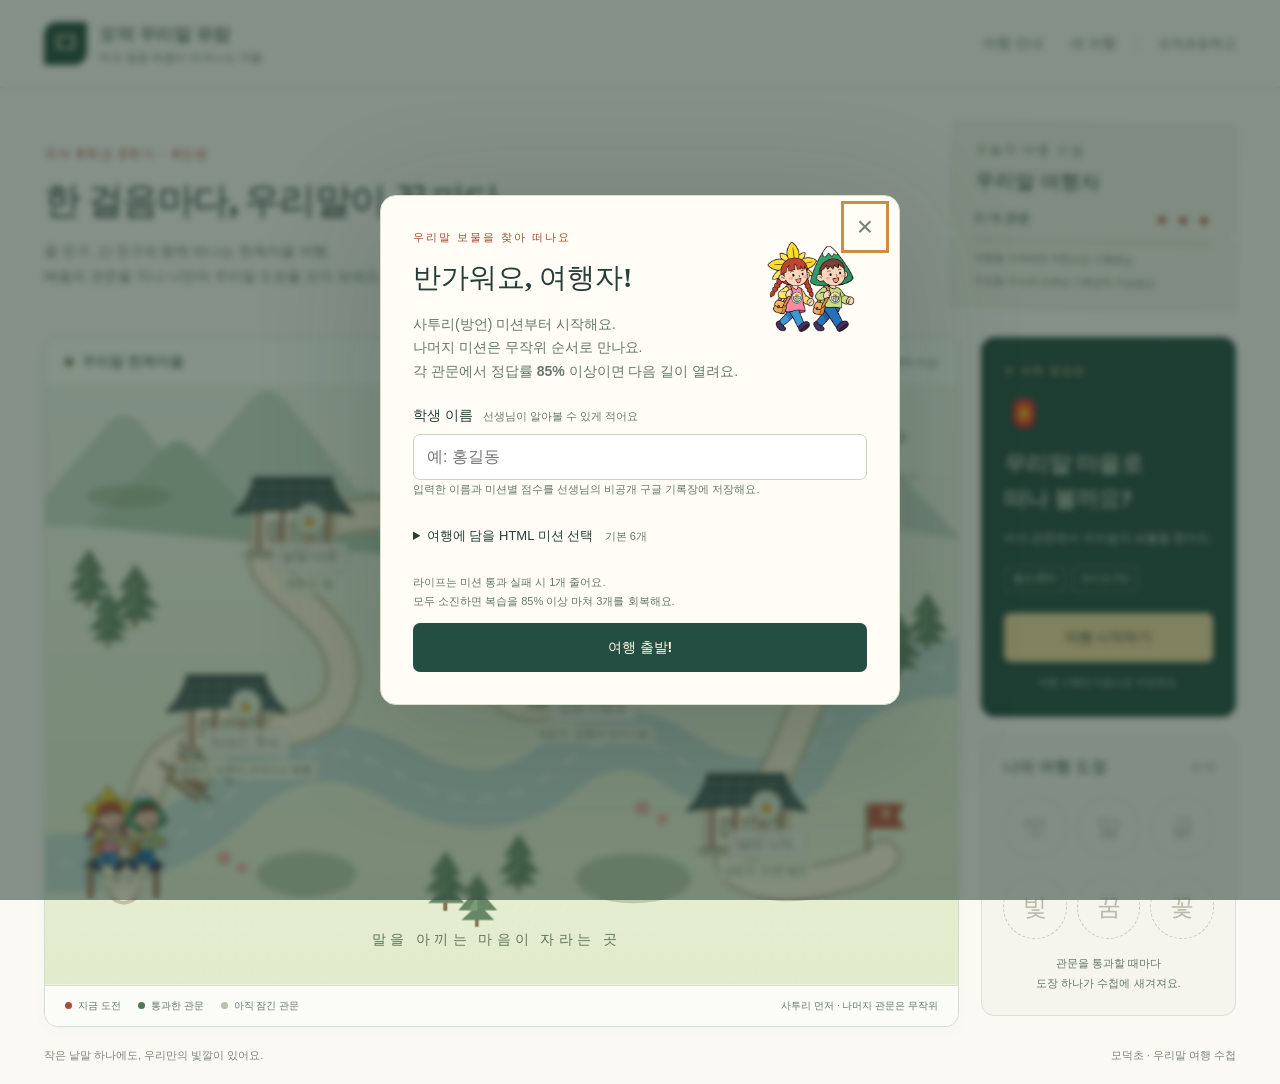
<file: index.html>
<!doctype html>
<html lang="ko">
<head>
  <meta charset="utf-8">
  <meta name="viewport" content="width=device-width,initial-scale=1">
  <meta name="theme-color" content="#244b43">
  <meta name="description" content="모덕초 친구들과 떠나는 우리말 한옥마을 모험. 사투리부터 미션을 풀고 정답률 85% 이상으로 여행 도장을 모아 보세요.">
  <meta property="og:title" content="모덕 우리말 유람 · 한옥마을 모험">
  <meta property="og:description" content="여섯 가지 우리말 미션, 라이프 3개! 관문을 통과하며 우리말 여행 도장을 모아요.">
  <meta property="og:url" content="https://junho1-commits.github.io/modeok-korean-village/">
  <meta property="og:image" content="https://junho1-commits.github.io/modeok-korean-village/%EB%AF%B8%EB%A6%AC%EB%B3%B4%EA%B8%B0.jpg">
  <title>모덕 우리말 유람 · 한옥마을 모험</title>
  <link rel="icon" href="assets/favicon.svg" type="image/svg+xml">
  <link rel="stylesheet" href="style.css">
  <script src="game-core.js?v=20261123-85-dialect-1" defer></script>
  <script src="score-config.js?v=20261123-85-dialect-1" defer></script>
  <script src="score-sync.js?v=20261123-85-dialect-1" defer></script>
  <script src="game.js?v=20261123-85-dialect-1" defer></script>
</head>
<body>
  <header class="topbar">
    <a class="brand" href="./" aria-label="모덕 우리말 유람 처음 화면"><span class="brand-symbol">ㅁ</span><span>모덕 <strong>우리말 유람</strong><small>여섯 빛깔 배움이 피어나는 마을</small></span></a>
    <nav class="top-actions" aria-label="여행 메뉴"><button id="help-btn" class="quiet">여행 안내</button><button id="new-btn" class="quiet">새 여행</button><span class="school-name">모덕초등학교</span></nav>
  </header>
  <main>
    <section class="intro">
      <div><p class="eyebrow">국어 6학년 2학기 · 4단원</p><h1>한 걸음마다,<br class="mobile-break"> 우리말이 꽃피다.</h1><p class="intro-copy">꽃 친구, 산 친구와 함께 떠나는 한옥마을 여행.<br>배움의 관문을 지나 나만의 우리말 도장을 모아 보세요.</p></div>
      <div class="travel-ticket"><span class="ticket-label">오늘의 여행 수첩</span><strong id="traveler-name">우리말 여행자</strong><div class="ticket-stats"><span id="progress-label">0 / 6 관문</span><span id="hearts" aria-label="남은 라이프 3개">♥ ♥ ♥</span></div><div class="meter"><span id="progress-bar"></span></div><small id="save-state" role="status">여행을 시작하면 자동으로 기록해요</small><small data-score-status role="status">미션을 마치면 선생님 기록장에 저장해요</small><button id="score-retry" class="quiet" hidden>기록 다시 저장</button></div>
    </section>
    <section class="journey-layout" aria-label="우리말 여행 지도">
      <div class="map-card">
        <div class="map-heading"><span><i></i> 우리말 한옥마을</span><span class="map-guide">길을 따라 하나씩, 정답률 85% 이상</span></div>
        <div class="map-scroll"><div class="map-world" id="map-world">
          <svg class="landscape" viewBox="0 0 1100 720" role="img" aria-label="산과 시냇물, 한옥 여섯 채가 있는 우리말 마을 지도">
            <defs>
              <linearGradient id="paper" x2="0" y2="1"><stop stop-color="#f0f5e9"/><stop offset="1" stop-color="#e2eccc"/></linearGradient>
              <pattern id="texture" width="19" height="19" patternUnits="userSpaceOnUse"><circle cx="2" cy="3" r=".7" fill="#527253" opacity=".08"/><circle cx="12" cy="15" r=".6" fill="#527253" opacity=".07"/></pattern>
              <symbol id="pine" viewBox="0 0 70 92"><path d="M34 87V35" stroke="#766844" stroke-width="6"/><path d="M35 0 12 35h13L4 60h22L9 76h53L47 60h20L45 35h12Z" fill="#587c5c"/><path d="M35 9 25 36h10L20 61h15V76" fill="#6e946d"/></symbol>
              <symbol id="house" viewBox="0 0 150 125"><ellipse cx="77" cy="115" rx="68" ry="9" fill="#405940" opacity=".12"/><path d="M25 60h101v49H25Z" fill="#fcf4de" stroke="#a68b69" stroke-width="2"/><path d="M34 61v47m28-47v47m32-47v47m24-47v47" stroke="#8b6549" stroke-width="5"/><path d="M18 111h116v6H18Z" fill="#acb4a1"/><path d="M45 75h12v22H45Zm27 0h14v33H72Zm29 0h12v22h-12Z" fill="#c7d6c0" stroke="#987657" stroke-width="2"/><path d="M3 65Q17 58 29 24h91q13 32 28 41Q78 54 3 65Z" fill="#435b5a" stroke="#334744" stroke-width="3"/><path d="M24 48h105M31 33h91M16 58h120" stroke="#71837a" stroke-width="2"/><path d="m42 25-5 34m23-34-3 34m22-34v34m18-34 3 34m16-34 6 34" stroke="#334744" stroke-width="2"/><path d="M28 23h93" stroke="#334744" stroke-width="5" stroke-linecap="round"/></symbol>
              <symbol id="flower" viewBox="0 0 30 30"><g fill="#e9a2a2"><circle cx="15" cy="7" r="6"/><circle cx="23" cy="13" r="6"/><circle cx="20" cy="23" r="6"/><circle cx="9" cy="23" r="6"/><circle cx="6" cy="13" r="6"/></g><circle cx="15" cy="15" r="4" fill="#f7d77c"/></symbol>
            </defs>
            <rect width="1100" height="720" fill="url(#paper)"/>
            <path d="M-30 166 76 44q20-21 41 2l49 63 80-92q22-25 45 1l100 125 69-68q20-24 39 1l81 105Z" fill="#c9dbc8"/><path d="m52 168 90-93q18-20 40 2l116 134 72-75q22-21 45 2l46 69Z" fill="#b5cfb6"/>
            <path d="m691 116 88-101q19-18 37 3l120 131 51-58q18-16 32 3l88 91Z" fill="#c6d9c8"/>
            <path d="M-60 570Q120 592 220 495t220-21q99 50 177-14t151-8q119 73 163-28t232-85" fill="none" stroke="#c1d9d2" stroke-width="70"/><path d="M-60 570Q120 592 220 495t220-21q99 50 177-14t151-8q119 73 163-28t232-85" fill="none" stroke="#e6f4e8" stroke-width="3" stroke-dasharray="19 18"/>
            <path d="M95 602C121 550 102 458 170 431S351 437 359 352S225 229 278 190S493 123 529 214S495 415 643 373S700 210 839 200S1003 231 947 326S905 443 840 533S971 605 1010 566" fill="none" stroke="#c1bda0" stroke-width="43" stroke-linecap="round"/>
            <path id="travel-path" d="M95 602C121 550 102 458 170 431S351 437 359 352S225 229 278 190S493 123 529 214S495 415 643 373S700 210 839 200S1003 231 947 326S905 443 840 533S971 605 1010 566" fill="none" stroke="#faf1d9" stroke-width="34" stroke-linecap="round"/>
            <path d="m153 456 41 31m-49-19 41 31m-32-46 42 31m-35-41 41 31" stroke="#a88962" stroke-width="7"/><path d="m137 451 64 48m-40-70 64 47" stroke="#856d4f" stroke-width="4"/>
            <g opacity=".9"><use href="#pine" x="49" y="244" width="55" height="76"/><use href="#pine" x="78" y="211" width="62" height="86"/><use href="#pine" x="24" y="193" width="58" height="80"/><use href="#pine" x="411" y="75" width="56" height="80"/><use href="#pine" x="442" y="53" width="58" height="80"/><use href="#pine" x="638" y="142" width="56" height="78"/><use href="#pine" x="670" y="123" width="65" height="90"/><use href="#pine" x="997" y="270" width="62" height="86"/><use href="#pine" x="1035" y="245" width="56" height="78"/><use href="#pine" x="454" y="557" width="58" height="80"/><use href="#pine" x="495" y="584" width="52" height="72"/><use href="#pine" x="543" y="535" width="56" height="80"/></g>
            <g id="village-houses"></g>
            <g fill="#8ca780" opacity=".5"><ellipse cx="315" cy="587" rx="60" ry="27"/><ellipse cx="709" cy="592" rx="70" ry="30"/><ellipse cx="102" cy="132" rx="52" ry="14"/></g>
            <g><use href="#flower" x="207" y="558" width="18" height="18"/><use href="#flower" x="230" y="572" width="14" height="14"/><use href="#flower" x="463" y="248" width="20" height="20"/><use href="#flower" x="481" y="273" width="13" height="13"/><use href="#flower" x="711" y="498" width="18" height="18"/><use href="#flower" x="737" y="513" width="14" height="14"/><use href="#flower" x="970" y="110" width="19" height="19"/><use href="#flower" x="945" y="125" width="14" height="14"/></g>
            <g transform="translate(55 567)"><path d="M0 48V9m79 39V9" stroke="#94684b" stroke-width="7"/><path d="M-10 11Q40 3 89 11L77 0H2Z" fill="#405f59"/><rect x="13" y="12" width="52" height="23" rx="3" fill="#fff7de" stroke="#ad9671"/><text x="39" y="28" text-anchor="middle" fill="#526251" font-size="12" font-weight="bold">마을 입구</text></g>
            <g transform="translate(976 500)"><path d="M15 60V2" stroke="#957750" stroke-width="4"/><path d="M17 2h43l-9 15 9 15H17Z" fill="#b95440"/><path d="M32 10h10m-5 0v12m-5-6h10" stroke="#fff1c9" stroke-width="2"/></g>
            <text x="544" y="671" text-anchor="middle" fill="#60765b" font-size="17" font-family="serif" letter-spacing="5">말을 아끼는 마음이 자라는 곳</text>
            <rect width="1100" height="720" fill="url(#texture)" pointer-events="none"/>
          </svg>
          <div id="map-stops"></div><div class="travelers" id="travelers"><img src="assets/travelers.png" alt="꽃 모자와 산 모자를 쓴 모덕초 여행 친구들"><span>함께 가자!</span></div>
          <div class="map-compass" aria-hidden="true">✧<small>우리말 따라</small></div>
        </div></div>
        <div class="map-legend"><span><i class="legend-dot current"></i>지금 도전</span><span><i class="legend-dot cleared"></i>통과한 관문</span><span><i class="legend-dot locked"></i>아직 잠긴 관문</span><span class="legend-note">사투리 먼저 · 나머지 관문은 무작위</span></div>
      </div>
      <aside class="sidebar">
        <div class="next-card"><p class="eyebrow" id="next-kicker">첫 번째 발걸음</p><div class="place-icon" aria-hidden="true">🏮</div><h2 id="next-title">우리말 마을로<br>떠나 볼까요?</h2><p id="next-desc">여섯 관문에서 우리말의 보물을 찾아요.</p><div class="rule-chips"><span>통과 85%</span><span>라이프 3개</span></div><button class="primary" id="continue-btn">여행 시작하기</button><p class="checkpoint-note" id="checkpoint-note">여행 기록은 자동으로 저장돼요.</p></div>
        <div class="stamps-card"><div class="section-heading"><h2>나의 여행 도장</h2><span id="stamp-count">0 / 6</span></div><div class="stamps" id="stamps"></div><p>관문을 통과할 때마다<br>도장 하나가 수첩에 새겨져요.</p></div>
      </aside>
    </section>
    <footer class="page-footer"><span>작은 낱말 하나에도, 우리만의 빛깔이 있어요.</span><span>모덕초 · 우리말 여행 수첩</span></footer>
  </main>
  <dialog id="welcome-dialog" aria-labelledby="welcome-title"><form id="welcome-form"><button class="dialog-close" type="button" data-close="welcome-dialog" aria-label="닫기">×</button><img class="welcome-mascots" src="assets/travelers.png" alt="모덕초 여행 친구들"><p class="eyebrow">우리말 보물을 찾아 떠나요</p><h2 id="welcome-title">반가워요, 여행자!</h2><p>사투리(방언) 미션부터 시작해요.<br>나머지 미션은 무작위 순서로 만나요.<br>각 관문에서 <strong>정답률 85% 이상</strong>이면 다음 길이 열려요.</p><label class="name-label" for="nickname">학생 이름 <small>선생님이 알아볼 수 있게 적어요</small></label><input id="nickname" name="studentName" maxlength="16" placeholder="예: 홍길동" autocomplete="off" required aria-describedby="name-notice"><p id="name-notice" class="small-note">입력한 이름과 미션별 점수를 선생님의 비공개 구글 기록장에 저장해요.</p><details class="mission-choice"><summary>여행에 담을 HTML 미션 선택 <span>기본 6개</span></summary><div id="mission-options"></div></details><p class="small-note">라이프는 미션 통과 실패 시 1개 줄어요.<br>모두 소진하면 복습을 85% 이상 마쳐 3개를 회복해요.</p><button type="submit" class="primary">여행 출발!</button><p id="welcome-error" role="alert"></p></form></dialog>
  <dialog id="identity-dialog" aria-labelledby="identity-title"><form id="identity-form"><p class="eyebrow">이어 하던 여행이 있어요</p><h2 id="identity-title">학생 이름을 알려 주세요.</h2><p>도장과 라이프는 이어 가요.<br>지금부터 마치는 미션의 이름과 점수를 선생님의 비공개 구글 기록장에 저장해요.</p><label class="name-label" for="student-name">학생 이름</label><input id="student-name" maxlength="16" placeholder="예: 홍길동" autocomplete="off" required><p id="identity-error" role="alert"></p><button class="primary" type="submit">이 이름으로 이어 하기</button></form></dialog>
  <dialog id="help-dialog" aria-labelledby="help-title"><button class="dialog-close" data-close="help-dialog" aria-label="닫기">×</button><p class="eyebrow">우리말 여행 길잡이</p><h2 id="help-title">천천히 배워도 괜찮아요.</h2><ol class="help-list"><li>원하는 HTML 자료를 골라 여행을 시작해요. 사투리(방언)를 선택하면 첫 관문이 되고 나머지 미션은 무작위로 정해져요.</li><li>현재 관문을 눌러 자료 안의 퀴즈를 끝까지 풀어요. 최소 10문제이며, 엽전 등 보너스 점수는 통과 판정에 쓰지 않아요.</li><li>정답률이 <strong>85% 이상</strong>이면 도장을 받고 다음 길이 열려요. 25문제는 22개 이상 맞혀야 해요.</li><li>85% 미만이면 라이프가 하나 줄어요. 0개일 때는 현재 관문을 복습하여 85% 이상을 얻으면 라이프 3개가 회복돼요. 이후 정식 도전으로 통과해요.</li><li>지도 버튼으로 돌아와도 기록은 남아요. 같은 기기·크롬 프로필·사이트 주소에서 이어 할 수 있어요. 시크릿 모드나 브라우저 기록 삭제 시에는 기록이 지워질 수 있어요.</li></ol><button class="primary" data-close="help-dialog">알겠어요</button></dialog>
  <dialog id="reset-dialog" aria-labelledby="reset-title"><p class="eyebrow">새로운 여행 준비</p><h2 id="reset-title">처음부터 새로 떠날까요?</h2><p>현재 기기의 도장, 라이프, 풀이 기록이 초기화돼요.<br>선생님 기록장에 저장된 점수와 전송 대기 기록은 남아요.<br>다른 학생이라면 새 여행에서 자신의 이름을 입력해요.</p><div class="button-row"><button class="secondary" data-close="reset-dialog">계속 이어 하기</button><button class="primary" id="confirm-reset">새 여행 준비</button></div></dialog>
  <dialog id="mission-dialog" aria-labelledby="mission-title"><div class="mission-toolbar"><div><span id="mission-mode">우리말 관문</span><h2 id="mission-title"></h2></div><span id="mission-target">통과 기준 85%</span><button id="map-return" class="secondary">지도에 저장하고 돌아가기</button></div><div class="mission-loading" id="mission-loading" role="status">미션을 준비하고 있어요…</div><iframe id="mission-frame" title="우리말 HTML 미션" src="about:blank" allow="autoplay" sandbox="allow-scripts allow-same-origin allow-modals allow-forms allow-pointer-lock"></iframe><div id="result-panel" class="result-panel" hidden><div class="result-inner"><p class="eyebrow" id="result-kicker"></p><div class="result-emblem" id="result-emblem">✿</div><h2 id="result-title"></h2><p id="result-detail"></p><p class="result-number" id="result-number"></p><p id="result-message"></p><p class="small-note" data-score-status role="status"></p><div class="result-actions"><button id="result-next" class="primary"></button><button id="review-answers" class="secondary">풀이 살펴보기</button><button id="result-map" class="quiet">지도로 돌아가기</button></div></div></div><div class="mission-bottom"><span>미션을 끝까지 풀면 결과가 자동으로 지도에 기록돼요.</span><button id="show-result" class="quiet" hidden>기록된 결과 보기</button></div></dialog>
  <div id="toast" class="toast" role="status" hidden></div>
</body>
</html>
</file>
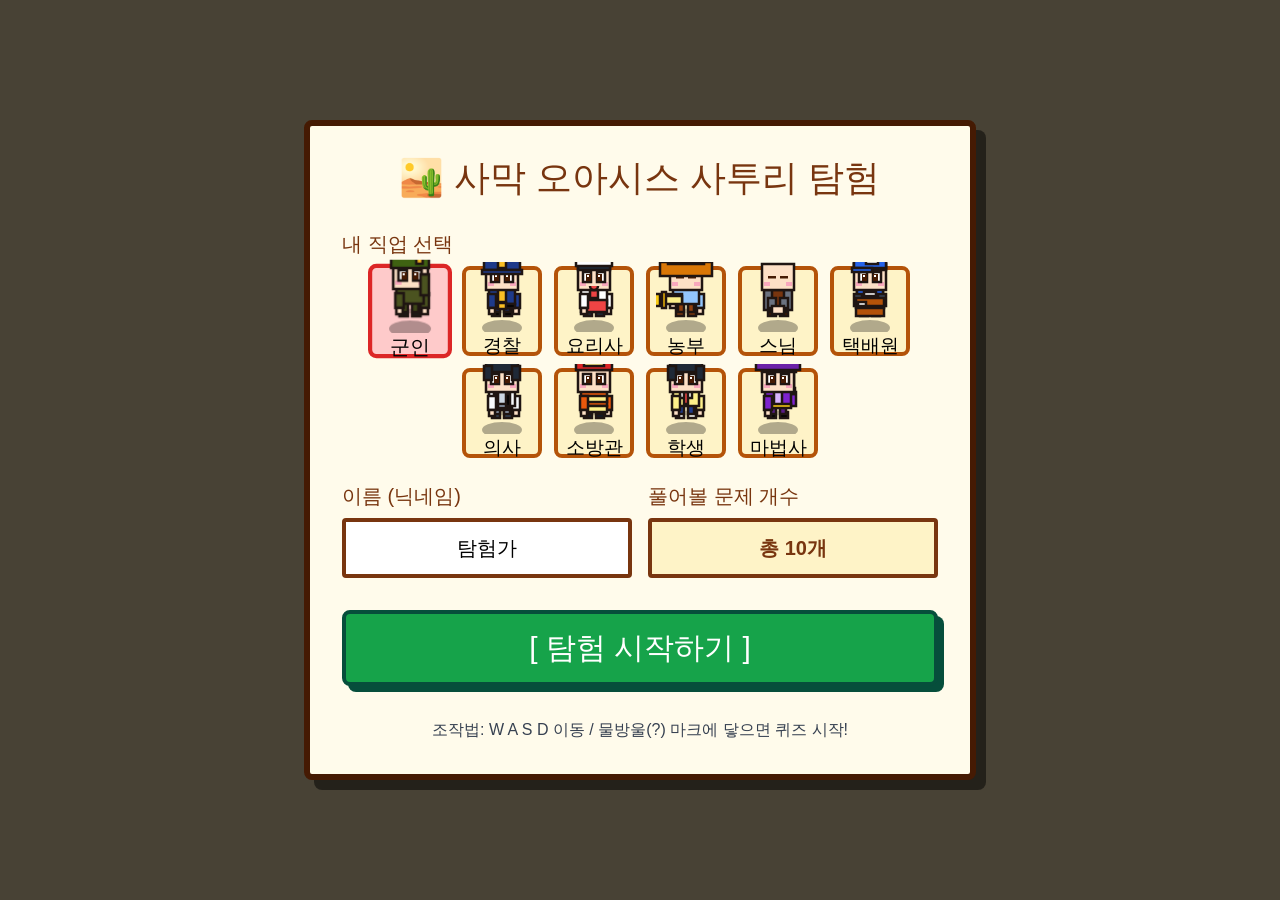
<file: missions/dialect.html>
<!DOCTYPE html>
<html lang="ko">
<head>
    <meta charset="UTF-8">
    <meta name="viewport" content="width=device-width, initial-scale=1.0">
    <title>재밌는 우리나라 사투리퀴즈 - 사막 오아시스 탐험</title>
    <script src="../vendor/tailwind.js"></script>
    <style>
        @font-face {
            font-family: 'DungGeunMo';
            src: local("Malgun Gothic") format('woff');
            font-weight: normal;
            font-style: normal;
        }
        body {
            margin: 0;
            overflow: hidden;
            font-family: 'DungGeunMo', sans-serif;
            background-color: #2c3e50;
            user-select: none;
        }
        .font-pixel { font-family: 'DungGeunMo', sans-serif; }
        
        #game-container {
            position: relative;
            width: 100vw;
            height: 100vh;
            display: flex;
            justify-content: center;
            align-items: center;
            background-color: #1a252c; 
        }
        
        #gameCanvas {
            display: block;
            box-shadow: 0 0 0 4px #000, 0 0 20px rgba(0,0,0,0.8);
            background-color: #f3dfb3; /* 사막 모래 배경 */
            image-rendering: pixelated;
        }

        /* UI Overlays */
        .overlay {
            position: absolute;
            top: 0; left: 0; width: 100%; height: 100%;
            display: flex;
            justify-content: center;
            align-items: center;
            background: rgba(0,0,0,0.7);
            z-index: 100;
        }
        .hidden { display: none !important; }

        .retro-box {
            background-color: #fffbeb;
            border: 6px solid #451a03;
            box-shadow: 10px 10px 0px rgba(0,0,0,0.5);
            padding: 2rem;
            border-radius: 8px;
        }

        /* 캐릭터 선택 라디오 버튼 스타일 */
        .char-radio { display: none; }
        .char-label {
            display: inline-flex;
            flex-direction: column;
            justify-content: center;
            align-items: center;
            width: 80px; height: 90px; 
            font-size: 1.2rem;
            background-color: #fef3c7;
            border: 4px solid #b45309;
            border-radius: 8px;
            cursor: pointer;
            transition: all 0.1s;
        }
        .char-label:hover { background-color: #fde68a; }
        .char-radio:checked + .char-label { 
            border-color: #dc2626; 
            background-color: #fecaca; 
            transform: scale(1.05);
        }
        .char-icon { font-size: 2rem; margin-bottom: 5px; }

        .retro-btn {
            background-color: #16a34a;
            color: white;
            border: 4px solid #064e3b;
            box-shadow: 6px 6px 0px #064e3b;
            cursor: pointer;
            transition: all 0.1s;
            border-radius: 8px;
        }
        .retro-btn:active {
            transform: translate(6px, 6px);
            box-shadow: 0px 0px 0px #064e3b;
        }

        /* 캔버스 꽉 차게 설정 */
        #gameCanvas {
            display: block;
            width: 100vw;
            height: 100vh;
            background-color: #f3dfb3;
            image-rendering: pixelated;
        }

        .quiz-grid {
            display: grid;
            grid-template-columns: 1fr 1fr;
            gap: 15px;
            width: 100%;
            margin: 20px auto 0;
        }

        .quiz-btn {
            background-color: #fff;
            border: 4px solid #451a03;
            box-shadow: 4px 4px 0px #451a03;
            padding: 15px 10px;
            font-size: 1.3rem;
            color: #451a03;
            cursor: pointer;
            transition: all 0.1s;
            display: flex;
            align-items: center;
            justify-content: center;
            border-radius: 8px;
        }
        
        .quiz-btn:hover {
            background-color: #f3f4f6;
            transform: translate(-2px, -2px);
            box-shadow: 6px 6px 0px #451a03;
        }

        .quiz-btn.active {
            background-color: #fef08a;
            transform: translate(4px, 4px);
            box-shadow: 0px 0px 0px #451a03;
        }
        
        .correct-anim { background-color: #4ade80 !important; color: white !important; border-color: #14532d !important; }
        .wrong-anim { background-color: #f87171 !important; color: white !important; border-color: #7f1d1d !important; }

    </style>
<style>.hidden{display:none!important}button:focus-visible{outline:3px solid #b77142;outline-offset:3px}</style>
</head>
<body>

    <div id="game-container">
        <canvas id="gameCanvas"></canvas>
        
        <!-- HUD -->
        <div id="hud" class="absolute top-4 left-4 text-white font-pixel text-2xl drop-shadow-[2px_2px_0_rgba(0,0,0,1)] hidden">
            <div>남은 문제: <span id="hud-remain" class="text-yellow-400">0</span>개</div>
            <div>맞춘 문제: <span id="hud-score" class="text-green-400">0</span>개</div>
        </div>

        <!-- 1. 시작 화면 -->
        <div id="start-screen" class="overlay">
            <div class="retro-box max-w-2xl w-full text-center flex flex-col gap-6">
                <h1 class="font-pixel text-4xl text-amber-900 mb-2">🏜️ 사막 오아시스 사투리 탐험</h1>
                
                <div class="text-left">
                    <label class="block text-amber-900 font-pixel text-xl mb-2">내 직업 선택</label>
                    <div class="flex flex-wrap justify-center gap-3">
                        <input type="radio" name="character" id="c-soldier" value="soldier" class="char-radio" checked>
                        <label for="c-soldier" class="char-label"><canvas id="preview-soldier" width="60" height="70"></canvas>군인</label>
                        
                        <input type="radio" name="character" id="c-police" value="police" class="char-radio">
                        <label for="c-police" class="char-label"><canvas id="preview-police" width="60" height="70"></canvas>경찰</label>
                        
                        <input type="radio" name="character" id="c-chef" value="chef" class="char-radio">
                        <label for="c-chef" class="char-label"><canvas id="preview-chef" width="60" height="70"></canvas>요리사</label>
                        
                        <input type="radio" name="character" id="c-farmer" value="farmer" class="char-radio">
                        <label for="c-farmer" class="char-label"><canvas id="preview-farmer" width="60" height="70"></canvas>농부</label>
                        
                        <input type="radio" name="character" id="c-monk" value="monk" class="char-radio">
                        <label for="c-monk" class="char-label"><canvas id="preview-monk" width="60" height="70"></canvas>스님</label>
                        
                        <input type="radio" name="character" id="c-delivery" value="delivery" class="char-radio">
                        <label for="c-delivery" class="char-label"><canvas id="preview-delivery" width="60" height="70"></canvas>택배원</label>

                        <input type="radio" name="character" id="c-doctor" value="doctor" class="char-radio">
                        <label for="c-doctor" class="char-label"><canvas id="preview-doctor" width="60" height="70"></canvas>의사</label>

                        <input type="radio" name="character" id="c-firefighter" value="firefighter" class="char-radio">
                        <label for="c-firefighter" class="char-label"><canvas id="preview-firefighter" width="60" height="70"></canvas>소방관</label>

                        <input type="radio" name="character" id="c-student" value="student" class="char-radio">
                        <label for="c-student" class="char-label"><canvas id="preview-student" width="60" height="70"></canvas>학생</label>

                        <input type="radio" name="character" id="c-wizard" value="wizard" class="char-radio">
                        <label for="c-wizard" class="char-label"><canvas id="preview-wizard" width="60" height="70"></canvas>마법사</label>
                    </div>
                </div>

                <div class="flex gap-4">
                    <div class="text-left flex-1">
                        <label class="block text-amber-900 font-pixel text-xl mb-2">이름 (닉네임)</label>
                        <input type="text" id="nickname" class="w-full border-4 border-amber-900 p-3 outline-none font-pixel text-xl text-center rounded" placeholder="이름 입력" value="탐험가">
                    </div>
                    <div class="text-left flex-1">
                        <label class="block text-amber-900 font-pixel text-xl mb-2">풀어볼 문제 개수</label>
                        <div class="w-full bg-amber-100 border-4 border-amber-900 p-3 outline-none font-pixel text-xl text-center font-bold rounded text-amber-900">
                            총 10개
                        </div>
                    </div>
                </div>

                <button id="btn-start" class="w-full retro-btn font-pixel text-3xl py-4 mt-2">
                    [ 탐험 시작하기 ]
                </button>
                <p class="text-base text-gray-700 font-pixel mt-2 text-center">조작법: W A S D 이동 / 물방울(?) 마크에 닿으면 퀴즈 시작!</p>
            </div>
        </div>

        <!-- 2. 퀴즈 화면 -->
        <div id="quiz-screen" class="overlay hidden">
            <div class="retro-box w-full max-w-2xl text-center bg-amber-50">
                <div class="bg-amber-900 text-white font-pixel text-3xl py-6 px-6 mb-6 border-4 border-amber-700 rounded-lg shadow-[4px_4px_0_0_rgba(0,0,0,0.3)]">
                    "<span id="quiz-word" class="text-yellow-400 text-4xl mx-2"></span>" 은(는) 뭘까요?
                </div>
                
                <div class="quiz-grid font-pixel">
                    <div class="quiz-btn" id="ans-0" onclick="handleAnswer(0)"><span class="ans-text"></span></div>
                    <div class="quiz-btn" id="ans-1" onclick="handleAnswer(1)"><span class="ans-text"></span></div>
                    <div class="quiz-btn" id="ans-2" onclick="handleAnswer(2)"><span class="ans-text"></span></div>
                    <div class="quiz-btn" id="ans-3" onclick="handleAnswer(3)"><span class="ans-text"></span></div>
                </div>
                <p class="mt-6 text-amber-900 font-pixel text-lg font-bold">▶ 마우스로 정답을 선택하세요!</p>
            </div>
        </div>

        <!-- 3. 결과 화면 -->
        <div id="end-screen" class="overlay hidden">
            <div class="retro-box max-w-2xl w-full text-center flex flex-col items-center">
                <h1 class="font-pixel text-4xl text-amber-900 mb-6 animate-bounce">🎉 다 깼어요!! 🎉</h1>
                
                <div class="flex flex-wrap md:flex-nowrap w-full gap-4 mb-6">
                    <!-- 좌측: 캐릭터와 성적 -->
                    <div class="flex-1 bg-amber-50 p-4 border-4 border-amber-200 rounded flex flex-col items-center justify-center shadow-[2px_2px_0_0_#d97706]">
                        <canvas id="result-char-canvas" width="100" height="120" class="mb-2"></canvas>
                        <p class="text-xl font-pixel mb-2 text-gray-800"><strong id="res-name" class="text-blue-600"></strong> 님의 기록</p>
                        <div class="text-2xl font-pixel text-black mb-2">
                            맞힌 문제: <span id="res-score" class="text-green-600 text-4xl"></span> / <span id="res-total"></span>
                        </div>
                        <div class="text-xl font-pixel text-gray-700">
                            걸린 시간: <span id="res-time" class="text-red-500 text-3xl font-bold"></span> 초
                        </div>
                    </div>

                    <!-- 우측: 오답 노트 -->
                    <div class="flex-1 bg-amber-50 p-4 border-4 border-amber-200 rounded flex flex-col shadow-[2px_2px_0_0_#d97706]">
                        <h2 class="font-pixel text-xl text-amber-900 mb-3 border-b-2 border-amber-200 pb-2">📝 오답 노트</h2>
                        <div id="wrong-answers-list" class="overflow-y-auto max-h-56 font-pixel text-sm flex flex-col gap-2 w-full">
                            <!-- JS로 오답 목록이 들어갑니다 -->
                        </div>
                    </div>
                </div>

                <button id="btn-restart" class="w-full retro-btn bg-red-500 border-red-900 font-pixel text-3xl py-4 hover:bg-red-400">
                    [ 다시 하기 ]
                </button>
            </div>
        </div>

    </div>

    <script>
        // --- 1. 사투리 데이터 ---
        const allDialects = [
            { word: "잠온다", meaning: "졸리다" }, { word: "땡초", meaning: "매운고추" },
            { word: "쎄하다", meaning: "싸하다" }, { word: "기럭지", meaning: "길이" },
            { word: "밀대", meaning: "대걸레" }, { word: "폭싹", meaning: "매우/완전히" },
            { word: "문때다", meaning: "문지르다" }, { word: "아지매", meaning: "아주머니" },
            { word: "모지라다", meaning: "모자라다" }, { word: "꼬부랑하다", meaning: "꼬불꼬불하다" },
            { word: "천지빼까리", meaning: "엄청많다" }, { word: "정지", meaning: "부엌" },
            { word: "정구지", meaning: "부추" }, { word: "찌짐", meaning: "부침개" },
            { word: "봉다리", meaning: "봉지 / 비닐봉지" }, { word: "방구", meaning: "방귀" },
            { word: "소꿉장난", meaning: "소꿉놀이" }, { word: "다라이", meaning: "대야" },
            { word: "호치키스", meaning: "스테이플러" }, { word: "꼬시다", meaning: "꾀어내다" },
            { word: "낑기다", meaning: "끼다" }, { word: "단디", meaning: "정확하게,꼼꼼하게" },
            { word: "디다", meaning: "힘들다" }, { word: "새그럽다", meaning: "음식이 시다" },
            { word: "데피다", meaning: "데우다" }, { word: "쪼매만", meaning: "조금만" },
            { word: "단술", meaning: "식혜" }, { word: "추접다", meaning: "더럽다" },
            { word: "강냉이", meaning: "옥수수" }, { word: "삐누", meaning: "비누" },
            { word: "꼬추장", meaning: "고추장" }
        ];

        // --- 2. 게임 변수 설정 ---
        const canvas = document.getElementById('gameCanvas');
        let ctx = canvas.getContext('2d');
        
        let gameState = 'start'; 
        let score = 0;
        let totalQuestions = 10;
        let selectedQuestions = [];
        
        // 맵 설정 (탁 트인 사막)
        const tileSize = 60; 
        let mazeCols = 40; 
        let mazeRows = 30;
        let maze = []; // 0: 모래, 1: 붉은바위, 2: 선인장, 3: 오아시스 풀, 4: 야자수, 6: 물(오아시스)
        
        // 카메라 (화면 스크롤용)
        let camera = { x: 0, y: 0 };

        // 맵 장식 (전갈, 뱀)
        let animals = [];

        // 플레이어 상태
        let player = {
            x: tileSize * 20, y: tileSize * 15,
            w: 32, h: 48,
            speed: 6.0, 
            job: 'soldier',
            name: '탐험가',
            isMoving: false,
            dir: 'down' // 바라보는 방향
        };

        let keys = { w: false, a: false, s: false, d: false };
        let items = []; // 보물상자(퀴즈)
        let currentQuiz = null;
        let isAnswering = false;

        let startTime = 0;
        let wrongAnswers = [];

        // 화면 크기에 맞게 캔버스 사이즈 조정
        function resizeCanvas() {
            canvas.width = window.innerWidth;
            canvas.height = window.innerHeight;
        }
        window.addEventListener('resize', resizeCanvas);
        resizeCanvas();

        // --- 3. UI 바인딩 ---
        const uiStart = document.getElementById('start-screen');
        const uiQuiz = document.getElementById('quiz-screen');
        const uiEnd = document.getElementById('end-screen');
        const uiHud = document.getElementById('hud');

        // 캐릭터 썸네일(미리보기) 캔버스에 그리기
        window.addEventListener('load', () => {
            const jobs = ['soldier', 'police', 'chef', 'farmer', 'monk', 'delivery', 'doctor', 'firefighter', 'student', 'wizard'];
            jobs.forEach(job => {
                const pCanvas = document.getElementById('preview-' + job);
                if(pCanvas) {
                    const pCtx = pCanvas.getContext('2d');
                    let tempCtx = ctx; 
                    ctx = pCtx; // 임시로 ctx 변경
                    drawCharacter(30, 50, job, false, "");
                    ctx = tempCtx; // 원상 복구
                }
            });
        });

        document.getElementById('btn-start').addEventListener('click', startGame);
        document.getElementById('btn-restart').addEventListener('click', () => location.reload());

        function shuffle(array) {
            let currentIndex = array.length, randomIndex;
            while (currentIndex !== 0) {
                randomIndex = Math.floor(Math.random() * currentIndex);
                currentIndex--;
                [array[currentIndex], array[randomIndex]] = [array[randomIndex], array[currentIndex]];
            }
            return array;
        }

        // --- 4. 오픈월드 사막 맵 생성 ---
        function generateDesertMap() {
            animals = [];
            // 모두 모래(0)로 초기화
            maze = Array(mazeRows).fill(null).map(() => Array(mazeCols).fill(0));
            
            // 중앙 상단 오아시스 만들기
            let oasisX = Math.floor(mazeCols / 2);
            let oasisY = 6;
            
            for(let r=0; r<mazeRows; r++) {
                for(let c=0; c<mazeCols; c++) {
                    let dist = Math.hypot(r - oasisY, c - oasisX);
                    
                    if (dist < 2.5) {
                        maze[r][c] = 6; // 6: 일렁이는 물 (오아시스 중앙)
                    } else if (dist < 4.5) {
                        maze[r][c] = 3; // 3: 오아시스 주변 풀밭
                    } else if (dist < 6) {
                        maze[r][c] = 4; // 4: 풀밭 외곽의 야자수
                    } else {
                        // 맵 전체에 바위와 선인장 랜덤 흩뿌리기 (군락 형태)
                        let noise = Math.sin(r * 0.5) + Math.cos(c * 0.5) + Math.random();
                        if (noise > 1.8) {
                            maze[r][c] = 1; // 층층이 붉은 바위
                        } else if (Math.random() < 0.08) {
                            maze[r][c] = 2; // 선인장
                        } else if (Math.random() < 0.02) {
                            maze[r][c] = 5; // 동물 뼈다귀 장식
                        }

                        // 전갈이나 뱀 랜덤 생성
                        if (Math.random() < 0.03 && maze[r][c] !== 1) {
                            animals.push({
                                x: c * tileSize + Math.random() * tileSize,
                                y: r * tileSize + Math.random() * tileSize,
                                type: Math.random() > 0.5 ? 'scorpion' : 'snake',
                                offset: Math.random() * 100
                            });
                        }
                    }
                }
            }
            
            // 맵 테두리는 바위로 막기
            for(let i=0; i<mazeCols; i++) { maze[0][i] = 1; maze[mazeRows-1][i] = 1; }
            for(let i=0; i<mazeRows; i++) { maze[i][0] = 1; maze[i][mazeCols-1] = 1; }
        }

        function placeItems() {
            items = [];
            let floorTiles = [];
            for(let r=2; r<mazeRows-2; r++) {
                for(let c=2; c<mazeCols-2; c++) {
                    // 나무나 바위 안에 생성되지 않도록 반경 1칸 이내에 장애물이 없는 '안전한 타일'만 탐색
                    let isSafe = true;
                    for(let dr=-1; dr<=1; dr++) {
                        for(let dc=-1; dc<=1; dc++) {
                            let tr = r + dr;
                            let tc = c + dc;
                            if (maze[tr] && maze[tr][tc] !== 0 && maze[tr][tc] !== 3) {
                                isSafe = false;
                            }
                        }
                    }
                    
                    if(isSafe && (maze[r][c] === 0 || maze[r][c] === 3)) { 
                        floorTiles.push({r, c});
                    }
                }
            }
            floorTiles = shuffle(floorTiles);

            for(let i=0; i<totalQuestions; i++) {
                let tile = floorTiles[i];
                items.push({
                    x: tile.c * tileSize + tileSize/2,
                    y: tile.r * tileSize + tileSize/2,
                    w: 40, h: 40,
                    active: true,
                    data: selectedQuestions[i]
                });
            }
        }

        function startGame() {
            player.name = document.getElementById('nickname').value || '탐험가';
            player.job = document.querySelector('input[name="character"]:checked').value;
            totalQuestions = 10; // 무조건 10개로 고정
            
            // 문제 설정
            selectedQuestions = shuffle([...allDialects]).slice(0, totalQuestions);

            generateDesertMap();
            placeItems();

            score = 0;
            startTime = Date.now();
            wrongAnswers = [];
            updateHud();
            
            uiStart.classList.add('hidden');
            uiHud.classList.remove('hidden');
            gameState = 'playing';
            
            // 플레이어 시작 위치 (오아시스 바로 아래 모래밭)
            player.x = Math.floor(mazeCols/2) * tileSize + tileSize/2;
            player.y = 12 * tileSize + tileSize/2;

            requestAnimationFrame(gameLoop);
        }

        // --- 5. 키 입력 및 충돌 처리 ---
        window.addEventListener('keydown', (e) => {
            const key = e.key.toLowerCase();
            if(['w', 'a', 's', 'd'].includes(key)) keys[key] = true;
        });

        window.addEventListener('keyup', (e) => {
            const key = e.key.toLowerCase();
            if(['w', 'a', 's', 'd'].includes(key)) keys[key] = false;
        });

        function isWall(x, y) {
            let col = Math.floor(x / tileSize);
            let row = Math.floor(y / tileSize);
            if(row < 0 || row >= mazeRows || col < 0 || col >= mazeCols) return true;
            // 1: 붉은바위, 4: 야자수, 6: 물 은 통과 불가 (선인장(2)은 통과 가능하게 유지)
            return [1, 4, 6].includes(maze[row][col]);
        }

        function updatePlayer() {
            let px = player.x;
            let py = player.y;
            player.isMoving = false;

            let dx = 0;
            let dy = 0;
            
            if (keys.w) { dy -= player.speed; player.dir = 'up'; }
            if (keys.s) { dy += player.speed; player.dir = 'down'; }
            if (keys.a) { dx -= player.speed; player.dir = 'left'; }
            if (keys.d) { dx += player.speed; player.dir = 'right'; }

            if (dx !== 0 || dy !== 0) player.isMoving = true;

            // 충돌 박스를 발끝(하단)으로 좁게 설정하여 모서리에 걸리는 현상 제거
            const hw = 12; // 충돌 너비 절반 (실제 폭 24px)
            const hh = 8;  // 충돌 높이 절반 (발부분)
            const yOff = 16; // 발쪽으로 충돌박스 내림

            // X축 미끄러짐(Wall Sliding) 처리
            if (dx !== 0) {
                let nextX = px + dx;
                if (!isWall(nextX - hw, py + yOff - hh) && !isWall(nextX + hw, py + yOff - hh) &&
                    !isWall(nextX - hw, py + yOff + hh) && !isWall(nextX + hw, py + yOff + hh)) {
                    px = nextX;
                }
            }

            // Y축 미끄러짐(Wall Sliding) 처리
            if (dy !== 0) {
                let nextY = py + dy;
                if (!isWall(px - hw, nextY + yOff - hh) && !isWall(px + hw, nextY + yOff - hh) &&
                    !isWall(px - hw, nextY + yOff + hh) && !isWall(px + hw, nextY + yOff + hh)) {
                    py = nextY;
                }
            }

            player.x = px;
            player.y = py;

            // 카메라 업데이트 (플레이어를 화면 중앙에)
            camera.x = player.x - canvas.width / 2;
            camera.y = player.y - canvas.height / 2;
            
            // 맵 밖으로 카메라가 안 나가게 제한
            camera.x = Math.max(0, Math.min(camera.x, mazeCols * tileSize - canvas.width));
            camera.y = Math.max(0, Math.min(camera.y, mazeRows * tileSize - canvas.height));

            // 아이템 충돌 체크
            for (let i = 0; i < items.length; i++) {
                let item = items[i];
                if (item.active && Math.abs(player.x - item.x) < 30 && Math.abs(player.y - item.y) < 30) {
                    openQuiz(item);
                    break; 
                }
            }
        }

        // --- 6. 렌더링 로직 (픽셀 캐릭터 그리기 포함) ---
        function drawDesert() {
            for(let r = 0; r < mazeRows; r++) {
                for(let c = 0; c < mazeCols; c++) {
                    let tileX = c * tileSize;
                    let tileY = r * tileSize;
                    
                    if(tileX + tileSize < camera.x || tileX > camera.x + canvas.width ||
                       tileY + tileSize < camera.y || tileY > camera.y + canvas.height) continue;

                    let tileType = maze[r][c];
                    let seed = (r * 31 + c * 17) % 100;

                    // 0: 모래 바닥
                    ctx.fillStyle = '#f3dfb3'; 
                    ctx.fillRect(tileX, tileY, tileSize, tileSize);
                    
                    if (tileType === 0) {
                        // 모래 결 디테일
                        if (seed % 3 === 0) {
                            ctx.fillStyle = 'rgba(180, 130, 60, 0.15)';
                            ctx.beginPath(); ctx.roundRect(tileX + 10, tileY + 20, 25, 4, 2); ctx.fill();
                            ctx.beginPath(); ctx.roundRect(tileX + 35, tileY + 40, 15, 4, 2); ctx.fill();
                        }
                    } 
                    else if (tileType === 6) {
                        // 6: 오아시스 물결 (애니메이션)
                        ctx.fillStyle = '#0ea5e9'; // 시원한 파란색
                        ctx.fillRect(tileX, tileY, tileSize, tileSize);
                        
                        ctx.fillStyle = 'rgba(255, 255, 255, 0.3)';
                        let waveOffset = Math.sin(Date.now() / 300 + tileX * 0.1) * 5;
                        ctx.beginPath(); ctx.roundRect(tileX + 10, tileY + 20 + waveOffset, tileSize - 20, 3, 2); ctx.fill();
                        ctx.beginPath(); ctx.roundRect(tileX + 20, tileY + 40 - waveOffset, tileSize - 30, 3, 2); ctx.fill();
                    }
                    else if (tileType === 3 || tileType === 4) {
                        // 3: 풀밭 (오아시스)
                        ctx.fillStyle = '#a3e635'; 
                        ctx.fillRect(tileX, tileY, tileSize, tileSize);
                        
                        ctx.fillStyle = '#84cc16'; // 풀 디테일
                        if(seed % 2 === 0) ctx.fillRect(tileX + 10, tileY + 10, 5, 10);
                        if(seed % 3 === 0) ctx.fillRect(tileX + 40, tileY + 30, 6, 8);
                        
                        if (tileType === 4) {
                            // 4: 야자수
                            // 기둥
                            ctx.fillStyle = '#78350f';
                            ctx.fillRect(tileX + 25, tileY + 20, 10, 40);
                            ctx.fillStyle = '#92400e';
                            ctx.fillRect(tileX + 25, tileY + 25, 10, 5);
                            ctx.fillRect(tileX + 25, tileY + 40, 10, 5);
                            
                            // 코코넛 추가 (디테일 업그레이드)
                            ctx.fillStyle = '#451a03';
                            ctx.beginPath(); ctx.arc(tileX + 25, tileY + 20, 5, 0, Math.PI*2); ctx.fill();
                            ctx.beginPath(); ctx.arc(tileX + 35, tileY + 20, 5, 0, Math.PI*2); ctx.fill();
                            ctx.beginPath(); ctx.arc(tileX + 30, tileY + 25, 4, 0, Math.PI*2); ctx.fill();

                            // 잎사귀 (겹겹이 그라데이션 표현)
                            ctx.fillStyle = '#14532d'; // 어두운 잎
                            ctx.beginPath(); ctx.arc(tileX + 30, tileY + 15, 22, 0, Math.PI, true); ctx.fill();
                            
                            ctx.fillStyle = '#15803d'; // 밝은 잎
                            ctx.beginPath(); ctx.arc(tileX + 30, tileY + 20, 20, 0, Math.PI, true); ctx.fill();
                            
                            // 나뭇잎 갈라짐 표현
                            ctx.fillStyle = '#166534';
                            ctx.fillRect(tileX + 10, tileY + 20, 15, 8);
                            ctx.fillRect(tileX + 35, tileY + 20, 15, 8);
                            ctx.fillRect(tileX + 25, tileY + 5, 10, 15);
                        }
                    }
                    else if (tileType === 1) {
                        // 1: 붉은 협곡 바위 (층층이 쌓인 모양)
                        let rx = tileX + 5;
                        let ry = tileY + 10;
                        let rw = tileSize - 10;
                        
                        // 그림자
                        ctx.fillStyle = 'rgba(0,0,0,0.2)';
                        ctx.beginPath(); ctx.ellipse(tileX+tileSize/2, tileY+tileSize-5, rw/2+2, 10, 0, 0, Math.PI*2); ctx.fill();

                        // 3단 바위
                        ctx.fillStyle = '#7c2d12'; // 가장 어두운 밑단
                        ctx.beginPath(); ctx.roundRect(rx, ry + 25, rw, 20, 8); ctx.fill();
                        ctx.fillStyle = '#9a3412'; // 중간
                        ctx.beginPath(); ctx.roundRect(rx + 5, ry + 15, rw - 10, 20, 8); ctx.fill();
                        ctx.fillStyle = '#c2410c'; // 윗단
                        ctx.beginPath(); ctx.roundRect(rx + 10, ry + 5, rw - 20, 20, 8); ctx.fill();
                        ctx.fillStyle = '#ea580c'; // 가장 위 하이라이트 (빛)
                        ctx.beginPath(); ctx.roundRect(rx + 15, ry, rw - 30, 15, 8); ctx.fill();
                        
                        // 바위 결 (가로줄)
                        ctx.fillStyle = 'rgba(0,0,0,0.15)';
                        ctx.fillRect(rx, ry + 35, rw, 3);
                        ctx.fillRect(rx + 5, ry + 25, rw - 10, 3);
                    }
                    else if (tileType === 2) {
                        // 2: 선인장
                        let cx = tileX + tileSize/2;
                        let cy = tileY + tileSize - 10;
                        
                        // 그림자
                        ctx.fillStyle = 'rgba(0,0,0,0.2)';
                        ctx.beginPath(); ctx.ellipse(cx, cy+5, 15, 6, 0, 0, Math.PI*2); ctx.fill();
                        
                        // 몸통
                        ctx.fillStyle = '#22c55e';
                        ctx.beginPath(); ctx.roundRect(cx - 8, cy - 40, 16, 40, 8); ctx.fill();
                        
                        // 가지
                        ctx.beginPath(); ctx.roundRect(cx - 20, cy - 25, 12, 10, 5); ctx.fill();
                        ctx.beginPath(); ctx.roundRect(cx - 20, cy - 35, 10, 15, 5); ctx.fill();
                        
                        ctx.beginPath(); ctx.roundRect(cx + 8, cy - 15, 12, 10, 5); ctx.fill();
                        ctx.beginPath(); ctx.roundRect(cx + 10, cy - 25, 10, 15, 5); ctx.fill();
                        
                        // 가시
                        ctx.fillStyle = '#14532d';
                        ctx.fillRect(cx - 4, cy - 30, 2, 2);
                        ctx.fillRect(cx + 2, cy - 20, 2, 2);
                        ctx.fillRect(cx - 18, cy - 30, 2, 2);
                        ctx.fillRect(cx + 14, cy - 20, 2, 2);
                        
                        // 꽃 (확률)
                        if(seed % 4 === 0) {
                            ctx.fillStyle = '#ec4899'; // 핑크 꽃
                            ctx.fillRect(cx - 4, cy - 44, 8, 6);
                            ctx.fillStyle = '#fde047';
                            ctx.fillRect(cx - 2, cy - 44, 4, 2);
                        }
                    }
                    else if (tileType === 5) {
                        // 5: 동물 뼈다귀 장식 (통과 가능)
                        let cx = tileX + tileSize/2;
                        let cy = tileY + tileSize/2;
                        ctx.fillStyle = '#e5e7eb';
                        ctx.beginPath(); ctx.ellipse(cx, cy, 8, 4, 0, 0, Math.PI*2); ctx.fill(); // 해골
                        ctx.fillRect(cx - 12, cy + 2, 6, 2); // 뼈
                        ctx.fillRect(cx + 6, cy + 2, 6, 2);
                        ctx.fillStyle = '#9ca3af';
                        ctx.fillRect(cx - 2, cy - 1, 2, 2); // 눈구멍
                        ctx.fillRect(cx + 2, cy - 1, 2, 2);
                    }
                }
            }
        }

        function drawAnimals() {
            let time = Date.now() / 200;
            animals.forEach(ani => {
                if(ani.x + 20 < camera.x || ani.x - 20 > camera.x + canvas.width ||
                   ani.y + 20 < camera.y || ani.y - 20 > camera.y + canvas.height) return;

                let moveX = Math.sin(time * 0.5 + ani.offset) * 10;
                let moveY = Math.cos(time * 0.5 + ani.offset) * 10;
                let ax = ani.x + moveX;
                let ay = ani.y + moveY;
                let isFlipped = Math.cos(time * 0.5 + ani.offset) > 0;

                ctx.save();
                ctx.translate(ax, ay);
                if (isFlipped) ctx.scale(-1, 1); // 방향 전환

                // 그림자
                ctx.fillStyle = 'rgba(0,0,0,0.2)';
                ctx.beginPath(); ctx.ellipse(0, 5, 10, 4, 0, 0, Math.PI*2); ctx.fill();

                if (ani.type === 'scorpion') {
                    // 전갈 (보라빛 띄는 짙은 색)
                    ctx.fillStyle = '#312e81'; 
                    ctx.fillRect(-6, -4, 12, 6); // 몸통
                    ctx.fillRect(-8, -2, 4, 6); // 왼쪽 집게
                    ctx.fillRect(6, -2, 4, 6); // 오른쪽 집게
                    ctx.fillRect(4, -8, 2, 6); // 꼬리 연결
                    ctx.fillStyle = '#1e1b4b'; 
                    ctx.fillRect(6, -10, 4, 4); // 독침 부분
                    
                    // 다리
                    ctx.fillStyle = '#1e1b4b';
                    let legAnim = Math.sin(time * 3 + ani.offset) * 2;
                    ctx.fillRect(-4, 2 + legAnim, 2, 4);
                    ctx.fillRect(0, 2 - legAnim, 2, 4);
                    ctx.fillRect(4, 2 + legAnim, 2, 4);

                } else if (ani.type === 'snake') {
                    // 뱀 (똬리를 틀고 머리를 드는 모습)
                    ctx.fillStyle = '#064e3b'; // 어두운 초록/검정
                    ctx.beginPath(); ctx.ellipse(0, 2, 8, 4, 0, 0, Math.PI*2); ctx.fill(); // 똬리
                    
                    let headBob = Math.sin(time * 2 + ani.offset) * 2;
                    ctx.fillRect(-4, -10 + headBob, 4, 12); // 목
                    ctx.fillRect(-6, -12 + headBob, 8, 6); // 머리
                    
                    ctx.fillStyle = '#ef4444'; // 혀
                    if (Math.sin(time * 5 + ani.offset) > 0.5) {
                        ctx.fillRect(-8, -10 + headBob, 4, 2);
                    }
                    ctx.fillStyle = '#fde047'; // 눈
                    ctx.fillRect(-4, -10 + headBob, 2, 2);
                }
                ctx.restore();
            });
        }

        function drawItems() {
            items.forEach(item => {
                if (!item.active) return;
                
                let ix = item.x;
                let iy = item.y + Math.sin(Date.now() / 200) * 5; // 둥둥 뜨는 효과

                if(ix + 20 < camera.x || ix - 20 > camera.x + canvas.width ||
                   iy + 40 < camera.y || iy - 40 > camera.y + canvas.height) return;

                // 그림자
                ctx.fillStyle = 'rgba(0,0,0,0.3)';
                ctx.beginPath(); ctx.ellipse(item.x, item.y + 15, 12, 6, 0, 0, Math.PI*2); ctx.fill();

                // 1. 위쪽 주황색 역삼각형
                ctx.fillStyle = '#f97316';
                ctx.beginPath();
                ctx.moveTo(ix - 8, iy - 35);
                ctx.lineTo(ix + 8, iy - 35);
                ctx.lineTo(ix, iy - 25);
                ctx.closePath();
                ctx.fill();

                // 2. 물방울 모양 몸체 (하늘색)
                ctx.fillStyle = '#fff'; // 테두리 느낌
                ctx.beginPath();
                ctx.arc(ix, iy, 18, 0, Math.PI * 2);
                ctx.moveTo(ix - 17, iy - 5);
                ctx.lineTo(ix, iy - 22);
                ctx.lineTo(ix + 17, iy - 5);
                ctx.fill();
                
                ctx.fillStyle = '#60a5fa'; // 내부 하늘색
                ctx.beginPath();
                ctx.arc(ix, iy, 14, 0, Math.PI * 2);
                ctx.moveTo(ix - 13, iy - 4);
                ctx.lineTo(ix, iy - 18);
                ctx.lineTo(ix + 13, iy - 4);
                ctx.fill();

                // 3. 물음표 마크 (노란색)
                ctx.fillStyle = '#fef08a';
                ctx.shadowColor = 'rgba(0,0,0,0.5)';
                ctx.shadowBlur = 2;
                ctx.font = 'bold 22px DungGeunMo';
                ctx.textAlign = 'center';
                ctx.fillText('?', ix, iy + 7);
                ctx.shadowBlur = 0; // 초기화
            });
        }

        function drawCharacter(x, y, job, isMoving, name) {
            let walk = isMoving ? Math.sin(Date.now() / 150) * 4 : 0;
            let skin = '#fde0c6'; // 피치톤 피부
            let outline = '#1f1512'; // 부드러운 검은색

            // 그림자
            ctx.fillStyle = 'rgba(0,0,0,0.3)';
            ctx.beginPath(); ctx.ellipse(x, y + 16, 20, 8, 0, 0, Math.PI*2); ctx.fill();

            // 픽셀 아트 스타일 헬퍼 함수 (검은 테두리 포함)
            const dr = (dx, dy, w, h, color) => {
                if(!color) return;
                ctx.fillStyle = color;
                ctx.fillRect(x + dx, y + dy, w, h);
                ctx.strokeStyle = outline;
                ctx.lineWidth = 2.5; // 픽셀 아트 느낌 강조
                ctx.strokeRect(x + dx, y + dy, w, h);
            };

            // 직업별 컬러 설정
            let shirt, pants, shoes, hat;
            if(job === 'soldier') { shirt = '#4b5320'; pants = '#3f4718'; shoes = '#1c1917'; hat = '#3f6212'; }
            else if(job === 'police') { shirt = '#1e3a8a'; pants = '#172554'; shoes = '#000000'; hat = '#1e3a8a'; }
            else if(job === 'chef') { shirt = '#ffffff'; pants = '#e5e7eb'; shoes = '#1f2937'; hat = '#ffffff'; }
            else if(job === 'farmer') { shirt = '#93c5fd'; pants = '#92400e'; shoes = '#78350f'; hat = '#d97706'; }
            else if(job === 'monk') { shirt = '#6b7280'; pants = '#4b5563'; shoes = '#451a03'; hat = 'none'; }
            else if(job === 'delivery') { shirt = '#374151'; pants = '#111827'; shoes = '#000000'; hat = '#2563eb'; }
            else if(job === 'doctor') { shirt = '#f8fafc'; pants = '#94a3b8'; shoes = '#334155'; hat = 'none'; }
            else if(job === 'firefighter') { shirt = '#ea580c'; pants = '#9a3412'; shoes = '#111827'; hat = '#dc2626'; }
            else if(job === 'student') { shirt = '#fef08a'; pants = '#1e3a8a'; shoes = '#ffffff'; hat = 'none'; }
            else if(job === 'wizard') { shirt = '#7e22ce'; pants = '#581c87'; shoes = '#000000'; hat = '#6b21a8'; }

            // --- 뒤쪽 팔 (오른팔 - 걷기 애니메이션) ---
            if(job !== 'monk' && job !== 'delivery' && job !== 'wizard') {
                // 일반 오른팔
                dr(10, -18 + walk, 8, 14, shirt); 
                dr(11, -4 + walk, 6, 6, skin);
            }
            if (job === 'wizard') {
                // 마법봉 든 오른팔
                dr(10, -22, 8, 14, shirt); 
                dr(11, -26, 6, 6, skin);
                dr(12, -45, 4, 25, '#78350f'); // 지팡이
                dr(10, -50, 8, 8, '#fef08a'); // 지팡이 보석
            }

            // --- 다리 & 신발 ---
            dr(-10, -2 - walk, 8, 6, shoes);  // Left shoe
            dr(2, -2 + walk, 8, 6, shoes);    // Right shoe
            dr(-8, -12 - walk, 6, 12, pants); // Left leg
            dr(2, -12 + walk, 6, 12, pants);  // Right leg

            // --- 몸통 ---
            if (job === 'monk') {
                dr(-14, -22, 28, 20, shirt); // 승복 (좀 더 넓게)
                dr(-6, -22, 12, 20, '#78350f'); // 가사 (갈색 띠)
            } else {
                dr(-13, -24, 26, 16, shirt);
            }

            // 직업별 몸통 디테일
            if(job === 'police') {
                dr(-4, -24, 8, 14, '#fbbf24'); // 금색 넥타이/단추라인
                dr(-13, -8, 26, 4, '#000'); // 벨트
                dr(-4, -9, 8, 6, '#fbbf24'); // 벨트 버클
            }
            else if(job === 'chef') {
                dr(-13, -12, 26, 12, '#ef4444'); // 빨간 앞치마
                dr(-4, -22, 8, 8, '#ef4444'); // 빨간 스카프
            }
            else if(job === 'delivery') {
                dr(-13, -24, 26, 16, '#2563eb'); // 파란 조끼
                dr(-6, -20, 12, 4, '#fff'); // 조끼 무늬
            }
            else if(job === 'doctor') {
                dr(-6, -22, 12, 18, '#cbd5e1'); // 열린 가운 사이 옷
                dr(-8, -20, 4, 12, '#000'); // 청진기 줄
                dr(4, -20, 4, 12, '#000');
                dr(-4, -10, 8, 4, '#94a3b8'); // 청진기 끝
            }
            else if(job === 'firefighter') {
                dr(-13, -18, 26, 6, '#fef08a'); // 노란 반사띠
                dr(-13, -8, 26, 6, '#fef08a');
            }
            else if(job === 'student') {
                dr(-6, -24, 12, 8, '#ffffff'); // 셔츠 카라
                dr(-2, -22, 4, 12, '#ef4444'); // 빨간 넥타이
            }
            else if(job === 'wizard') {
                dr(-4, -24, 8, 16, '#d8b4fe'); // 망토 안쪽 무늬
                dr(-13, -10, 26, 4, '#facc15'); // 금빛 벨트
            }

            // --- 얼굴 (머리) ---
            dr(-16, -48, 32, 26, skin);
            
            // --- 눈 / 입 / 볼터치 ---
            // 볼터치
            ctx.fillStyle = 'rgba(244, 114, 182, 0.5)';
            ctx.fillRect(x - 14, y - 30, 6, 4);
            ctx.fillRect(x + 8, y - 30, 6, 4);

            if(job === 'farmer' || job === 'monk') {
                // 감은 눈 (평온한 표정)
                ctx.fillStyle = '#451a03';
                ctx.fillRect(x - 10, y - 36, 8, 2.5);
                ctx.fillRect(x + 2, y - 36, 8, 2.5);
            } else {
                // 큰 눈 (흰자)
                dr(-11, -40, 8, 10, '#fff');
                dr(3, -40, 8, 10, '#fff');
                // 눈동자
                ctx.fillStyle = '#451a03';
                ctx.fillRect(x - 8, y - 38, 5, 7);
                ctx.fillRect(x + 3, y - 38, 5, 7);
                // 초롱초롱 빛
                ctx.fillStyle = '#fff';
                ctx.fillRect(x - 7, y - 37, 2, 2);
                ctx.fillRect(x + 4, y - 37, 2, 2);
            }

            if(job === 'chef') {
                // 웃는 입
                ctx.fillStyle = '#ef4444';
                ctx.beginPath();
                ctx.arc(x, y - 26, 4, 0, Math.PI);
                ctx.fill();
                ctx.stroke();
            }

            // --- 머리카락 / 모자 ---
            if(job === 'soldier') {
                dr(-16, -50, 32, 6, '#451a03'); // 짧은 머리 베이스
                dr(-18, -54, 36, 12, hat); // 베레모
                dr(6, -52, 6, 6, '#fbbf24'); // 배지
            }
            else if(job === 'police') {
                dr(-16, -50, 32, 6, '#1f2937'); // 머리
                dr(-18, -56, 36, 14, hat); // 경찰모
                dr(-20, -42, 40, 4, '#1e3a8a'); // 챙
                dr(-4, -52, 8, 8, '#fbbf24'); // 배지
            }
            else if(job === 'chef') {
                dr(-16, -50, 32, 8, '#1f2937'); // 머리
                dr(-18, -70, 36, 24, hat); // 요리사 모자 (높음)
                dr(-14, -76, 28, 6, hat);
            }
            else if(job === 'farmer') {
                dr(-16, -50, 32, 8, '#451a03'); // 머리
                dr(-26, -50, 52, 14, hat); // 밀짚모자 (크게)
                dr(-18, -60, 36, 10, hat);
                dr(-18, -50, 36, 2, '#451a03'); // 모자 끈
            }
            else if(job === 'delivery') {
                dr(-16, -50, 32, 8, '#1f2937'); // 머리
                dr(-16, -56, 32, 12, hat); // 캡모자
                dr(-18, -44, 20, 4, hat); // 챙 (앞으로)
                dr(-4, -52, 12, 4, '#fff'); // 모자 무늬
            }
            else if(job === 'doctor' || job === 'student') {
                dr(-16, -54, 32, 12, '#1f2937'); // 검은 덮은 머리
                dr(-18, -48, 8, 14, '#1f2937'); // 옆머리
                dr(10, -48, 8, 14, '#1f2937');
            }
            else if(job === 'firefighter') {
                dr(-16, -50, 32, 6, '#451a03'); 
                dr(-18, -60, 36, 16, hat); // 소방 헬멧
                dr(-10, -56, 20, 8, '#fef08a'); // 헬멧 마크
            }
            else if(job === 'wizard') {
                dr(-16, -50, 32, 8, '#93c5fd'); // 은발
                dr(-22, -54, 44, 10, hat); // 마법사 모자 챙
                dr(-14, -74, 28, 20, hat); // 모자 기둥
                dr(-8, -86, 16, 12, hat); // 모자 끝
            }

            // --- 앞쪽 팔 & 특수 자세 (아이템 들기 등) ---
            if(job === 'farmer') {
                // 벼 들고 있는 왼팔
                dr(-18, -18, 14, 8, shirt);
                dr(-16, -10, 6, 6, skin);
                // 벼
                dr(-28, -16, 24, 8, '#fef08a');
                dr(-32, -18, 6, 12, '#facc15');
                dr(-24, -20, 4, 16, '#eab308');
            } 
            else if(job === 'monk') {
                // 합장 (가운데로 모은 손)
                dr(-10, -14, 8, 10, shirt);
                dr(2, -14, 8, 10, shirt);
                dr(-6, -6, 12, 8, skin); 
            }
            else if(job === 'delivery') {
                // 박스 들고 있는 양팔
                dr(-16, -18, 8, 12, shirt);
                dr(8, -18, 8, 12, shirt);
                // 박스
                dr(-14, -14, 28, 18, '#b45309');
                dr(-14, -6, 28, 2, '#fcd34d'); // 박스 테이프
                dr(-12, -10, 8, 4, '#fff'); // 송장
            }
            else if (job === 'soldier') {
                // 거수경례 (오른팔을 머리 위로)
                dr(-14, -18 - walk, 8, 14, shirt); dr(-13, -4 - walk, 6, 6, skin); // 일반 왼팔
                dr(10, -36, 8, 20, shirt); // 꺾은 오른팔
                dr(11, -42, 6, 6, skin);   // 손
            }
            else {
                // 일반 왼팔
                dr(-14, -18 - walk, 8, 14, shirt); 
                dr(-13, -4 - walk, 6, 6, skin);
            }

            // 네임택
            ctx.font = 'bold 16px DungGeunMo';
            let textW = ctx.measureText(name).width;
            ctx.fillStyle = 'rgba(0,0,0,0.7)'; 
            let nameY = y - 75;
            if(job==='chef' || job==='wizard') nameY = y - 95;
            ctx.fillRect(x - textW/2 - 6, nameY, textW + 12, 22);
            ctx.fillStyle = '#fff';
            ctx.textAlign = 'center';
            ctx.fillText(name, x, nameY + 16);
        }

        // 분위기가 밝은 사막이므로 어두운 비네팅 제거
        function drawVignette() {
            // 밝은 사막이므로 비네팅 효과를 그리지 않습니다.
        }

        function drawDirectionIndicator() {
            // 가장 가까운 퀴즈 상자 찾기
            let nearest = null;
            let minDist = Infinity;
            
            items.forEach(item => {
                if (!item.active) return;
                let dist = Math.hypot(item.x - player.x, item.y - player.y);
                if (dist < minDist) {
                    minDist = dist;
                    nearest = item;
                }
            });

            // 가장 가까운 상자가 80 이상 떨어져 있으면 무조건 화살표 표시 (거리 제한 해제)
            if (nearest && minDist > 80) {
                let angle = Math.atan2(nearest.y - player.y, nearest.x - player.x);
                let bounce = Math.sin(Date.now() / 150) * 8; // 꿀렁거리는 애니메이션
                let arrowDist = 70 + bounce; // 플레이어로부터의 거리

                let screenX = (player.x - camera.x) + Math.cos(angle) * arrowDist;
                let screenY = (player.y - camera.y) + Math.sin(angle) * arrowDist;

                ctx.save();
                ctx.translate(screenX, screenY);
                ctx.rotate(angle); // 해당 방향으로 회전

                // 화살표 그리기 (네온 느낌)
                ctx.shadowColor = '#ef4444';
                ctx.shadowBlur = 10;
                ctx.fillStyle = '#f87171'; // 밝은 빨강
                ctx.strokeStyle = '#7f1d1d';
                ctx.lineWidth = 3;

                ctx.beginPath();
                ctx.moveTo(15, 0); // 꼭짓점
                ctx.lineTo(-10, 12);
                ctx.lineTo(-5, 0); // 살짝 파인 뒤쪽
                ctx.lineTo(-10, -12);
                ctx.closePath();
                ctx.fill();
                ctx.stroke();

                // 남은 개수 표시 텍스트 추가 (화살표 근처)
                let remainCount = items.filter(e => e.active).length;
                ctx.rotate(-angle); // 글자는 똑바로 보이게 다시 회전
                ctx.fillStyle = '#ffffff';
                ctx.shadowColor = '#000';
                ctx.shadowBlur = 4;
                ctx.font = 'bold 16px DungGeunMo';
                ctx.textAlign = 'center';
                ctx.fillText(`${remainCount}개 남음!`, 0, -25);
                ctx.shadowBlur = 0;

                ctx.restore();
            }
        }

        // 전체 화면 시각 효과 (모래바람 입자)
        function drawDesertWind() {
            let time = Date.now() / 1000;
            ctx.fillStyle = 'rgba(255, 230, 150, 0.4)'; // 모래 색깔 입자
            
            for(let i = 0; i < 40; i++) {
                // 화면 전체를 부드럽게 흐르는 파티클 연산
                let wx = ((i * 137 + time * 120) % (canvas.width + 200)) - 100;
                let wy = ((i * 251 + Math.sin(time * 2 + i) * 30) % (canvas.height + 200)) - 100;
                
                let pWidth = 30 + (i % 40);
                let pHeight = 2 + (i % 2);
                
                ctx.beginPath();
                ctx.roundRect(wx, wy, pWidth, pHeight, 2);
                ctx.fill();
            }
        }

        // 태양 눈부심 (오버레이 빛 효과)
        function drawSunGlare() {
            let gradient = ctx.createRadialGradient(canvas.width / 2, -50, 0, canvas.width / 2, -50, canvas.height);
            gradient.addColorStop(0, 'rgba(255, 230, 150, 0.25)'); // 화면 위쪽이 밝게
            gradient.addColorStop(1, 'rgba(255, 100, 0, 0.0)');   // 아래로 갈수록 투명

            ctx.globalCompositeOperation = 'screen';
            ctx.fillStyle = gradient;
            ctx.fillRect(0, 0, canvas.width, canvas.height);
            ctx.globalCompositeOperation = 'source-over';
        }

        function gameLoop() {
            if (gameState === 'playing') {
                updatePlayer();
                
                ctx.clearRect(0, 0, canvas.width, canvas.height);
                ctx.save();
                ctx.translate(-camera.x, -camera.y);
                
                drawDesert(); 
                drawAnimals(); // 전갈, 뱀 그리기 추가
                drawItems();
                drawCharacter(player.x, player.y, player.job, player.isMoving, player.name);
                
                ctx.restore();

                // 화면 고정 UI & 이펙트
                drawDirectionIndicator();
                drawDesertWind(); // 모래바람 이펙트 추가
                drawSunGlare();   // 빛 눈부심 효과 추가

                requestAnimationFrame(gameLoop);
            }
        }

        function updateHud() {
            const activeCount = items.filter(e => e.active).length;
            document.getElementById('hud-remain').innerText = activeCount;
            document.getElementById('hud-score').innerText = score;
        }

        // --- 7. 퀴즈 기능 ---
        let currentOptions = [];
        
        function openQuiz(itemTarget) {
            gameState = 'quiz';
            keys = {w:false, a:false, s:false, d:false};
            currentQuiz = itemTarget;
            isAnswering = false;
            
            const wordData = currentQuiz.data;
            document.getElementById('quiz-word').innerText = wordData.word;

            let wrongOptions = allDialects.filter(d => d.meaning !== wordData.meaning).map(d => d.meaning);
            wrongOptions = shuffle(wrongOptions).slice(0, 3);
            currentOptions = shuffle([wordData.meaning, ...wrongOptions]);
            
            for(let i=0; i<4; i++) {
                document.querySelector(`#ans-${i} .ans-text`).innerText = currentOptions[i];
            }

            document.querySelectorAll('.quiz-btn').forEach(btn => {
                btn.classList.remove('correct-anim', 'wrong-anim', 'active');
            });
            uiQuiz.classList.remove('hidden');
        }

        function handleAnswer(index) {
            if (isAnswering) return;
            isAnswering = true;
            
            const selectedMeaning = currentOptions[index];
            const correctMeaning = currentQuiz.data.meaning;
            const btnEl = document.getElementById(`ans-${index}`);
            
            btnEl.classList.add('active');

            setTimeout(() => {
                if (selectedMeaning === correctMeaning) {
                    btnEl.classList.add('correct-anim');
                    score++;
                } else {
                    btnEl.classList.add('wrong-anim');
                    
                    // 오답 목록에 추가
                    wrongAnswers.push({
                        word: currentQuiz.data.word,
                        correct: correctMeaning,
                        wrong: selectedMeaning
                    });

                    for(let i=0; i<4; i++) {
                        if(currentOptions[i] === correctMeaning) {
                            document.getElementById(`ans-${i}`).classList.add('correct-anim');
                        }
                    }
                }
                
                setTimeout(() => { closeQuiz(); }, 1200);
            }, 200);
        }

        function closeQuiz() {
            currentQuiz.active = false;
            uiQuiz.classList.add('hidden');
            
            const activeCount = items.filter(e => e.active).length;
            
            if (activeCount === 0) {
                updateHud(); 
                endGame();
            } else {
                gameState = 'playing';
                updateHud();
                requestAnimationFrame(gameLoop);
            }
        }

        function endGame() {
            window.VillageBridge?.report(score, totalQuestions, items.filter(item => !item.active).length);
            gameState = 'end';
            uiQuiz.classList.add('hidden');
            uiEnd.classList.remove('hidden');
            
            let timeTaken = Math.floor((Date.now() - startTime) / 1000); // 걸린 시간(초) 계산
            
            document.getElementById('res-name').innerText = player.name;
            document.getElementById('res-score').innerText = score;
            document.getElementById('res-total').innerText = totalQuestions;
            document.getElementById('res-time').innerText = timeTaken;

            // 오답 노트 렌더링
            let wrongListHtml = '';
            if (wrongAnswers.length === 0) {
                wrongListHtml = '<p class="text-green-600 text-center mt-8 text-lg">완벽합니다!<br>틀린 문제가 하나도 없어요! 🌟</p>';
            } else {
                wrongAnswers.forEach(ans => {
                    wrongListHtml += `
                    <div class="bg-white p-3 border-2 border-red-200 rounded text-left shadow-[2px_2px_0_0_#fecaca]">
                        <span class="font-bold text-red-600 text-base">"${ans.word}"</span><br>
                        정답: <span class="text-green-600 font-bold">${ans.correct}</span><br>
                        <span class="text-gray-400 text-xs">내 선택: ${ans.wrong}</span>
                    </div>`;
                });
            }
            document.getElementById('wrong-answers-list').innerHTML = wrongListHtml;

            // 결과 화면에 플레이어 캐릭터 그리기
            const resCanvas = document.getElementById('result-char-canvas');
            const resCtx = resCanvas.getContext('2d');
            resCtx.clearRect(0, 0, resCanvas.width, resCanvas.height);
            let tempCtx = ctx; 
            ctx = resCtx;
            drawCharacter(50, 95, player.job, false, player.name);
            ctx = tempCtx;
        }

    </script>
<script src="../mission-bridge.js"></script>
</body>
</html>
</file>
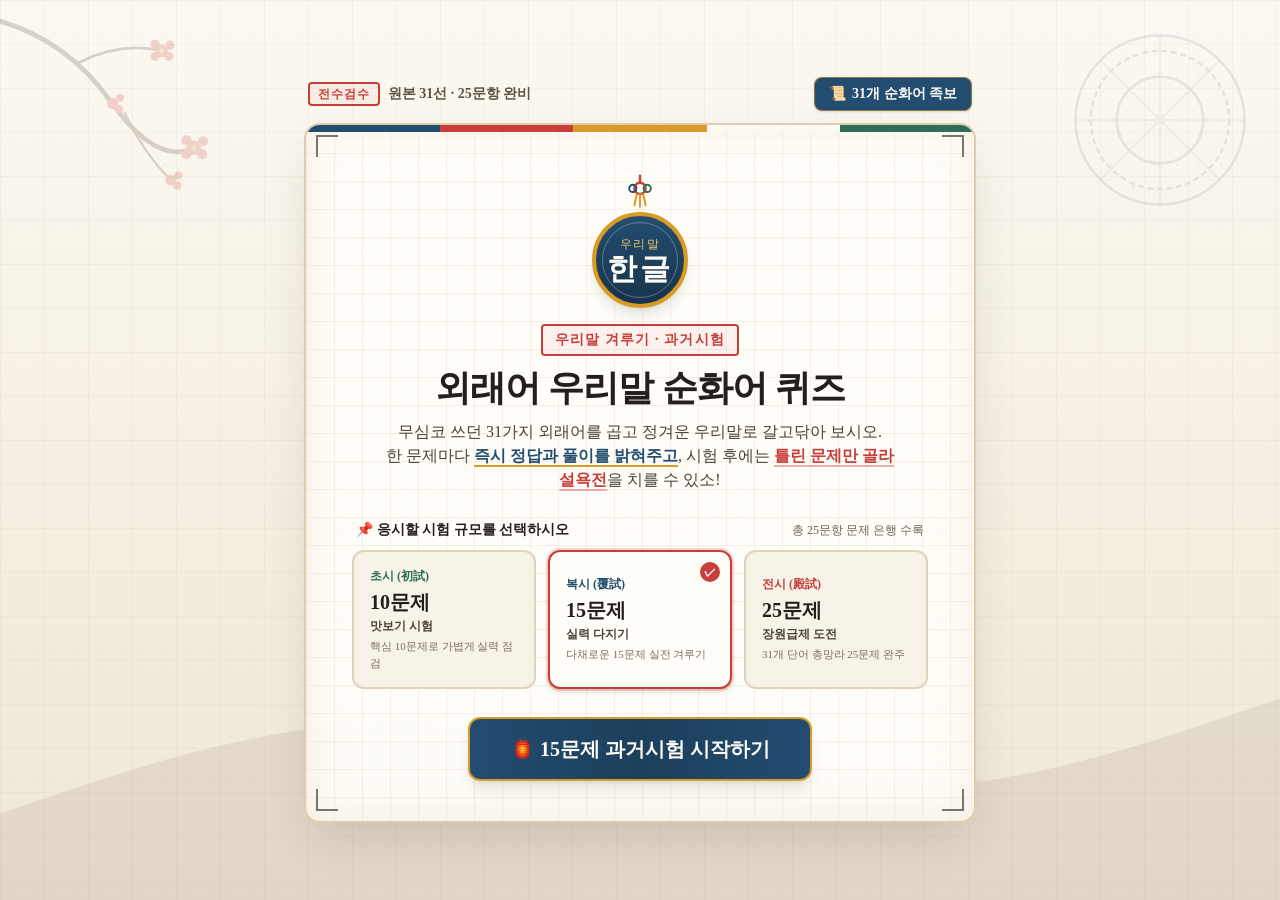
<file: missions/exam.html>
<!DOCTYPE html>
<html lang="ko">
<head>
  <meta charset="UTF-8" />
  <meta name="viewport" content="width=device-width, initial-scale=1.0" />
  <title>외래어 우리말 순화어 과거시험</title>
  <!-- Tailwind CSS CDN -->
  <script src="../vendor/tailwind.js"></script>
  <!-- Google Fonts: 한국 전통 감성 명조 및 손글씨 폰트 -->
  <style>
    :root {
      --hanji-bg: #f8f4ea;
      --ink-black: #221f1c;
      --dancheong-red: #c83e3b;
      --dancheong-blue: #234d70;
      --dancheong-green: #2c6e58;
      --dancheong-yellow: #d99b26;
    }

    body {
      font-family: 'Noto Serif KR', 'Gowun Batang', serif;
      background-color: var(--hanji-bg);
      color: var(--ink-black);
      min-height: 100vh;
      overflow-x: hidden;
      /* 한지 질감 + 은은한 창호지 격자 패턴 */
      background-image: 
        linear-gradient(rgba(176, 154, 120, 0.08) 1px, transparent 1px),
        linear-gradient(90deg, rgba(176, 154, 120, 0.08) 1px, transparent 1px),
        radial-gradient(rgba(200, 62, 59, 0.045) 1px, transparent 0),
        linear-gradient(180deg, #fcf9f2 0%, #efe6d5 100%);
      background-size: 44px 44px, 44px 44px, 22px 22px, 100% 100%;
    }

    .font-batang {
      font-family: 'Gowun Batang', 'Noto Serif KR', serif;
    }

    .font-pen {
      font-family: 'Nanum Pen Script', cursive;
    }

    /* 한지 두루마리 및 창호 카드 */
    .hanji-card {
      background: rgba(255, 253, 248, 0.96);
      border: 2px solid #dcccb0;
      box-shadow: 
        0 20px 50px -12px rgba(42, 32, 18, 0.16),
        inset 0 0 36px rgba(235, 223, 200, 0.5);
      position: relative;
    }

    /* 한옥 세살문 창살 패턴 */
    .changsal-grid {
      background-image: 
        linear-gradient(to right, rgba(168, 145, 112, 0.12) 1px, transparent 1px),
        linear-gradient(to bottom, rgba(168, 145, 112, 0.12) 1px, transparent 1px);
      background-size: 28px 28px;
    }

    /* 단청 오방색 띠 */
    .dancheong-ribbon {
      height: 7px;
      background: linear-gradient(90deg, 
        #234d70 0%, #234d70 20%, 
        #c83e3b 20%, #c83e3b 40%, 
        #d99b26 40%, #d99b26 60%, 
        #fcf9f2 60%, #fcf9f2 80%, 
        #2c6e58 80%, #2c6e58 100%
      );
    }

    /* 전통 네 귀퉁이 문양 */
    .corner-frame {
      position: absolute;
      width: 22px;
      height: 22px;
      border-color: #c83e3b;
      opacity: 0.6;
      pointer-events: none;
    }
    .c-tl { top: 10px; left: 10px; border-top: 2px solid; border-left: 2px solid; }
    .c-tr { top: 10px; right: 10px; border-top: 2px solid; border-right: 2px solid; }
    .c-bl { bottom: 10px; left: 10px; border-bottom: 2px solid; border-left: 2px solid; }
    .c-br { bottom: 10px; right: 10px; border-bottom: 2px solid; border-right: 2px solid; }

    /* 전통 낙관(붉은 도장) */
    .red-stamp {
      display: inline-flex;
      align-items: center;
      justify-content: center;
      border: 2px solid #c83e3b;
      color: #c83e3b;
      background: rgba(200, 62, 59, 0.06);
      font-weight: 700;
      letter-spacing: 0.08em;
    }

    /* 애니메이션 */
    @keyframes popIn {
      0% { opacity: 0; transform: translateY(12px) scale(0.98); }
      100% { opacity: 1; transform: translateY(0) scale(1); }
    }
    .animate-pop {
      animation: popIn 0.35s cubic-bezier(0.22, 1, 0.36, 1) forwards;
    }

    @keyframes shake {
      0%, 100% { transform: translateX(0); }
      25% { transform: translateX(-6px); }
      75% { transform: translateX(6px); }
    }
    .animate-shake {
      animation: shake 0.32s ease-in-out;
    }

    /* 떠다니는 배경 매화 꽃잎 */
    @keyframes floatPetal {
      0% { transform: translateY(-10vh) translateX(0) rotate(0deg); opacity: 0; }
      15% { opacity: 0.7; }
      85% { opacity: 0.6; }
      100% { transform: translateY(105vh) translateX(45px) rotate(360deg); opacity: 0; }
    }
    .ambient-petal {
      position: fixed;
      top: -5vh;
      pointer-events: none;
      z-index: 1;
      animation: floatPetal linear infinite;
    }

    .option-card {
      transition: all 0.2s cubic-bezier(0.22, 1, 0.36, 1);
    }
    .option-card:hover:not(:disabled) {
      transform: translateY(-2px);
      border-color: #234d70;
      background-color: #fbf7ef;
      box-shadow: 0 6px 16px rgba(35, 77, 112, 0.12);
    }
  </style>
<style>.hidden{display:none!important}button:focus-visible{outline:3px solid #b77142;outline-offset:3px}</style>
</head>
<body class="flex flex-col items-center justify-center p-4 sm:p-6 relative selection:bg-[#d99b26]/30">

  <!-- 폭죽/꽃잎 캔버스 -->
  <canvas id="confetti-canvas" class="fixed inset-0 pointer-events-none z-50"></canvas>

  <!-- 은은한 배경 매화 꽃잎 컨테이너 -->
  <div id="ambient-petals" aria-hidden="true"></div>

  <!-- 하단 수묵 산수화 실루엣 배경 -->
  <svg class="fixed bottom-0 left-0 w-full h-56 sm:h-72 text-[#2b251e] opacity-[0.07] pointer-events-none z-0" viewBox="0 0 1440 320" preserveAspectRatio="none" fill="currentColor">
    <path d="M0,224L80,197.3C160,171,320,117,480,122.7C640,128,800,192,960,197.3C1120,203,1280,149,1360,122.7L1440,96L1440,320L1360,320C1280,320,1120,320,960,320C800,320,640,320,480,320C320,320,160,320,80,320L0,320Z"></path>
    <path fill-opacity="0.55" d="M0,256L120,234.7C240,213,480,171,720,176C960,181,1200,235,1320,261.3L1440,288L1440,320L1320,320C1200,320,960,320,720,320C480,320,240,320,120,320L0,320Z"></path>
  </svg>

  <!-- 좌측 상단 수묵 매화 가지 일러스트 -->
  <svg class="fixed top-0 left-0 w-60 h-60 opacity-20 pointer-events-none z-0" viewBox="0 0 260 260" fill="none">
    <path d="M-10,20 Q70,40 120,110 T210,160" stroke="#4a3b2c" stroke-width="5" stroke-linecap="round"/>
    <path d="M85,68 Q130,45 175,55" stroke="#4a3b2c" stroke-width="3" stroke-linecap="round"/>
    <path d="M135,122 Q155,165 185,195" stroke="#4a3b2c" stroke-width="2.5" stroke-linecap="round"/>
    <g fill="#c83e3b">
      <circle cx="175" cy="55" r="7"/><circle cx="184" cy="49" r="5"/><circle cx="183" cy="61" r="5"/><circle cx="168" cy="48" r="5"/><circle cx="168" cy="61" r="5"/>
      <circle cx="210" cy="160" r="8"/><circle cx="220" cy="153" r="5.5"/><circle cx="219" cy="167" r="5.5"/><circle cx="202" cy="152" r="5.5"/><circle cx="202" cy="167" r="5.5"/>
      <circle cx="122" cy="112" r="6"/><circle cx="130" cy="106" r="4.5"/><circle cx="129" cy="118" r="4.5"/>
      <circle cx="185" cy="195" r="6"/><circle cx="193" cy="190" r="4.5"/><circle cx="192" cy="201" r="4.5"/>
    </g>
    <circle cx="175" cy="55" r="2.5" fill="#d99b26"/>
    <circle cx="210" cy="160" r="3" fill="#d99b26"/>
  </svg>

  <!-- 우측 상단 전통 창살 원형 문양 -->
  <svg class="fixed top-6 right-6 w-48 h-48 text-[#234d70] opacity-[0.11] pointer-events-none z-0" viewBox="0 0 200 200" fill="none" stroke="currentColor" stroke-width="2.5">
    <circle cx="100" cy="100" r="88"/>
    <circle cx="100" cy="100" r="72" stroke-dasharray="6 4"/>
    <circle cx="100" cy="100" r="45"/>
    <path d="M100,12 L100,188 M12,100 L188,100 M38,38 L162,162 M162,38 L38,162" stroke-opacity="0.5"/>
  </svg>

  <!-- 상단 고정 헤더 바 -->
  <header class="w-full max-w-2xl flex items-center justify-between mb-3 relative z-10 px-1">
    <div class="flex items-center gap-2 text-xs sm:text-sm text-[#5c5346] font-semibold">
      <span class="red-stamp px-2 py-0.5 rounded text-xs">전수검수</span>
      <span>원본 31선 · 25문항 완비</span>
    </div>
    <button onclick="toggleGlossary(true)" class="px-3.5 py-1.5 rounded-lg bg-[#234d70] text-[#fdfbf7] text-xs sm:text-sm font-bold shadow hover:bg-[#1a3a54] transition cursor-pointer flex items-center gap-1.5 border border-[#d99b26]/60">
      <span>📜</span>
      <span>31개 순화어 족보</span>
    </button>
  </header>

  <!-- 메인 게임 화면 컨테이너 -->
  <main id="app" class="w-full max-w-2xl relative z-10"></main>

  <!-- 31개 순화어 족보 모달 -->
  <div id="glossary-modal" class="fixed inset-0 bg-black/55 backdrop-blur-xs z-40 hidden items-center justify-center p-4">
    <div class="hanji-card rounded-2xl w-full max-w-2xl max-h-[85vh] flex flex-col overflow-hidden animate-pop">
      <div class="dancheong-ribbon shrink-0"></div>
      <div class="p-5 border-b border-[#e2d6c1] bg-[#f7f2e7] shrink-0">
        <div class="flex items-center justify-between mb-3">
          <div class="flex items-center gap-2.5">
            <span class="red-stamp px-2 py-0.5 rounded text-xs">우리말 족보</span>
            <h3 class="font-batang font-bold text-lg sm:text-xl text-[#221f1c]">자료 속 외래어 순화어 31선</h3>
          </div>
          <button onclick="toggleGlossary(false)" class="w-8 h-8 rounded-full bg-[#e8decb] text-[#4a4238] font-bold hover:bg-[#c83e3b] hover:text-white transition cursor-pointer">✕</button>
        </div>
        <input 
          id="glossary-search" 
          type="text" 
          oninput="filterGlossary(this.value)" 
          placeholder="찾고 싶은 외래어나 순화어를 검색하세요 (예: 오마카세, 자동길, 15)..." 
          class="w-full px-4 py-2.5 rounded-xl bg-white border border-[#d6c7ad] text-sm text-[#221f1c] focus:outline-none focus:border-[#234d70]"
        />
      </div>
      <div class="p-5 overflow-y-auto grid grid-cols-1 sm:grid-cols-2 gap-2.5 text-sm" id="glossary-list"></div>
    </div>
  </div>

  <script>
    // =========================================================================
    // 1. 이미지 속 31개 외래어 우리말 순화어 원본 데이터 (100% 정확 대조 완료)
    // =========================================================================
    const fullGlossary = [
      { no: 1, foreign: "스쿨존", korean: "어린이 보호 구역" },
      { no: 2, foreign: "메세지", korean: "문자" },
      { no: 3, foreign: "라커룸 / 라커", korean: "물품 보관함" },
      { no: 4, foreign: "리필", korean: "더 채우기, 다시 채우기" },
      { no: 5, foreign: "혈당 스파이크", korean: "혈당 급상승" },
      { no: 6, foreign: "무빙 워크", korean: "자동길" },
      { no: 7, foreign: "리워드", korean: "보상 혜택" },
      { no: 8, foreign: "네티즌", korean: "누리꾼" },
      { no: 9, foreign: "원플러스원(1+1)", korean: "하나 더 주기" },
      { no: 10, foreign: "이모티콘", korean: "그림말" },
      { no: 11, foreign: "워터파크", korean: "물놀이 공원" },
      { no: 12, foreign: "가드레일", korean: "보호난간" },
      { no: 13, foreign: "네비게이션", korean: "길 도우미" },
      { no: 14, foreign: "네일 아트", korean: "손톱 꾸미기" },
      { no: 15, foreign: "스트레스", korean: "긴장, 압박감" },
      { no: 16, foreign: "필라테스", korean: "균형 운동" },
      { no: 17, foreign: "노트", korean: "공책" },
      { no: 18, foreign: "블로그", korean: "사랑 누리방" },
      { no: 19, foreign: "리모델링", korean: "새단장" },
      { no: 20, foreign: "베란다", korean: "내민 공간" },
      { no: 21, foreign: "포토존", korean: "사진 촬영 구역" },
      { no: 22, foreign: "댓글(리플)", korean: "달림글" },
      { no: 23, foreign: "어그로", korean: "억지 주목" },
      { no: 24, foreign: "오마카세", korean: "주방 특선" },
      { no: 25, foreign: "벌크 업", korean: "근육 키우기" },
      { no: 26, foreign: "버츄얼 휴먼", korean: "가상인간" },
      { no: 27, foreign: "퍼스널 컬러", korean: "맞춤 색깔" },
      { no: 28, foreign: "플러팅", korean: "호감 표시" },
      { no: 29, foreign: "시터", korean: "돌보미" },
      { no: 30, foreign: "굿즈", korean: "기획 상품" },
      { no: 31, foreign: "언박싱", korean: "개봉" }
    ];

    // =========================================================================
    // 2. 전수 검수 완료된 25문항 문제 은행 (31개 순화어 전체 반영)
    // =========================================================================
    const initialQuizData = [
      {
        id: 1,
        question: "다음 문장의 밑줄 친 '어그로'를 자료에 제시된 우리말 순화어로 가장 알맞게 바꾼 것은 무엇인가요?",
        context: "“인터넷 방송에서 시청자들의 관심을 끌기 위해 일부러 <u>어그로</u>를 끄는 행동은 자제해야 합니다.”",
        options: ["긴장, 압박감", "억지 주목", "호감 표시", "돌보미"],
        correctIndex: 1,
        rationale: "자료 23번에 따라 '어그로'는 '억지 주목'으로 순화합니다. (참고: 15번 스트레스→긴장, 압박감 / 28번 플러팅→호감 표시 / 29번 시터→돌보미)"
      },
      {
        id: 2,
        question: "자료에 제시된 외래어와 그에 대응하는 우리말 순화어가 올바르게 짝지어진 것은 무엇인가요?",
        context: "",
        options: ["블로그 - 누리꾼", "시터 - 가상인간", "베란다 - 내민 공간", "굿즈 - 주방 특선"],
        correctIndex: 2,
        rationale: "자료 20번에 따라 '베란다'는 '내민 공간'이 맞습니다. (18번 블로그→사랑 누리방, 29번 시터→돌보미, 30번 굿즈→기획 상품)"
      },
      {
        id: 3,
        question: "음식을 주문할 때 메뉴를 정하지 않고 요리사에게 일임하는 방식인 '오마카세'의 우리말 순화어는 무엇인가요?",
        context: "",
        options: ["하나 더 주기", "더 채우기, 다시 채우기", "주방 특선", "기획 상품"],
        correctIndex: 2,
        rationale: "자료 24번에 따라 '오마카세'의 우리말 순화어는 '주방 특선'입니다. (9번 원플러스원→하나 더 주기, 4번 리필→더 채우기, 다시 채우기)"
      },
      {
        id: 4,
        question: "다음 설명에 해당하는 외래어와 우리말 순화어가 순서대로 바르게 연결된 것은 무엇인가요?",
        context: "“컴퓨터 그래픽이나 인공지능 기술 등을 이용해 만들어 낸 가상의 인물”",
        options: ["버츄얼 휴먼 - 가상인간", "시터 - 돌보미", "네티즌 - 누리꾼", "리워드 - 보상 혜택"],
        correctIndex: 0,
        rationale: "자료 26번에 따라 '버츄얼 휴먼'의 순화어는 '가상인간'입니다."
      },
      {
        id: 5,
        question: "자료에 제시된 외래어와 우리말 순화어의 짝이 잘못 연결된(틀린) 것은 무엇인가요?",
        context: "",
        options: ["무빙 워크 - 자동길", "네비게이션 - 자동길", "가드레일 - 보호난간", "워터파크 - 물놀이 공원"],
        correctIndex: 1,
        rationale: "자료 13번에 따라 '네비게이션'의 순화어는 '길 도우미'입니다. '자동길'은 6번 '무빙 워크'의 순화어이므로 ②번이 틀린 짝입니다."
      },
      {
        id: 6,
        question: "다음 빈칸 (가)와 (나)에 들어갈 우리말 순화어로 알맞은 것은 무엇인가요?",
        context: "“운동을 통해 ( 가 )를 실천하고, 고탄수화물 식단을 피하여 식후 ( 나 )를 예방하는 것이 건강 관리에 좋습니다.”",
        options: [
          "(가) 균형 운동, (나) 긴장, 압박감",
          "(가) 근육 키우기, (나) 혈당 급상승",
          "(가) 새단장, (나) 보상 혜택",
          "(가) 손톱 꾸미기, (나) 하나 더 주기"
        ],
        correctIndex: 1,
        rationale: "자료 25번 '벌크 업 → 근육 키우기'와 5번 '혈당 스파이크 → 혈당 급상승'이 문맥에 정확히 들어맞습니다."
      },
      {
        id: 7,
        question: "장소나 구역을 나타내는 외래어와 우리말 순화어의 연결이 옳지 않은 것은 무엇인가요?",
        context: "",
        options: ["스쿨존 - 어린이 보호 구역", "포토존 - 사진 촬영 구역", "라커룸 - 사랑 누리방", "워터파크 - 물놀이 공원"],
        correctIndex: 2,
        rationale: "자료 3번에 따라 '라커룸 / 라커'는 '물품 보관함'입니다. '사랑 누리방'은 18번 '블로그'의 순화어입니다."
      },
      {
        id: 8,
        question: "다음 대화에서 밑줄 친 부분을 자료의 우리말 순화어로 모두 바르게 바꾼 것은 무엇인가요?",
        context: "갑: “어제 보낸 <u>메세지</u> 확인했어?”\n을: “응! 행사장에서 받은 <u>굿즈</u> 사진도 같이 보냈더라.”",
        options: ["그림말, 개봉", "문자, 기획 상품", "달림글, 새단장", "공책, 보상 혜택"],
        correctIndex: 1,
        rationale: "자료 2번 '메세지 → 문자', 30번 '굿즈 → 기획 상품'이 올바른 순화어입니다."
      },
      {
        id: 9,
        question: "'퍼스널 컬러'와 '플러팅'의 우리말 순화어가 순서대로 올바르게 짝지어진 것은 무엇인가요?",
        context: "",
        options: ["맞춤 색깔 - 호감 표시", "손톱 꾸미기 - 억지 주목", "사진 촬영 구역 - 그림말", "균형 운동 - 돌보미"],
        correctIndex: 0,
        rationale: "자료 27번 '퍼스널 컬러 → 맞춤 색깔', 28번 '플러팅 → 호감 표시'입니다."
      },
      {
        id: 10,
        question: "자료에 제시된 외래어 중, 우리말 순화어가 정확히 3글자로 이루어진 것끼리만 묶인 것은 무엇인가요?",
        context: "",
        options: [
          "시터, 댓글(리플), 리모델링",
          "노트, 언박싱, 네티즌",
          "이모티콘, 블로그, 라커룸",
          "리필, 스쿨존, 가드레일"
        ],
        correctIndex: 0,
        rationale: "29번 시터(돌보미, 3글자), 22번 댓글(달림글, 3글자), 19번 리모델링(새단장, 3글자)으로 모두 3글자입니다!"
      },
      {
        id: 11,
        question: "초등학교 등 어린이 보호를 위해 지정한 구역인 '스쿨존'의 우리말 순화어는 무엇인가요?",
        context: "",
        options: ["어린이 보호 구역", "사진 촬영 구역", "물놀이 공원", "보호난간"],
        correctIndex: 0,
        rationale: "자료 1번에 따라 '스쿨존'의 우리말 순화어는 '어린이 보호 구역'입니다."
      },
      {
        id: 12,
        question: "공항이나 지하철역 등에서 걸어가는 사람을 자동으로 이동시켜 주는 장치인 '무빙 워크'의 우리말 순화어는 무엇인가요?",
        context: "",
        options: ["길 도우미", "자동길", "내민 공간", "물품 보관함"],
        correctIndex: 1,
        rationale: "자료 6번에 따라 '무빙 워크'는 '자동길'로 순화합니다. (참고: 13번 네비게이션→길 도우미)"
      },
      {
        id: 13,
        question: "대화창에서 감정이나 표정을 그림으로 전달하는 '이모티콘'의 우리말 순화어는 무엇인가요?",
        context: "",
        options: ["달림글", "그림말", "문자", "공책"],
        correctIndex: 1,
        rationale: "자료 10번에 따라 '이모티콘'은 '그림말'로 순화합니다."
      },
      {
        id: 14,
        question: "새로 산 물건의 상자를 열어 내용물을 살펴보는 '언박싱'의 우리말 순화어는 무엇인가요?",
        context: "",
        options: ["새단장", "개봉", "기획 상품", "보상 혜택"],
        correctIndex: 1,
        rationale: "자료 31번에 따라 '언박싱'의 우리말 순화어는 '개봉'입니다."
      },
      {
        id: 15,
        question: "다음 설명에 해당하는 외래어 '리필'의 우리말 순화어는 무엇인가요?",
        context: "“음료나 샴푸 등을 다 쓴 뒤 다시 채워 넣는 것”",
        options: ["하나 더 주기", "더 채우기, 다시 채우기", "보상 혜택", "주방 특선"],
        correctIndex: 1,
        rationale: "자료 4번에 따라 '리필'의 우리말 순화어는 '더 채우기, 다시 채우기'입니다."
      },
      {
        id: 16,
        question: "'리워드'와 '원플러스원(1+1)'의 우리말 순화어가 순서대로 바르게 짝지어진 것은 무엇인가요?",
        context: "",
        options: [
          "보상 혜택 - 하나 더 주기",
          "하나 더 주기 - 보상 혜택",
          "더 채우기, 다시 채우기 - 기획 상품",
          "주방 특선 - 호감 표시"
        ],
        correctIndex: 0,
        rationale: "자료 7번 '리워드 → 보상 혜택', 9번 '원플러스원(1+1) → 하나 더 주기'가 순서대로 올바른 짝입니다."
      },
      {
        id: 17,
        question: "인터넷 공간에서 활동하는 사람들을 일컫는 '네티즌'의 우리말 순화어는 무엇인가요?",
        context: "",
        options: ["사랑 누리방", "가상인간", "누리꾼", "돌보미"],
        correctIndex: 2,
        rationale: "자료 8번에 따라 '네티즌'은 '누리꾼'으로 순화합니다. (18번 블로그→사랑 누리방)"
      },
      {
        id: 18,
        question: "도로 옆 추락이나 충돌을 막기 위해 설치하는 '가드레일'의 우리말 순화어는 무엇인가요?",
        context: "",
        options: ["보호난간", "어린이 보호 구역", "자동길", "내민 공간"],
        correctIndex: 0,
        rationale: "자료 12번에 따라 '가드레일'의 우리말 순화어는 '보호난간'입니다."
      },
      {
        id: 19,
        question: "'네일 아트'와 '필라테스'의 우리말 순화어가 순서대로 바르게 짝지어진 것은 무엇인가요?",
        context: "",
        options: [
          "손톱 꾸미기 - 균형 운동",
          "맞춤 색깔 - 근육 키우기",
          "손톱 꾸미기 - 근육 키우기",
          "균형 운동 - 호감 표시"
        ],
        correctIndex: 0,
        rationale: "자료 14번 '네일 아트 → 손톱 꾸미기', 16번 '필라테스 → 균형 운동'이 바른 짝입니다."
      },
      {
        id: 20,
        question: "다음 중 자료에 제시된 우리말 순화어가 '2글자'인 외래어끼리만 바르게 묶인 것은 무엇인가요?",
        context: "",
        options: [
          "메세지, 노트, 언박싱",
          "이모티콘, 네티즌, 시터",
          "리모델링, 댓글(리플), 베란다",
          "무빙 워크, 스쿨존, 오마카세"
        ],
        correctIndex: 0,
        rationale: "2번 메세지(문자, 2글자), 17번 노트(공책, 2글자), 31번 언박싱(개봉, 2글자)으로 모두 2글자입니다!"
      },
      {
        id: 21,
        question: "정신적·육체적 부담으로 느끼는 '스트레스'의 우리말 순화어는 무엇인가요?",
        context: "",
        options: ["긴장, 압박감", "혈당 급상승", "억지 주목", "호감 표시"],
        correctIndex: 0,
        rationale: "자료 15번에 따라 '스트레스'의 우리말 순화어는 '긴장, 압박감'입니다."
      },
      {
        id: 22,
        question: "개인이 인터넷에 자신의 관심사에 따라 글을 올리는 공간인 '블로그'의 우리말 순화어는 무엇인가요?",
        context: "",
        options: ["누리꾼", "사랑 누리방", "달림글", "물품 보관함"],
        correctIndex: 1,
        rationale: "자료 18번에 따라 '블로그'는 '사랑 누리방'으로 순화합니다."
      },
      {
        id: 23,
        question: "학교나 수영장 등에서 개인 소지품을 넣어 두는 '라커룸 / 라커'의 우리말 순화어는 무엇인가요?",
        context: "",
        options: ["내민 공간", "물품 보관함", "사진 촬영 구역", "보호난간"],
        correctIndex: 1,
        rationale: "자료 3번에 따라 '라커룸 / 라커'의 우리말 순화어는 '물품 보관함'입니다."
      },
      {
        id: 24,
        question: "다음 대화의 밑줄 친 '네비게이션'과 '포토존'을 자료의 우리말 순화어로 순서대로 바르게 고친 것은 무엇인가요?",
        context: "“<u>네비게이션</u> 안내를 따라 도착한 수목원 입구 <u>포토존</u>에서 가족사진을 찍었어요.”",
        options: [
          "길 도우미, 사진 촬영 구역",
          "자동길, 물놀이 공원",
          "길 도우미, 어린이 보호 구역",
          "보호난간, 내민 공간"
        ],
        correctIndex: 0,
        rationale: "자료 13번 '네비게이션 → 길 도우미', 21번 '포토존 → 사진 촬영 구역'이 올바릅니다."
      },
      {
        id: 25,
        question: "'댓글(리플)'과 '리모델링'의 우리말 순화어가 순서대로 바르게 짝지어진 것은 무엇인가요?",
        context: "",
        options: [
          "달림글 - 새단장",
          "그림말 - 개봉",
          "문자 - 내민 공간",
          "달림글 - 기획 상품"
        ],
        correctIndex: 0,
        rationale: "자료 22번 '댓글(리플) → 달림글', 19번 '리모델링 → 새단장'이 순서대로 올바르게 짝지어졌습니다."
      }
    ];

    // =========================================================================
    // 3. 상태 관리 및 헬퍼 함수
    // =========================================================================
    let state = {
      screen: 'start', // 'start' | 'quiz' | 'result'
      selectedCount: 15,
      activeQuestions: [],
      isRetryMode: false,
      currentIdx: 0,
      selectedOption: null,
      isAnswered: false,
      userAnswers: [],
      reviewOnlyWrong: true
    };

    const app = document.getElementById('app');

    // 선택지를 무작위로 섞으면서 정답 인덱스를 정확히 유지하는 함수
    function prepareShuffledQuestion(q) {
      const paired = q.options.map((text, idx) => ({
        text,
        isCorrect: idx === q.correctIndex
      }));
      for (let i = paired.length - 1; i > 0; i--) {
        const j = Math.floor(Math.random() * (i + 1));
        [paired[i], paired[j]] = [paired[j], paired[i]];
      }
      return {
        ...q,
        options: paired.map(p => p.text),
        correctIndex: paired.findIndex(p => p.isCorrect)
      };
    }

    // 배경에 떠다니는 은은한 매화 꽃잎 생성
    function spawnAmbientPetals() {
      const container = document.getElementById('ambient-petals');
      if (!container) return;
      const petalColors = ['#f4b6bc', '#e88d96', '#f7cfd3', '#e5b869'];
      for (let i = 0; i < 14; i++) {
        const el = document.createElement('div');
        el.className = 'ambient-petal';
        const left = Math.random() * 100;
        const duration = 12 + Math.random() * 14;
        const delay = Math.random() * 12;
        const size = 10 + Math.random() * 8;
        const color = petalColors[i % petalColors.length];
        el.style.left = `${left}vw`;
        el.style.animationDuration = `${duration}s`;
        el.style.animationDelay = `-${delay}s`;
        el.innerHTML = `
          <svg width="${size}" height="${size}" viewBox="0 0 20 20" fill="${color}">
            <path d="M10 1 C14 5, 19 10, 10 19 C1 10, 6 5, 10 1 Z" />
          </svg>
        `;
        container.appendChild(el);
      }
    }

    // 족보 모달 초기화 및 검색
    function initGlossary(filterText = '') {
      const listEl = document.getElementById('glossary-list');
      const keyword = filterText.trim().toLowerCase();
      const filtered = fullGlossary.filter(item => 
        item.foreign.toLowerCase().includes(keyword) || 
        item.korean.toLowerCase().includes(keyword) ||
        String(item.no) === keyword
      );

      if (filtered.length === 0) {
        listEl.innerHTML = `<div class="col-span-full text-center py-8 text-[#7a6f60]">검색 결과와 일치하는 단어가 없습니다.</div>`;
        return;
      }

      listEl.innerHTML = filtered.map(item => `
        <div class="flex items-center justify-between p-2.5 rounded-xl bg-white border border-[#e6dcc8] hover:border-[#234d70] transition">
          <div class="flex items-center gap-2">
            <span class="w-6 h-6 rounded-full bg-[#f3ede0] text-[#5c5346] text-xs font-bold flex items-center justify-center shrink-0">${item.no}</span>
            <span class="text-[#5c5346] font-medium">${item.foreign}</span>
          </div>
          <span class="font-bold text-[#234d70] text-right">➔ ${item.korean}</span>
        </div>
      `).join('');
    }

    function filterGlossary(val) {
      initGlossary(val);
    }

    function toggleGlossary(show) {
      const modal = document.getElementById('glossary-modal');
      if (show) {
        const searchInput = document.getElementById('glossary-search');
        if (searchInput) searchInput.value = '';
        initGlossary('');
        modal.classList.remove('hidden');
        modal.classList.add('flex');
      } else {
        modal.classList.add('hidden');
        modal.classList.remove('flex');
      }
    }

    function setQuestionCount(count) {
      state.selectedCount = count;
      renderStart();
    }

    // =========================================================================
    // 4. 화면 렌더링 (시작 화면 / 퀴즈 진행 화면 / 최종 결과 및 오답 노트)
    // =========================================================================
    function render() {
      if (state.screen === 'start') {
        renderStart();
      } else if (state.screen === 'quiz') {
        renderQuiz();
      } else if (state.screen === 'result') {
        renderResult();
      }
    }

    // [화면 1] 한국 전통미 시작 화면
    function renderStart() {
      const tiers = [
        {
          count: 10,
          rank: "초시 (初試)",
          subtitle: "맛보기 시험",
          desc: "핵심 10문제로 가볍게 실력 점검",
          accent: "#2c6e58"
        },
        {
          count: 15,
          rank: "복시 (覆試)",
          subtitle: "실력 다지기",
          desc: "다채로운 15문제 실전 겨루기",
          accent: "#234d70"
        },
        {
          count: 25,
          rank: "전시 (殿試)",
          subtitle: "장원급제 도전",
          desc: "31개 단어 총망라 25문제 완주",
          accent: "#c83e3b"
        }
      ];

      const tierCardsHtml = tiers.map(t => {
        const isSelected = state.selectedCount === t.count;
        return `
          <button 
            onclick="setQuestionCount(${t.count})" 
            class="text-left p-4 rounded-xl border-2 relative overflow-hidden cursor-pointer transition-all duration-200 hover:-translate-y-0.5 ${
              isSelected 
                ? 'bg-[#fffdf8] border-[#c83e3b] shadow-md ring-2 ring-[#c83e3b]/20' 
                : 'bg-[#f7f2e7]/90 border-[#dfd3bc] hover:border-[#234d70]'
            }">
            ${isSelected ? `<span class="absolute top-2.5 right-2.5 w-5 h-5 rounded-full bg-[#c83e3b] text-white text-xs flex items-center justify-center font-bold">✓</span>` : ''}
            <div class="text-xs font-bold mb-1" style="color: ${t.accent}">${t.rank}</div>
            <div class="font-batang font-bold text-xl text-[#221f1c] mb-0.5">${t.count}문제</div>
            <div class="text-xs font-bold text-[#4a4238] mb-1">${t.subtitle}</div>
            <div class="text-[11px] text-[#7a6f60]">${t.desc}</div>
          </button>
        `;
      }).join('');

      app.innerHTML = `
        <div class="hanji-card changsal-grid rounded-2xl overflow-hidden animate-pop">
          <div class="dancheong-ribbon"></div>
          <div class="corner-frame c-tl"></div>
          <div class="corner-frame c-tr"></div>
          <div class="corner-frame c-bl"></div>
          <div class="corner-frame c-br"></div>

          <div class="p-7 sm:p-10 text-center relative">
            <!-- 상단 전통 매듭 & 훈민정음 원형 엠블럼 -->
            <div class="flex flex-col items-center justify-center mb-4">
              <svg class="w-12 h-9 mb-1" viewBox="0 0 60 44" fill="none">
                <path d="M30,4 L30,14" stroke="#c83e3b" stroke-width="3" stroke-linecap="round"/>
                <circle cx="30" cy="20" r="7" stroke="#c83e3b" stroke-width="3" fill="#fdfbf7"/>
                <circle cx="21" cy="20" r="4.5" stroke="#234d70" stroke-width="2.5"/>
                <circle cx="39" cy="20" r="4.5" stroke="#2c6e58" stroke-width="2.5"/>
                <path d="M26,27 L23,41 M30,27 L30,43 M34,27 L37,41" stroke="#d99b26" stroke-width="2.5" stroke-linecap="round"/>
              </svg>

              <div class="relative inline-flex items-center justify-center w-24 h-24 rounded-full bg-gradient-to-b from-[#234d70] to-[#17334b] text-[#fdfbf7] border-4 border-[#d99b26] shadow-lg">
                <div class="inset-1.5 absolute rounded-full border border-[#fdfbf7]/30"></div>
                <div class="text-center">
                  <div class="font-batang text-xs text-[#f0c76e] tracking-widest mb-0.5">우리말</div>
                  <div class="font-batang text-3xl font-bold tracking-widest leading-none">한글</div>
                </div>
              </div>
            </div>

            <!-- 붉은 전통 낙관 배지 -->
            <div class="flex items-center justify-center gap-2 mb-3">
              <span class="red-stamp px-3 py-1 rounded text-xs sm:text-sm">
                우리말 겨루기 · 과거시험
              </span>
            </div>

            <h1 class="font-batang font-bold text-3xl sm:text-4xl text-[#221f1c] mb-3 tracking-tight">
              외래어 우리말 순화어 퀴즈
            </h1>

            <p class="text-[#4a4238] text-sm sm:text-base mb-7 leading-relaxed font-batang max-w-lg mx-auto">
              무심코 쓰던 31가지 외래어를 곱고 정겨운 우리말로 갈고닦아 보시오.<br/>
              한 문제마다 <strong class="text-[#234d70] underline decoration-[#d99b26] decoration-2 underline-offset-4">즉시 정답과 풀이를 밝혀주고</strong>, 
              시험 후에는 <strong class="text-[#c83e3b] underline decoration-[#c83e3b]/40 decoration-2 underline-offset-4">틀린 문제만 골라 설욕전</strong>을 치를 수 있소!
            </p>

            <!-- 과거시험 응시 문항 수 선택 -->
            <div class="mb-7 text-left max-w-xl mx-auto">
              <div class="flex items-center justify-between mb-2.5 px-1">
                <span class="font-batang font-bold text-sm text-[#221f1c]">📌 응시할 시험 규모를 선택하시오</span>
                <span class="text-xs text-[#6e6456]">총 25문항 문제 은행 수록</span>
              </div>
              <div class="grid grid-cols-1 sm:grid-cols-3 gap-3">
                ${tierCardsHtml}
              </div>
            </div>

            <!-- 시작 버튼 -->
            <button onclick="startFullQuiz()" class="w-full sm:w-auto px-10 py-4 rounded-xl bg-gradient-to-r from-[#234d70] via-[#1c3f5c] to-[#234d70] hover:from-[#17344d] hover:to-[#17344d] text-[#fdfbf7] font-batang font-bold text-xl border-2 border-[#d99b26] shadow-lg hover:shadow-xl transition-all duration-200 cursor-pointer">
              🏮 ${state.selectedCount}문제 과거시험 시작하기
            </button>
          </div>
        </div>
      `;
    }

    // [화면 2] 퀴즈 진행 화면
    function renderQuiz() {
      const total = state.activeQuestions.length;
      const currentQ = state.activeQuestions[state.currentIdx];
      const progress = ((state.currentIdx + (state.isAnswered ? 1 : 0)) / total) * 100;
      const labels = ['가', '나', '다', '라'];

      const optionsHtml = currentQ.options.map((opt, idx) => {
        let btnClass = "bg-white border-2 border-[#e2d6c1] text-[#221f1c]";
        let badgeHtml = `<span class="w-8 h-8 rounded-lg bg-[#f3ede0] border border-[#d6c7ad] text-[#234d70] font-batang font-bold flex items-center justify-center mr-3.5 shrink-0">${labels[idx]}</span>`;
        let statusIcon = "";

        if (state.isAnswered) {
          if (idx === currentQ.correctIndex) {
            btnClass = "bg-[#eef7f4] border-2 border-[#2c6e58] text-[#174234] shadow-sm";
            badgeHtml = `<span class="w-8 h-8 rounded-lg bg-[#2c6e58] text-white font-bold flex items-center justify-center mr-3.5 shrink-0">✓</span>`;
            statusIcon = `<span class="ml-auto text-[#2c6e58] font-bold text-xs sm:text-sm bg-[#d5ede5] px-2.5 py-1 rounded-md border border-[#2c6e58]/30">정답</span>`;
          } else if (idx === state.selectedOption) {
            btnClass = "bg-[#fdf1f1] border-2 border-[#c83e3b] text-[#7a1e1c] animate-shake";
            badgeHtml = `<span class="w-8 h-8 rounded-lg bg-[#c83e3b] text-white font-bold flex items-center justify-center mr-3.5 shrink-0">✕</span>`;
            statusIcon = `<span class="ml-auto text-[#c83e3b] font-bold text-xs sm:text-sm bg-[#fadcd9] px-2.5 py-1 rounded-md border border-[#c83e3b]/30">내 선택</span>`;
          } else {
            btnClass = "bg-[#f9f6f0] border-2 border-[#ebe2d3] text-[#9e9486] opacity-65";
          }
        }

        return `
          <button 
            onclick="selectAnswer(${idx})" 
            ${state.isAnswered ? 'disabled' : ''}
            class="option-card w-full text-left p-4 rounded-xl flex items-center font-medium text-base sm:text-lg ${btnClass} cursor-pointer disabled:cursor-default">
            ${badgeHtml}
            <span class="flex-1">${opt}</span>
            ${statusIcon}
          </button>
        `;
      }).join('');

      let feedbackHtml = '';
      if (state.isAnswered) {
        const isCorrect = state.selectedOption === currentQ.correctIndex;
        feedbackHtml = `
          <div class="mt-6 p-5 rounded-xl animate-pop border-2 ${isCorrect ? 'bg-[#eef7f4] border-[#2c6e58]' : 'bg-[#fdf3f2] border-[#c83e3b]'}">
            <div class="flex items-center gap-2.5 mb-2">
              <span class="red-stamp px-2 py-0.5 rounded text-xs ${isCorrect ? '!border-[#2c6e58] !text-[#2c6e58] !bg-[#2c6e58]/10' : ''}">
                ${isCorrect ? '정답이오' : '아쉽소'}
              </span>
              <h3 class="font-batang font-bold text-lg sm:text-xl ${isCorrect ? 'text-[#1c4d3d]' : 'text-[#8c2320]'}">
                ${isCorrect ? '참 잘하셨습니다! 정확히 맞히셨어요.' : `정답은 [ ${currentQ.options[currentQ.correctIndex]} ] 입니다.`}
              </h3>
            </div>
            <p class="text-[#3b352e] text-sm sm:text-base leading-relaxed pl-2 border-l-2 ${isCorrect ? 'border-[#2c6e58]/40' : 'border-[#c83e3b]/40'} ml-1">
              ${currentQ.rationale}
            </p>
            <div class="mt-4 flex justify-end">
              <button onclick="nextQuestion()" class="px-6 py-3 rounded-xl bg-[#234d70] hover:bg-[#193954] text-white font-batang font-bold shadow hover:shadow-md transition-all cursor-pointer flex items-center gap-2">
                <span>${state.currentIdx < total - 1 ? '다음 문제 풀기' : '최종 성적표 및 오답 보기'}</span>
                <span>➔</span>
              </button>
            </div>
          </div>
        `;
      }

      app.innerHTML = `
        <div class="hanji-card rounded-2xl overflow-hidden animate-pop">
          <div class="dancheong-ribbon"></div>
          <div class="p-6 sm:p-8">
            <div class="flex items-center justify-between mb-3">
              <div class="flex items-center gap-2">
                ${state.isRetryMode ? `<span class="px-2.5 py-0.5 rounded bg-[#c83e3b] text-white text-xs font-bold">오답 설욕전</span>` : ''}
                <span class="px-3 py-1 rounded-lg bg-[#234d70] text-white font-batang font-bold text-sm">
                  제 ${state.currentIdx + 1}문 / 총 ${total}문
                </span>
              </div>
              <span class="text-sm font-bold text-[#2c6e58]">
                맞힌 문제: ${state.userAnswers.filter(a => a.isCorrect).length}개
              </span>
            </div>
            
            <div class="w-full h-2.5 bg-[#e8decb] rounded-full overflow-hidden mb-6 border border-[#d6c7ad]">
              <div class="h-full bg-gradient-to-r from-[#234d70] via-[#2c6e58] to-[#d99b26] transition-all duration-500" style="width: ${progress}%"></div>
            </div>

            <h2 class="font-batang text-xl sm:text-2xl font-bold text-[#221f1c] leading-snug mb-4">
              ${currentQ.question}
            </h2>

            ${currentQ.context ? `
              <div class="bg-[#f5efe3] border-y-2 border-[#d6c7ad] p-4 mb-6 text-[#2e2923] font-batang text-base sm:text-lg whitespace-pre-line leading-relaxed">
                ${currentQ.context}
              </div>
            ` : '<div class="mb-4"></div>'}

            <div class="space-y-3">
              ${optionsHtml}
            </div>

            ${feedbackHtml}
          </div>
        </div>
      `;
    }

    // [화면 3] 최종 결과 및 틀린 문제 모아보기 화면
    function renderResult() {
      const total = state.activeQuestions.length;
      const correctCount = state.userAnswers.filter(a => a.isCorrect).length;
      const wrongList = state.userAnswers.filter(a => !a.isCorrect);
      const score = Math.round((correctCount / total) * 100);
      window.VillageBridge?.report(correctCount, total, state.userAnswers.length, state.isRetryMode);

      if (score >= 80) {
        triggerPetalConfetti(85);
      }

      let rankTitle = "";
      let message = "";
      let wittyClosing = "";
      if (score >= 90) {
        rankTitle = "장원급제 · 우리말 대제학";
        message = "한 문제도 놓치지 않으려는 기세가 대단합니다! 우리말 사랑이 하늘에 닿았군요.";
        wittyClosing = "세종대왕님께서도 무릎을 탁 치고 흐뭇해하실 우리말 지킴이십니다! 무심코 쓰던 외래어 대신 곱고 정겨운 우리말을 골라 쓰는 그 마음이 바로 대한민국의 가장 빛나는 품격입니다.";
      } else if (score >= 60) {
        rankTitle = "우등 급제 · 우리말 지킴이";
        message = "훌륭한 실력입니다! 아래 오답 노트로 헷갈린 부분만 가볍게 다듬어 보세요.";
        wittyClosing = "우리말 사랑이 이미 수준급이십니다! 낯설던 순화어도 자꾸 부르다 보면 정이 드는 법, 오늘 익힌 다정한 우리말 한마디가 내일의 말씨를 더욱 아름답게 꽃피울 거예요.";
      } else {
        rankTitle = "정진 중 · 우리말 수련생";
        message = "괜찮습니다! 아래 틀린 문제들을 차근차근 살펴보고 다시 도전해 보세요.";
        wittyClosing = "괜찮습니다! 몰랐던 우리말을 새로 만나는 즐거움이 더 크니까요. 외래어에 내어주었던 자리를 따뜻하고 알기 쉬운 우리말로 하나씩 채워가는 멋쟁이가 되어보아요!";
      }

      const displayList = state.reviewOnlyWrong ? wrongList : state.userAnswers;

      let reviewHtml = '';
      if (wrongList.length === 0 && state.reviewOnlyWrong) {
        reviewHtml = `
          <div class="text-center py-8 bg-[#eef7f4] rounded-xl border-2 border-[#2c6e58]/40">
            <div class="font-batang font-bold text-2xl text-[#2c6e58] mb-1">🎉 틀린 문제가 단 하나도 없습니다!</div>
            <p class="text-sm text-[#3d5c52]">모든 문제를 완벽하게 맞히셨습니다.</p>
          </div>
        `;
      } else {
        reviewHtml = displayList.map((item) => {
          const q = item.questionObj;
          return `
            <div class="p-5 rounded-xl border-2 ${item.isCorrect ? 'bg-white border-[#2c6e58]/40' : 'bg-[#fdf4f3] border-[#c83e3b]/60 shadow-xs'}">
              <div class="flex items-center justify-between mb-2">
                <span class="font-bold text-xs px-2.5 py-1 rounded ${item.isCorrect ? 'bg-[#2c6e58] text-white' : 'bg-[#c83e3b] text-white'}">
                  ${item.isCorrect ? `문항 #${q.id} · 정답 ⭕` : `문항 #${q.id} · 오답 ❌`}
                </span>
              </div>
              <p class="font-batang font-bold text-[#221f1c] text-base mb-3">${q.question}</p>
              
              <div class="grid grid-cols-1 sm:grid-cols-2 gap-2 text-sm mb-3">
                <div class="p-2.5 rounded-lg border ${item.isCorrect ? 'bg-[#eef7f4] border-[#2c6e58]/30 text-[#174234]' : 'bg-[#fae3e1] border-[#c83e3b]/30 text-[#7a1e1c]'}">
                  <span class="font-bold">내가 고른 답:</span> ${q.options[item.selectedIdx]}
                </div>
                <div class="p-2.5 rounded-lg bg-[#eef7f4] border border-[#2c6e58]/30 text-[#174234]">
                  <span class="font-bold">올바른 정답:</span> ${q.options[q.correctIndex]}
                </div>
              </div>
              
              <div class="text-xs sm:text-sm text-[#4a4238] bg-[#f9f6f0] p-3 rounded-lg border border-[#e2d6c1]">
                📜 <strong>풀이:</strong> ${q.rationale}
              </div>
            </div>
          `;
        }).join('');
      }

      app.innerHTML = `
        <div class="hanji-card rounded-2xl overflow-hidden animate-pop max-h-[88vh] flex flex-col">
          <div class="dancheong-ribbon shrink-0"></div>
          <div class="p-6 sm:p-8 overflow-y-auto">
            <!-- 성적표 헤더 -->
            <div class="text-center mb-7">
              <span class="red-stamp px-3 py-1 rounded text-sm mb-3">우리말 성적표</span>
              <h2 class="font-batang font-bold text-2xl sm:text-3xl text-[#221f1c] mb-1">${rankTitle}</h2>
              <p class="text-[#5c5346] text-sm sm:text-base mb-5">${message}</p>

              <div class="inline-flex items-center gap-6 bg-[#f7f2e7] px-8 py-4 rounded-xl border-2 border-[#d6c7ad]">
                <div>
                  <div class="text-xs text-[#6e6456] font-bold">총점</div>
                  <div class="font-batang font-bold text-3xl sm:text-4xl text-[#234d70]">
                    ${score}점
                  </div>
                </div>
                <div class="h-10 w-px bg-[#d6c7ad]"></div>
                <div>
                  <div class="text-xs text-[#6e6456] font-bold">정답 / 오답</div>
                  <div class="font-bold text-lg">
                    <span class="text-[#2c6e58]">${correctCount}개</span> / <span class="text-[#c83e3b]">${wrongList.length}개</span>
                  </div>
                </div>
              </div>
            </div>

            <!-- 오답 / 전체 필터 탭 -->
            <div class="flex flex-wrap items-center justify-between gap-2 border-b-2 border-[#e2d6c1] pb-3 mb-5">
              <h3 class="font-batang font-bold text-lg sm:text-xl text-[#221f1c]">
                ${state.reviewOnlyWrong ? `📌 틀린 문제 모아보기 (${wrongList.length}개)` : `📖 전체 문제 풀이 (${total}개)`}
              </h3>
              <div class="flex gap-2">
                <button onclick="toggleFilter(true)" class="px-3 py-1.5 rounded-lg text-xs sm:text-sm font-bold transition cursor-pointer ${state.reviewOnlyWrong ? 'bg-[#c83e3b] text-white' : 'bg-[#ede4d3] text-[#5c5346] hover:bg-[#e0d3bc]'}">
                  틀린 문제만 (${wrongList.length})
                </button>
                <button onclick="toggleFilter(false)" class="px-3 py-1.5 rounded-lg text-xs sm:text-sm font-bold transition cursor-pointer ${!state.reviewOnlyWrong ? 'bg-[#234d70] text-white' : 'bg-[#ede4d3] text-[#5c5346] hover:bg-[#e0d3bc]'}">
                  전체 보기 (${total})
                </button>
              </div>
            </div>

            <!-- 복습 카드 목록 -->
            <div class="space-y-4 mb-7">
              ${reviewHtml}
            </div>

            <!-- 우리말 수호 현판 배너 -->
            <div class="mb-8 rounded-2xl bg-gradient-to-b from-[#f7f1e3] to-[#efe5d1] border-2 border-[#c9b79c] p-6 relative overflow-hidden shadow-inner">
              <div class="corner-frame c-tl"></div>
              <div class="corner-frame c-tr"></div>
              <div class="corner-frame c-bl"></div>
              <div class="corner-frame c-br"></div>

              <div class="text-center max-w-xl mx-auto">
                <span class="red-stamp px-2.5 py-0.5 rounded text-xs mb-3">우리말 수호 현판</span>
                <p class="font-batang text-sm sm:text-base text-[#3b332a] leading-relaxed mb-4">
                  ${wittyClosing}
                </p>
                <div class="h-px w-24 bg-[#c83e3b]/40 mx-auto mb-4"></div>
                <p class="font-batang font-bold text-base sm:text-lg text-[#234d70] leading-snug mb-4">
                  “말이 살아야 얼이 삽니다 🌸 — 일상 속 작은 우리말 쓰기, 당신이 오늘 지킨 가장 아름다운 유산입니다.”
                </p>
                <button id="copy-pledge-btn" onclick="copyPledgeQuote(${score})" class="inline-flex items-center gap-1.5 px-4 py-2 rounded-lg bg-white/90 hover:bg-white border border-[#cbbba0] text-[#4a4238] text-xs sm:text-sm font-bold shadow-xs transition cursor-pointer">
                  <span>📋</span>
                  <span>우리말 수호 다짐 복사하기</span>
                </button>
              </div>
            </div>

            <!-- 하단 재도전 버튼 그룹 -->
            <div class="flex flex-col sm:flex-row items-center justify-center gap-3">
              ${wrongList.length > 0 ? `
                <button onclick="retryWrongQuestions()" class="w-full sm:w-auto px-7 py-3.5 rounded-xl bg-[#c83e3b] hover:bg-[#a8302d] text-white font-batang font-bold text-lg shadow-md transition cursor-pointer">
                  🔥 틀린 문제만 다시 풀기 (${wrongList.length}개)
                </button>
              ` : ''}
              <button onclick="startFullQuiz()" class="w-full sm:w-auto px-7 py-3.5 rounded-xl bg-[#234d70] hover:bg-[#193954] text-white font-batang font-bold text-lg shadow-md transition cursor-pointer">
                🔄 같은 규모(${total}문제) 다시 풀기
              </button>
              <button onclick="goToStart()" class="w-full sm:w-auto px-6 py-3.5 rounded-xl bg-[#efe5d1] hover:bg-[#e3d4b7] text-[#3b332a] border border-[#cbbba0] font-batang font-bold text-lg transition cursor-pointer">
                🏠 첫 화면으로
              </button>
            </div>
          </div>
        </div>
      `;
    }

    // =========================================================================
    // 5. 인터랙션 핸들러
    // =========================================================================
    function goToStart() {
      state.screen = 'start';
      render();
    }

    function startFullQuiz() {
      const selected = initialQuizData
        .slice(0, state.selectedCount)
        .map(q => prepareShuffledQuestion(q));

      state = {
        ...state,
        screen: 'quiz',
        activeQuestions: selected,
        isRetryMode: false,
        currentIdx: 0,
        selectedOption: null,
        isAnswered: false,
        userAnswers: [],
        reviewOnlyWrong: true
      };
      render();
    }

    function retryWrongQuestions() {
      const wrongQuestions = state.userAnswers
        .filter(a => !a.isCorrect)
        .map(a => prepareShuffledQuestion(a.questionObj));
      
      if (wrongQuestions.length === 0) return;

      state = {
        ...state,
        screen: 'quiz',
        activeQuestions: wrongQuestions,
        isRetryMode: true,
        currentIdx: 0,
        selectedOption: null,
        isAnswered: false,
        userAnswers: [],
        reviewOnlyWrong: true
      };
      render();
    }

    function selectAnswer(idx) {
      if (state.isAnswered) return;
      const currentQ = state.activeQuestions[state.currentIdx];
      const isCorrect = idx === currentQ.correctIndex;

      state.selectedOption = idx;
      state.isAnswered = true;
      state.userAnswers.push({
        questionObj: currentQ,
        selectedIdx: idx,
        isCorrect: isCorrect
      });

      if (isCorrect) {
        triggerPetalConfetti(35);
      }
      render();
    }

    function nextQuestion() {
      if (state.currentIdx < state.activeQuestions.length - 1) {
        state.currentIdx++;
        state.selectedOption = null;
        state.isAnswered = false;
        render();
      } else {
        state.screen = 'result';
        render();
      }
    }

    function toggleFilter(onlyWrong) {
      state.reviewOnlyWrong = onlyWrong;
      render();
    }

    function copyPledgeQuote(score) {
      const textToCopy = `[우리말 순화어 과거시험 ${score}점 달성!]\n말이 살아야 얼이 삽니다 🌸 — 일상 속 작은 우리말 쓰기, 당신이 오늘 지킨 가장 아름다운 유산입니다.`;
      const textarea = document.createElement('textarea');
      textarea.value = textToCopy;
      textarea.style.position = 'fixed';
      textarea.style.opacity = '0';
      document.body.appendChild(textarea);
      textarea.select();
      try {
        document.execCommand('copy');
        const btn = document.getElementById('copy-pledge-btn');
        if (btn) {
          btn.innerHTML = '<span>✅</span><span>우리말 수호 다짐이 복사되었습니다!</span>';
          btn.classList.add('border-[#2c6e58]', 'text-[#2c6e58]');
          setTimeout(() => {
            btn.innerHTML = '<span>📋</span><span>우리말 수호 다짐 복사하기</span>';
            btn.classList.remove('border-[#2c6e58]', 'text-[#2c6e58]');
          }, 2500);
        }
      } catch (e) {}
      document.body.removeChild(textarea);
    }

    // 매화 꽃잎 & 오방색 축하 꽃가루 애니메이션
    function triggerPetalConfetti(count) {
      const canvas = document.getElementById('confetti-canvas');
      const ctx = canvas.getContext('2d');
      canvas.width = window.innerWidth;
      canvas.height = window.innerHeight;

      const colors = ['#c83e3b', '#234d70', '#d99b26', '#2c6e58', '#f2a2a8', '#e6b85c'];
      const particles = Array.from({ length: count }, () => ({
        x: Math.random() * canvas.width,
        y: Math.random() * canvas.height * 0.4 - canvas.height * 0.4,
        w: Math.random() * 10 + 6,
        h: Math.random() * 6 + 4,
        speedY: Math.random() * 2.5 + 2,
        speedX: Math.random() * 2 - 1,
        angle: Math.random() * Math.PI * 2,
        spin: (Math.random() - 0.5) * 0.12,
        color: colors[Math.floor(Math.random() * colors.length)]
      }));

      let frame = 0;
      function draw() {
        ctx.clearRect(0, 0, canvas.width, canvas.height);
        particles.forEach((p) => {
          p.y += p.speedY;
          p.x += p.speedX + Math.sin(frame * 0.05) * 0.5;
          p.angle += p.spin;

          ctx.save();
          ctx.translate(p.x, p.y);
          ctx.rotate(p.angle);
          ctx.fillStyle = p.color;
          ctx.beginPath();
          ctx.ellipse(0, 0, p.w / 2, p.h / 2, 0, 0, Math.PI * 2);
          ctx.fill();
          ctx.restore();
        });
        frame++;
        if (frame < 110) {
          requestAnimationFrame(draw);
        } else {
          ctx.clearRect(0, 0, canvas.width, canvas.height);
        }
      }
      draw();
    }

    // 초기 실행
    spawnAmbientPetals();
    initGlossary();
    render();
  </script>
<script src="../mission-bridge.js"></script>
</body>
</html>
</file>
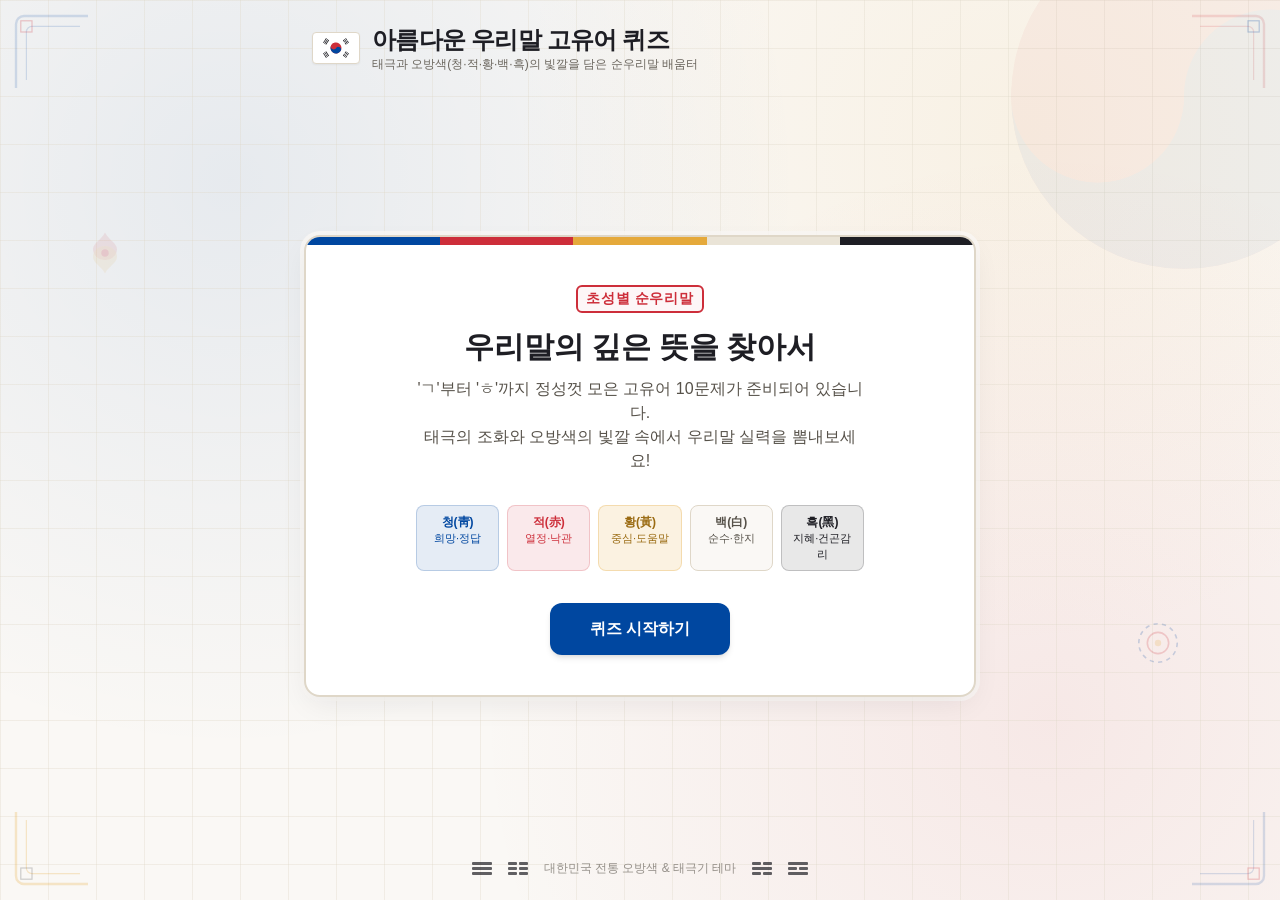
<file: missions/initials.html>
<!DOCTYPE html>
<html lang="ko">
<head>
    <meta charset="UTF-8">
    <meta name="viewport" content="width=device-width, initial-scale=1.0">
    <title>태극과 오방색 - 초성별 고유어 퀴즈</title>
    <script src="../vendor/tailwind.js"></script>
    <style>
        :root {
            /* 오방색 (Obangsaek) & 태극기 (Taegeukgi) Color Palette */
            --obang-cheong: #0047A0;   /* 청 (파랑 - 동쪽/태극 음) */
            --obang-jeok: #CD2E3A;     /* 적 (빨강 - 남쪽/태극 양) */
            --obang-hwang: #E5A93B;    /* 황 (노랑 - 중앙/오방정색 황색) */
            --obang-baek: #FAF8F5;     /* 백 (한지색 - 서쪽/바탕) */
            --obang-heuk: #1E1E24;     /* 흑 (먹색 - 북쪽/건곤감리) */
            --hanji-border: #DFD7C8;   /* 한지 테두리 */
            --dancheong-green: #2B7A68;/* 단청 녹색 포인트 */
        }

        body {
            font-family: 'Noto Sans KR', sans-serif;
            background-color: var(--obang-baek);
            color: var(--obang-heuk);
            /* 은은한 한지 질감 + 전통 창호 문살 격자 패턴 */
            background-image: 
                linear-gradient(to right, rgba(223, 215, 200, 0.35) 1px, transparent 1px),
                linear-gradient(to bottom, rgba(223, 215, 200, 0.35) 1px, transparent 1px),
                radial-gradient(circle at 18% 20%, rgba(0, 71, 160, 0.08) 0%, transparent 45%),
                radial-gradient(circle at 82% 80%, rgba(205, 46, 58, 0.08) 0%, transparent 45%),
                radial-gradient(circle at 80% 15%, rgba(229, 169, 59, 0.09) 0%, transparent 40%);
            background-size: 48px 48px, 48px 48px, 100% 100%, 100% 100%, 100% 100%;
            position: relative;
            overflow-x: hidden;
        }

        /* 배경 장식용 은은한 회전 태극 문양 및 꽃잎 애니메이션 */
        @keyframes slowSpin {
            from { transform: rotate(0deg); }
            to { transform: rotate(360deg); }
        }
        @keyframes floatSlow {
            0%, 100% { transform: translateY(0px) rotate(0deg); }
            50% { transform: translateY(-12px) rotate(8deg); }
        }
        .bg-taegeuk-watermark {
            animation: slowSpin 90s linear infinite;
        }
        .bg-petal-float {
            animation: floatSlow 7s ease-in-out infinite;
        }
        .bg-petal-float-delayed {
            animation: floatSlow 9s ease-in-out 2s infinite;
        }

        .font-batang {
            font-family: 'Gowun Batang', serif;
        }

        /* 전통 창호지 카드 스타일 */
        .hanji-card {
            background-color: #FFFFFF;
            border: 2px solid var(--hanji-border);
            box-shadow: 0 10px 30px -5px rgba(30, 30, 36, 0.08), 0 0 0 4px rgba(250, 248, 245, 0.8);
            position: relative;
        }

        /* 오방색 상단 띠 장식 (색동 느낌) */
        .saekdong-bar {
            height: 8px;
            display: flex;
            width: 100%;
        }
        .saekdong-bar div { flex: 1; }
        .bg-cheong { background-color: var(--obang-cheong); }
        .bg-jeok { background-color: var(--obang-jeok); }
        .bg-hwang { background-color: var(--obang-hwang); }
        .bg-baek { background-color: #EAE4D7; }
        .bg-heuk { background-color: var(--obang-heuk); }

        /* 선택지 버튼 호버 및 상태 */
        .option-btn {
            transition: all 0.2s cubic-bezier(0.25, 0.8, 0.25, 1);
            border: 1.5px solid var(--hanji-border);
            background-color: #FCFBF9;
        }
        .option-btn:hover:not(:disabled) {
            border-color: var(--obang-cheong);
            background-color: rgba(0, 71, 160, 0.04);
            transform: translateY(-2px);
        }

        /* 정답 / 오답 스타일 */
        .option-correct {
            border-color: var(--obang-cheong) !important;
            background-color: rgba(0, 71, 160, 0.08) !important;
            color: var(--obang-cheong) !important;
            font-weight: 700;
        }
        .option-wrong {
            border-color: var(--obang-jeok) !important;
            background-color: rgba(205, 46, 58, 0.08) !important;
            color: var(--obang-jeok) !important;
        }

        /* 도장(낙관) 스타일 배지 */
        .nakgwan-stamp {
            border: 2px solid var(--obang-jeok);
            color: var(--obang-jeok);
            font-family: 'Gowun Batang', serif;
            font-weight: 700;
            display: inline-flex;
            align-items: center;
            justify-content: center;
            border-radius: 6px;
            padding: 2px 8px;
            background-color: rgba(205, 46, 58, 0.04);
            letter-spacing: 0.05em;
        }

        /* 건곤감리 장식 요소 */
        .trigram-line {
            height: 3px;
            background-color: var(--obang-heuk);
            border-radius: 1px;
        }
    </style>
<style>.hidden{display:none!important}button:focus-visible{outline:3px solid #b77142;outline-offset:3px}</style>
</head>
<body class="min-h-screen flex flex-col items-center justify-between py-6 px-4">

    <!-- 배경 장식 레이어 (클릭 방해 없음) -->
    <div class="fixed inset-0 pointer-events-none z-0 overflow-hidden" aria-hidden="true">
        <!-- 네 모서리 전통 단청/문살 프레임 장식 -->
        <svg class="absolute top-3 left-3 w-20 h-20 text-[#0047A0]/15" viewBox="0 0 100 100" fill="none">
            <path d="M5 95V15C5 9.47715 9.47715 5 15 5H95" stroke="currentColor" stroke-width="3"/>
            <path d="M18 85V25C18 21.134 21.134 18 25 18H85" stroke="currentColor" stroke-width="1.5"/>
            <rect x="11" y="11" width="14" height="14" stroke="#CD2E3A" stroke-opacity="0.25" stroke-width="1.5"/>
        </svg>
        <svg class="absolute top-3 right-3 w-20 h-20 text-[#CD2E3A]/15 rotate-90" viewBox="0 0 100 100" fill="none">
            <path d="M5 95V15C5 9.47715 9.47715 5 15 5H95" stroke="currentColor" stroke-width="3"/>
            <path d="M18 85V25C18 21.134 21.134 18 25 18H85" stroke="currentColor" stroke-width="1.5"/>
            <rect x="11" y="11" width="14" height="14" stroke="#0047A0" stroke-opacity="0.25" stroke-width="1.5"/>
        </svg>
        <svg class="absolute bottom-3 left-3 w-20 h-20 text-[#E5A93B]/25 -rotate-90" viewBox="0 0 100 100" fill="none">
            <path d="M5 95V15C5 9.47715 9.47715 5 15 5H95" stroke="currentColor" stroke-width="3"/>
            <path d="M18 85V25C18 21.134 21.134 18 25 18H85" stroke="currentColor" stroke-width="1.5"/>
            <rect x="11" y="11" width="14" height="14" stroke="#1E1E24" stroke-opacity="0.2" stroke-width="1.5"/>
        </svg>
        <svg class="absolute bottom-3 right-3 w-20 h-20 text-[#0047A0]/15 rotate-180" viewBox="0 0 100 100" fill="none">
            <path d="M5 95V15C5 9.47715 9.47715 5 15 5H95" stroke="currentColor" stroke-width="3"/>
            <path d="M18 85V25C18 21.134 21.134 18 25 18H85" stroke="currentColor" stroke-width="1.5"/>
            <rect x="11" y="11" width="14" height="14" stroke="#CD2E3A" stroke-opacity="0.25" stroke-width="1.5"/>
        </svg>

        <!-- 은은하게 회전하는 대형 태극 워터마크 -->
        <svg class="bg-taegeuk-watermark absolute -top-24 -right-24 w-96 h-96 opacity-[0.045]" viewBox="0 0 100 100">
            <circle cx="50" cy="50" r="45" fill="#CD2E3A"/>
            <path d="M 5,50 A 45,45 0 0,0 95,50 A 22.5,22.5 0 0,0 50,50 A 22.5,22.5 0 0,1 5,50 Z" fill="#0047A0"/>
            <circle cx="27.5" cy="50" r="22.5" fill="#CD2E3A"/>
        </svg>

        <!-- 은은한 무궁화 꽃잎 & 오방색 매듭 점 장식 -->
        <svg class="bg-petal-float absolute top-1/4 left-[6%] w-14 h-14 opacity-20" viewBox="0 0 60 60" fill="none">
            <path d="M30 8C35 18 46 20 42 30C38 40 22 40 18 30C14 20 25 18 30 8Z" fill="#CD2E3A" fill-opacity="0.45"/>
            <path d="M30 52C25 42 14 40 18 30C22 20 38 20 42 30C46 40 35 42 30 52Z" fill="#E5A93B" fill-opacity="0.45"/>
            <circle cx="30" cy="30" r="4" fill="#CD2E3A"/>
        </svg>

        <svg class="bg-petal-float-delayed absolute bottom-1/4 right-[7%] w-16 h-16 opacity-20" viewBox="0 0 60 60" fill="none">
            <circle cx="30" cy="30" r="18" stroke="#0047A0" stroke-width="1.5" stroke-dasharray="4 4"/>
            <circle cx="30" cy="30" r="10" stroke="#CD2E3A" stroke-width="1.5"/>
            <circle cx="30" cy="30" r="3" fill="#E5A93B"/>
        </svg>
    </div>

    <!-- 상단 헤더: 태극기 모티브 -->
    <header class="w-full max-w-2xl flex items-center justify-between mb-6 px-2 relative z-10">
        <div class="flex items-center gap-3">
            <!-- 미니 태극기 SVG 아이콘 -->
            <div class="w-12 h-8 bg-white border border-[#DFD7C8] rounded shadow-sm flex items-center justify-center p-1 relative overflow-hidden" title="대한민국 태극기">
                <svg viewBox="0 0 90 60" class="w-full h-full">
                    <rect width="90" height="60" fill="#ffffff"/>
                    <!-- 태극 문양 -->
                    <g transform="translate(45,30) rotate(33.69)">
                        <circle r="15" fill="#CD2E3A"/>
                        <path d="M -15,0 A 15,15 0 0,0 15,0 A 7.5,7.5 0 0,0 0,0 A 7.5,7.5 0 0,1 -15,0 Z" fill="#0047A0"/>
                        <circle cx="-7.5" cy="0" r="7.5" fill="#CD2E3A"/>
                    </g>
                    <!-- 건 (좌상) -->
                    <g transform="translate(18,12) rotate(-56.31)" fill="#1E1E24">
                        <rect x="-7.5" y="-5" width="15" height="2.2"/>
                        <rect x="-7.5" y="-1.1" width="15" height="2.2"/>
                        <rect x="-7.5" y="2.8" width="15" height="2.2"/>
                    </g>
                    <!-- 곤 (우하) -->
                    <g transform="translate(72,48) rotate(-56.31)" fill="#1E1E24">
                        <rect x="-7.5" y="-5" width="6.8" height="2.2"/><rect x="0.7" y="-5" width="6.8" height="2.2"/>
                        <rect x="-7.5" y="-1.1" width="6.8" height="2.2"/><rect x="0.7" y="-1.1" width="6.8" height="2.2"/>
                        <rect x="-7.5" y="2.8" width="6.8" height="2.2"/><rect x="0.7" y="2.8" width="6.8" height="2.2"/>
                    </g>
                    <!-- 감 (우상) -->
                    <g transform="translate(72,12) rotate(56.31)" fill="#1E1E24">
                        <rect x="-7.5" y="-5" width="6.8" height="2.2"/><rect x="0.7" y="-5" width="6.8" height="2.2"/>
                        <rect x="-7.5" y="-1.1" width="15" height="2.2"/>
                        <rect x="-7.5" y="2.8" width="6.8" height="2.2"/><rect x="0.7" y="2.8" width="6.8" height="2.2"/>
                    </g>
                    <!-- 이 (좌하) -->
                    <g transform="translate(18,48) rotate(56.31)" fill="#1E1E24">
                        <rect x="-7.5" y="-5" width="15" height="2.2"/>
                        <rect x="-7.5" y="-1.1" width="6.8" height="2.2"/><rect x="0.7" y="-1.1" width="6.8" height="2.2"/>
                        <rect x="-7.5" y="2.8" width="15" height="2.2"/>
                    </g>
                </svg>
            </div>
            <div>
                <h1 class="font-batang text-xl sm:text-2xl font-bold text-[#1E1E24] tracking-tight">아름다운 우리말 고유어 퀴즈</h1>
                <p class="text-xs text-[#6B665E]">태극과 오방색(청·적·황·백·흑)의 빛깔을 담은 순우리말 배움터</p>
            </div>
        </div>
        <div class="hidden sm:flex items-center gap-1.5 text-xs font-medium">
            <span class="w-3 h-3 rounded-full bg-[#0047A0]" title="청(동)"></span>
            <span class="w-3 h-3 rounded-full bg-[#CD2E3A]" title="적(남)"></span>
            <span class="w-3 h-3 rounded-full bg-[#E5A93B]" title="황(중앙)"></span>
            <span class="w-3 h-3 rounded-full bg-[#FAF8F5] border border-gray-300" title="백(서)"></span>
            <span class="w-3 h-3 rounded-full bg-[#1E1E24]" title="흑(북)"></span>
        </div>
    </header>

    <!-- 메인 퀴즈 컨테이너 -->
    <main class="w-full max-w-2xl hanji-card rounded-2xl overflow-hidden my-auto relative z-10">
        <!-- 오방색 상단 색동 띠 -->
        <div class="saekdong-bar">
            <div class="bg-cheong"></div>
            <div class="bg-jeok"></div>
            <div class="bg-hwang"></div>
            <div class="bg-baek"></div>
            <div class="bg-heuk"></div>
        </div>

        <!-- 1. 시작 화면 -->
        <div id="start-screen" class="p-8 sm:p-10 text-center">
            <div class="inline-block mb-4">
                <span class="nakgwan-stamp text-sm">초성별 순우리말</span>
            </div>
            <h2 class="font-batang text-2xl sm:text-3xl font-bold text-[#1E1E24] mb-3">
                우리말의 깊은 뜻을 찾아서
            </h2>
            <p class="text-sm sm:text-base text-[#57524A] mb-8 leading-relaxed max-w-md mx-auto">
                'ㄱ'부터 'ㅎ'까지 정성껏 모은 고유어 10문제가 준비되어 있습니다.<br>
                태극의 조화와 오방색의 빛깔 속에서 우리말 실력을 뽐내보세요!
            </p>

            <!-- 오방색 안내 카드 -->
            <div class="grid grid-cols-5 gap-2 max-w-md mx-auto mb-8 text-xs">
                <div class="p-2 rounded-lg bg-[#0047A0]/10 border border-[#0047A0]/20 text-[#0047A0] font-bold">청(靑)<br><span class="font-normal text-[11px]">희망·정답</span></div>
                <div class="p-2 rounded-lg bg-[#CD2E3A]/10 border border-[#CD2E3A]/20 text-[#CD2E3A] font-bold">적(赤)<br><span class="font-normal text-[11px]">열정·낙관</span></div>
                <div class="p-2 rounded-lg bg-[#E5A93B]/15 border border-[#E5A93B]/30 text-[#9A6B12] font-bold">황(黃)<br><span class="font-normal text-[11px]">중심·도움말</span></div>
                <div class="p-2 rounded-lg bg-[#FAF8F5] border border-[#DFD7C8] text-[#57524A] font-bold">백(白)<br><span class="font-normal text-[11px]">순수·한지</span></div>
                <div class="p-2 rounded-lg bg-[#1E1E24]/10 border border-[#1E1E24]/20 text-[#1E1E24] font-bold">흑(黑)<br><span class="font-normal text-[11px]">지혜·건곤감리</span></div>
            </div>

            <button onclick="startQuiz()" class="w-full sm:w-auto px-10 py-3.5 rounded-xl bg-[#0047A0] hover:bg-[#00367A] text-white font-bold text-base shadow-md transition-all transform hover:-translate-y-0.5 cursor-pointer">
                퀴즈 시작하기
            </button>
        </div>

        <!-- 2. 퀴즈 진행 화면 -->
        <div id="quiz-screen" class="hidden p-6 sm:p-8">
            <!-- 상단 진행 상태 & 건곤감리 4괘 표시 -->
            <div class="flex items-center justify-between mb-3">
                <div class="flex items-center gap-2">
                    <span id="question-badge" class="px-3 py-1 rounded-full text-xs font-bold bg-[#1E1E24] text-white">
                        제 1 문항
                    </span>
                    <span id="consonant-tag" class="nakgwan-stamp text-xs">초성 ㄱ</span>
                </div>
                <div class="text-sm font-bold text-[#0047A0]">
                    <span id="progress-text">1 / 10</span>
                </div>
            </div>

            <!-- 오방색 진행 게이지 -->
            <div class="w-full h-2.5 bg-[#EAE4D7] rounded-full overflow-hidden mb-6 p-0.5">
                <div id="progress-bar" class="h-full rounded-full transition-all duration-300" style="width: 10%; background: linear-gradient(90deg, #0047A0 0%, #CD2E3A 50%, #E5A93B 100%);"></div>
            </div>

            <!-- 문제 영역 -->
            <div class="bg-[#FAF8F5] border border-[#DFD7C8] rounded-xl p-5 sm:p-6 mb-6 relative">
                <!-- 모서리 전통 장식 -->
                <div class="absolute top-2 left-2 w-2.5 h-2.5 border-t-2 border-l-2 border-[#CD2E3A]"></div>
                <div class="absolute top-2 right-2 w-2.5 h-2.5 border-t-2 border-r-2 border-[#0047A0]"></div>
                <div class="absolute bottom-2 left-2 w-2.5 h-2.5 border-b-2 border-l-2 border-[#0047A0]"></div>
                <div class="absolute bottom-2 right-2 w-2.5 h-2.5 border-b-2 border-r-2 border-[#CD2E3A]"></div>

                <p id="question-text" class="font-batang text-lg sm:text-xl font-bold text-[#1E1E24] leading-relaxed whitespace-pre-line">
                    문제가 여기에 표시됩니다.
                </p>
            </div>

            <!-- 선택지 영역 -->
            <div id="options-container" class="space-y-3 mb-6">
                <!-- 동적으로 버튼 생성 -->
            </div>

            <!-- 힌트(도움말) 버튼 및 영역 (오방색 '황' 테마) -->
            <div class="mb-4">
                <button id="hint-btn" onclick="toggleHint()" class="text-xs font-bold text-[#9A6B12] bg-[#E5A93B]/15 hover:bg-[#E5A93B]/25 border border-[#E5A93B]/40 px-3.5 py-1.5 rounded-lg transition-colors cursor-pointer flex items-center gap-1.5">
                    <span>💡 도움말(힌트) 보기</span>
                </button>
                <div id="hint-box" class="hidden mt-2.5 p-3.5 rounded-lg bg-[#E5A93B]/10 border border-[#E5A93B]/30 text-sm text-[#6E4B0A]">
                    <span class="font-bold">도움말:</span> <span id="hint-text"></span>
                </div>
            </div>

            <!-- 해설 영역 (정답 선택 후 표시) -->
            <div id="rationale-box" class="hidden p-4 rounded-xl mb-6 border text-sm leading-relaxed">
                <div class="font-bold mb-1 flex items-center gap-1.5" id="rationale-title"></div>
                <p id="rationale-text" class="text-[#3A3732]"></p>
            </div>

            <!-- 하단 네비게이션 버튼 -->
            <div class="flex items-center justify-between pt-2 border-t border-[#EAE4D7]">
                <button onclick="skipQuestion()" id="skip-btn" class="text-sm text-[#6B665E] hover:text-[#1E1E24] px-3 py-2 cursor-pointer">
                    건너뛰기
                </button>
                <button onclick="nextQuestion()" id="next-btn" class="hidden px-6 py-2.5 rounded-xl bg-[#0047A0] hover:bg-[#00367A] text-white font-bold text-sm shadow transition-colors cursor-pointer">
                    다음 문제로 →
                </button>
            </div>
        </div>

        <!-- 3. 결과 화면 -->
        <div id="result-screen" class="hidden p-8 sm:p-10 text-center">
            <div class="inline-block mb-3">
                <span class="nakgwan-stamp text-sm">장원급제 결과표</span>
            </div>
            <h2 class="font-batang text-2xl sm:text-3xl font-bold text-[#1E1E24] mb-2">
                고유어 퀴즈 완료!
            </h2>
            <p id="result-comment" class="text-sm text-[#57524A] mb-6">
                우리말의 아름다움을 깊이 이해하고 계시네요!
            </p>

            <!-- 점수 원형 배지 (태극 색채 적용) -->
            <div class="w-36 h-36 mx-auto rounded-full border-4 border-[#0047A0] bg-[#FAF8F5] flex flex-col items-center justify-center mb-6 shadow-inner relative">
                <div class="absolute inset-1 rounded-full border border-dashed border-[#CD2E3A]/50"></div>
                <span class="text-xs text-[#6B665E] font-medium">나의 점수</span>
                <div class="font-batang text-4xl font-bold text-[#0047A0] my-0.5">
                    <span id="final-score">0</span><span class="text-lg text-[#1E1E24]"> / 10</span>
                </div>
                <span id="final-grade" class="text-xs font-bold text-[#CD2E3A]">우수</span>
            </div>

            <!-- 오답 및 전체 복습 리스트 -->
            <div class="text-left bg-[#FAF8F5] border border-[#DFD7C8] rounded-xl p-4 sm:p-5 mb-6 max-h-64 overflow-y-auto">
                <h3 class="font-batang font-bold text-sm text-[#1E1E24] mb-3 pb-2 border-b border-[#DFD7C8]">
                    📜 문항별 풀이 기록
                </h3>
                <div id="review-list" class="space-y-3 text-xs sm:text-sm">
                    <!-- 결과 요약 동적 생성 -->
                </div>
            </div>

            <button onclick="restartQuiz()" class="w-full sm:w-auto px-8 py-3 rounded-xl bg-[#CD2E3A] hover:bg-[#A8222C] text-white font-bold text-sm shadow transition-colors cursor-pointer">
                다시 도전하기
            </button>
        </div>
    </main>

    <!-- 하단 푸터: 건곤감리 장식 -->
    <footer class="w-full max-w-2xl mt-6 text-center text-xs text-[#6B665E] flex flex-col items-center gap-2 relative z-10">
        <div class="flex items-center gap-4 opacity-70">
            <!-- 건 -->
            <div class="w-5 flex flex-col gap-0.5" title="건(하늘)">
                <div class="trigram-line"></div>
                <div class="trigram-line"></div>
                <div class="trigram-line"></div>
            </div>
            <!-- 곤 -->
            <div class="w-5 flex flex-col gap-0.5" title="곤(땅)">
                <div class="flex gap-0.5"><div class="trigram-line flex-1"></div><div class="trigram-line flex-1"></div></div>
                <div class="flex gap-0.5"><div class="trigram-line flex-1"></div><div class="trigram-line flex-1"></div></div>
                <div class="flex gap-0.5"><div class="trigram-line flex-1"></div><div class="trigram-line flex-1"></div></div>
            </div>
            <span>대한민국 전통 오방색 & 태극기 테마</span>
            <!-- 감 -->
            <div class="w-5 flex flex-col gap-0.5" title="감(물)">
                <div class="flex gap-0.5"><div class="trigram-line flex-1"></div><div class="trigram-line flex-1"></div></div>
                <div class="trigram-line"></div>
                <div class="flex gap-0.5"><div class="trigram-line flex-1"></div><div class="trigram-line flex-1"></div></div>
            </div>
            <!-- 이 -->
            <div class="w-5 flex flex-col gap-0.5" title="이(불)">
                <div class="trigram-line"></div>
                <div class="flex gap-0.5"><div class="trigram-line flex-1"></div><div class="trigram-line flex-1"></div></div>
                <div class="trigram-line"></div>
            </div>
        </div>
    </footer>

    <script>
        // 기존 고유어 퀴즈 데이터
        const quizData = [
            {
                consonant: "ㄱ",
                question: "다음 설명에 해당하는 고유어는 무엇인가요?\n\n'송진이 많이 있는 소나무의 가지나 옹이에 붙인 불'",
                options: [
                    { text: "관솔불", isCorrect: true, rationale: "송진이 엉긴 소나무 가지나 옹이(관솔)에 불을 붙여 횃불처럼 쓰던 불을 '관솔불'이라고 합니다." },
                    { text: "곧은길", isCorrect: false, rationale: "'곧은길'은 앞으로 곧게 뻗어 나간 길을 뜻하는 고유어입니다." },
                    { text: "담금질", isCorrect: false, rationale: "'담금질'은 금속을 높게 가열한 뒤 찬물에 담가 식히는 일을 말합니다." },
                    { text: "해거름", isCorrect: false, rationale: "'해거름'은 해가 지는 것, 또는 그런 때를 가리키는 말입니다." }
                ],
                hint: "초성 'ㄱ'으로 시작하며, 소나무에서 나오는 끈적한 송진과 관련된 불입니다."
            },
            {
                consonant: "ㅁ",
                question: "고유어 '모로'의 뜻으로 알맞은 것은 무엇인가요?",
                options: [
                    { text: "옆으로.", isCorrect: true, rationale: "'모로'는 물건이나 몸이 바르지 않고 비스듬히 '옆으로' 향한 모양을 뜻하는 부사입니다." },
                    { text: "조금 전에. 이미.", isCorrect: false, rationale: "'조금 전에. 이미.'를 뜻하는 고유어는 '아까'입니다." },
                    { text: "이치에 따라 마땅히.", isCorrect: false, rationale: "'이치에 따라 마땅히.'를 뜻하는 고유어는 '모름지기'입니다." },
                    { text: "잇달아 여러 번. 계속해서.", isCorrect: false, rationale: "'잇달아 여러 번. 계속해서.'를 뜻하는 고유어는 '자꾸'입니다." }
                ],
                hint: "초성 'ㅁ'의 첫 번째 단어로, 잠을 잘 때 똑바로 눕지 않고 '○○ 눕다'처럼 쓰입니다."
            },
            {
                consonant: "ㅌ",
                question: "다음 중 한 어머니가 낳은 자녀들의 나이 차이를 이르는 고유어는 무엇인가요?",
                options: [
                    { text: "터울", isCorrect: true, rationale: "'터울'은 한 어머니가 낳은 아이들의 나이 차이를 나타내는 순우리말입니다." },
                    { text: "타래", isCorrect: false, rationale: "'타래'는 실이나 끈을 빙빙 둘러서 감아 놓은 뭉치를 뜻합니다." },
                    { text: "채비", isCorrect: false, rationale: "'채비'는 어떤 일을 하기 위해 미리 준비를 하는 것을 의미합니다." },
                    { text: "한통속", isCorrect: false, rationale: "'한통속'은 주로 이로운 일에 서로 마음이 통하는 한 무리를 가리킵니다." }
                ],
                hint: "초성 'ㅌ'의 세 번째 단어이며, 형제자매 사이의 간격을 말할 때 주로 씁니다."
            },
            {
                consonant: "ㅎ",
                question: "서쪽 또는 북서쪽에서 불어오는 바람을 뜻하는 고유어는 무엇인가요?",
                options: [
                    { text: "하늬바람", isCorrect: true, rationale: "'하늬바람'은 서쪽이나 북서쪽에서 불어오는 서풍을 이르는 아름다운 우리말입니다." },
                    { text: "다복솔", isCorrect: false, rationale: "'다복솔'은 가지가 탐스럽고 촘촘하게 많이 퍼진 어린 소나무를 뜻합니다." },
                    { text: "밤눈", isCorrect: false, rationale: "'밤눈'은 깜깜한 밤에 사물을 볼 수 있는 시력을 말합니다." },
                    { text: "벼랑", isCorrect: false, rationale: "'벼랑'은 바위나 땅이 매우 가파르게 아래로 깊이 내려가 있는 곳입니다." }
                ],
                hint: "초성 'ㅎ'의 첫 번째 단어로, 뱃사람들이 서풍을 부르던 말에서 유래했습니다."
            },
            {
                consonant: "ㄷ",
                question: "다음 설명에 해당하는 고유어는 무엇인가요?\n\n'금속을 높은 온도로 가열한 다음 찬물에 담가 식히는 일'",
                options: [
                    { text: "담금질", isCorrect: true, rationale: "'담금질'은 쇠를 달구어 찬물에 담가 단단하게 만드는 과정을 뜻합니다." },
                    { text: "판가름", isCorrect: false, rationale: "'판가름'은 옳고 그름, 또는 지고 이김이 분명하게 갈라지는 것을 말합니다." },
                    { text: "곪다", isCorrect: false, rationale: "'곪다'는 상처에 염증이 생겨 고름이 들게 된다는 뜻의 동사입니다." },
                    { text: "채비", isCorrect: false, rationale: "'채비'는 어떤 일을 하려고 준비를 갖추는 것을 의미합니다." }
                ],
                hint: "초성 'ㄷ'으로 시작하며, 대장간에서 칼이나 농기구를 단단하게 만들 때 하는 작업입니다."
            },
            {
                consonant: "ㅌ",
                question: "고유어 '투박하다'의 뜻풀이로 가장 적절한 것은 무엇인가요?",
                options: [
                    { text: "(모양이) 맵시가 없이 거칠고 두텁다.", isCorrect: true, rationale: "'투박하다'는 생김새나 솜씨가 세련되지 않고 거칠며 두툼하다는 뜻입니다." },
                    { text: "(물건이) 아주 오래되어 낡다.", isCorrect: false, rationale: "'아주 오래되어 낡다'를 뜻하는 고유어는 '케케묵다'입니다." },
                    { text: "(살에 닿는 느낌이) 싸늘하게 차다.", isCorrect: false, rationale: "'싸늘하게 차다'는 '차갑다'의 뜻풀이입니다." },
                    { text: "모질고 거칠다.", isCorrect: false, rationale: "'모질고 거칠다'는 '사납다'의 뜻풀이입니다." }
                ],
                hint: "초성 'ㅌ'의 두 번째 단어로, 세련되지 않고  투박한 손이나 그릇 모양을 묘사할 때 씁니다."
            },
            {
                consonant: "ㄹ",
                question: "다음 빈칸에 들어갈 고유어로 알맞은 것은 무엇인가요?\n\n'어떠한 일을 하거나 상태에 있을 만한 신분이나 자격의 뜻을 나타내는 격 조사인 (  ) 최선을 다했다.'",
                options: [
                    { text: "로서", isCorrect: true, rationale: "'로서'는 지위나 신분, 자격을 나타내는 격 조사입니다. (수단이나 방법을 나타낼 때는 '로써'를 씁니다.)" },
                    { text: "리을", isCorrect: false, rationale: "'리을'은 한글의 닿소리인 'ㄹ'의 이름입니다." },
                    { text: "아까", isCorrect: false, rationale: "'아까'는 조금 전이나 이미 지난 시간을 나타내는 부사입니다." },
                    { text: "자꾸", isCorrect: false, rationale: "'자꾸'는 잇달아 여러 번 계속해서라는 뜻의 부사입니다." }
                ],
                hint: "초성 'ㄹ'의 두 번째 단어로, '학생○○ 본분을 다하다'처럼 신분이나 자격을 나타낼 때 사용합니다."
            },
            {
                consonant: "ㅌ",
                question: "다음 중 단어와 그 뜻풀이가 바르게 연결된 것은 무엇인가요?",
                options: [
                    { text: "타래 - 실이나 끈을 빙빙 둘러서 감아 놓은 뭉치", isCorrect: true, rationale: "'타래'는 실, 노끈 등을 둥글게 감아 놓은 뭉치를 뜻하는 고유어입니다." },
                    { text: "나귀 - 날아다니는 모든 짐승들", isCorrect: false, rationale: "'날아다니는 모든 짐승들'은 '날짐승'이며, '나귀'는 말보다 작고 귀가 긴 짐승입니다." },
                    { text: "살금살금 - 아까워하는 마음 없이", isCorrect: false, rationale: "'아까워하는 마음 없이'는 '아낌없이'이며, '살금살금'은 남모르게 조용히 움직이는 모양입니다." },
                    { text: "팔팔하다 - 조금 작은 듯하다", isCorrect: false, rationale: "'조금 작은 듯하다'는 '자그마하다'이며, '팔팔하다'는 기운이 넘치고 생기 있는 모습입니다." }
                ],
                hint: "실 한 뭉치를 셀 때 '실 한 ○○'라고 부르는 단어를 찾아보세요."
            },
            {
                consonant: "ㅍ",
                question: "고유어 '판가름'의 의미로 옳은 것은 무엇인가요?",
                options: [
                    { text: "옳고 그름, 또는 지고 이김이 분명하게 갈라지는 것", isCorrect: true, rationale: "'판가름'은 승부나 시비가 명확하게 결정되는 일을 뜻합니다." },
                    { text: "기운이 넘치고 생기 있는 상태", isCorrect: false, rationale: "기운이 넘치는 모습은 '팔팔하다'에 해당하는 설명입니다." },
                    { text: "바위나 땅이 매우 가파르게 아래로 깊이 내려가 있는 곳", isCorrect: false, rationale: "가파르게 깎아지른 곳은 '벼랑'을 뜻합니다." },
                    { text: "가지가 탐스럽고 촘촘하게 많이 퍼진 어린 소나무", isCorrect: false, rationale: "탐스러운 어린 소나무는 '다복솔'입니다." }
                ],
                hint: "초성 'ㅍ'의 첫 번째 단어로, 승부가 결정 날 때 '승부가 ○○○ 나다'라고 표현합니다."
            },
            {
                consonant: "ㅋ",
                question: "다음 중 초성 'ㅋ'에 해당하는 고유어와 설명으로 옳은 것은 무엇인가요?",
                options: [
                    { text: "크낙새 - 우리나라 특산종인 텃새인데 멸종위기에 처해 있는 새", isCorrect: true, rationale: "'크낙새'는 한국 특산종 딱따구리과 텃새로 천연기념물이자 멸종위기종입니다." },
                    { text: "케케묵다 - 날아다니는 모든 짐승들을 이르는 말", isCorrect: false, rationale: "'케케묵다'는 물건이나 생각이 아주 오래되어 낡았다는 뜻입니다." },
                    { text: "크낙새 - 몸이 말보다 조금 작고 귀가 아주 긴 짐승", isCorrect: false, rationale: "말보다 작고 귀가 긴 짐승은 '나귀'입니다." },
                    { text: "케케묵다 - 금속을 가열한 다음 찬물에 담가 식히는 일", isCorrect: false, rationale: "금속을 식히는 일은 '담금질'입니다." }
                ],
                hint: "초성 'ㅋ'의 두 번째 단어로, 큰 울음소리를 내는 우리나라의 희귀한 텃새 이름입니다."
            }
        ];

        let currentIdx = 0;
        let score = 0;
        let userHistory = [];
        let answered = false;

        function startQuiz() {
            document.getElementById('start-screen').classList.add('hidden');
            document.getElementById('quiz-screen').classList.remove('hidden');
            currentIdx = 0;
            score = 0;
            userHistory = [];
            renderQuestion();
        }

        function renderQuestion() {
            answered = false;
            const q = quizData[currentIdx];

            // 상단 배지 및 진행도 업데이트
            document.getElementById('question-badge').textContent = `제 ${currentIdx + 1} 문항`;
            document.getElementById('consonant-tag').textContent = `초성 ${q.consonant}`;
            document.getElementById('progress-text').textContent = `${currentIdx + 1} / ${quizData.length}`;
            document.getElementById('progress-bar').style.width = `${((currentIdx + 1) / quizData.length) * 100}%`;

            // 문제 텍스트
            document.getElementById('question-text').textContent = q.question;

            // 힌트 초기화
            document.getElementById('hint-box').classList.add('hidden');
            document.getElementById('hint-text').textContent = q.hint;

            // 해설 및 다음 버튼 초기화
            document.getElementById('rationale-box').classList.add('hidden');
            document.getElementById('next-btn').classList.add('hidden');
            document.getElementById('skip-btn').classList.remove('hidden');

            // 선택지 렌더링 (보기 순서 섞기)
            const container = document.getElementById('options-container');
            container.innerHTML = '';

            const labels = ['①', '②', '③', '④'];
            const shuffledOptions = [...q.options].sort(() => Math.random() - 0.5);

            shuffledOptions.forEach((opt, idx) => {
                const btn = document.createElement('button');
                btn.className = 'option-btn w-full text-left p-4 rounded-xl flex items-start gap-3 cursor-pointer';
                btn.innerHTML = `
                    <span class="font-batang font-bold text-[#0047A0] mt-0.5">${labels[idx]}</span>
                    <span class="flex-1 text-sm sm:text-base leading-snug">${opt.text}</span>
                `;
                btn.onclick = () => selectOption(btn, opt, shuffledOptions, container);
                container.appendChild(btn);
            });
        }

        function selectOption(selectedBtn, selectedOpt, allOptions, container) {
            if (answered) return;
            answered = true;

            const buttons = container.querySelectorAll('button');
            buttons.forEach((btn, i) => {
                btn.disabled = true;
                btn.classList.remove('cursor-pointer');
                if (allOptions[i].isCorrect) {
                    btn.classList.add('option-correct');
                }
            });

            const rationaleBox = document.getElementById('rationale-box');
            const rationaleTitle = document.getElementById('rationale-title');
            const rationaleText = document.getElementById('rationale-text');

            if (selectedOpt.isCorrect) {
                score++;
                rationaleBox.className = 'p-4 rounded-xl mb-6 border border-[#0047A0]/30 bg-[#0047A0]/5 text-sm leading-relaxed';
                rationaleTitle.innerHTML = '<span class="text-[#0047A0]">🔵 정답입니다! (청색의 기운)</span>';
            } else {
                selectedBtn.classList.add('option-wrong');
                rationaleBox.className = 'p-4 rounded-xl mb-6 border border-[#CD2E3A]/30 bg-[#CD2E3A]/5 text-sm leading-relaxed';
                rationaleTitle.innerHTML = '<span class="text-[#CD2E3A]">🔴 아쉽네요, 다시 살펴볼까요?</span>';
            }

            rationaleText.textContent = selectedOpt.rationale;
            rationaleBox.classList.remove('hidden');

            const correctObj = quizData[currentIdx].options.find(o => o.isCorrect);
            userHistory.push({
                qNum: currentIdx + 1,
                consonant: quizData[currentIdx].consonant,
                correctAnswer: correctObj.text,
                isCorrect: selectedOpt.isCorrect
            });

            document.getElementById('skip-btn').classList.add('hidden');
            const nextBtn = document.getElementById('next-btn');
            nextBtn.textContent = currentIdx === quizData.length - 1 ? '결과 확인하기 →' : '다음 문제로 →';
            nextBtn.classList.remove('hidden');
        }

        function skipQuestion() {
            if (answered) return;
            const correctObj = quizData[currentIdx].options.find(o => o.isCorrect);
            userHistory.push({
                qNum: currentIdx + 1,
                consonant: quizData[currentIdx].consonant,
                correctAnswer: correctObj.text,
                isCorrect: false,
                skipped: true
            });
            nextQuestion();
        }

        function toggleHint() {
            const box = document.getElementById('hint-box');
            box.classList.toggle('hidden');
        }

        function nextQuestion() {
            currentIdx++;
            if (currentIdx < quizData.length) {
                renderQuestion();
            } else {
                showResults();
            }
        }

        function showResults() {
            window.VillageBridge?.report(score, quizData.length, userHistory.length);
            document.getElementById('quiz-screen').classList.add('hidden');
            document.getElementById('result-screen').classList.remove('hidden');

            document.getElementById('final-score').textContent = score;

            const gradeEl = document.getElementById('final-grade');
            const commentEl = document.getElementById('result-comment');

            if (score >= 9) {
                gradeEl.textContent = "장원급제 (최우수)";
                commentEl.textContent = "우리말 고유어의 달인이시네요! 태극의 기운처럼 완벽한 조화입니다.";
            } else if (score >= 7) {
                gradeEl.textContent = "우수한 성적";
                commentEl.textContent = "순우리말의 깊은 뜻을 아주 잘 알고 계십니다. 조금만 더 다듬으면 완벽해요!";
            } else if (score >= 4) {
                gradeEl.textContent = "정진하는 배움터";
                commentEl.textContent = "좋은 출발입니다! 헷갈렸던 고유어들을 한 번 더 복습해 보세요.";
            } else {
                gradeEl.textContent = "첫걸음 떼기";
                commentEl.textContent = "낯선 순우리말이 많았나요? 풀이 기록을 보며 하나씩 익혀보세요!";
            }

            const reviewList = document.getElementById('review-list');
            reviewList.innerHTML = '';

            userHistory.forEach(item => {
                const row = document.createElement('div');
                row.className = 'flex items-start justify-between gap-2 p-2.5 rounded-lg bg-white border border-[#EAE4D7]';
                const statusBadge = item.isCorrect
                    ? '<span class="px-2 py-0.5 rounded text-xs font-bold bg-[#0047A0]/10 text-[#0047A0]">정답</span>'
                    : (item.skipped
                        ? '<span class="px-2 py-0.5 rounded text-xs font-bold bg-gray-200 text-gray-600">건너뜀</span>'
                        : '<span class="px-2 py-0.5 rounded text-xs font-bold bg-[#CD2E3A]/10 text-[#CD2E3A]">오답</span>');

                row.innerHTML = `
                    <div class="flex-1">
                        <span class="font-bold text-[#1E1E24]">${item.qNum}번 [초성 ${item.consonant}]</span>
                        <p class="text-[#57524A] mt-0.5">정답: <strong class="text-[#0047A0]">${item.correctAnswer}</strong></p>
                    </div>
                    <div>${statusBadge}</div>
                `;
                reviewList.appendChild(row);
            });
        }

        function restartQuiz() {
            document.getElementById('result-screen').classList.add('hidden');
            document.getElementById('start-screen').classList.remove('hidden');
        }
    </script>
<script src="../mission-bridge.js"></script>
</body>
</html>
</file>
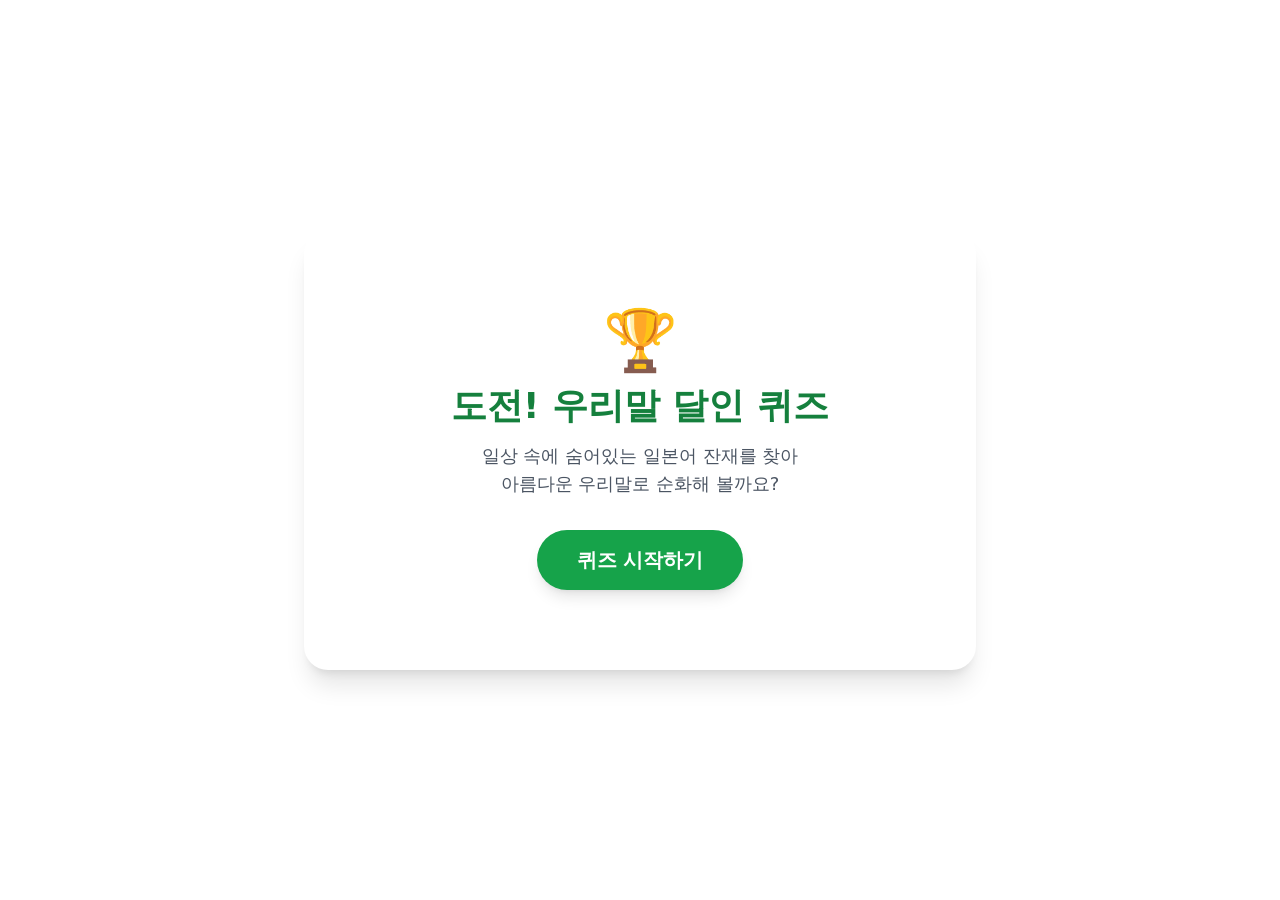
<file: missions/master.html>
<!DOCTYPE html>
<html lang="ko">
<head>
    <meta charset="UTF-8">
    <meta name="viewport" content="width=device-width, initial-scale=1.0">
    <title>도전! 우리말 달인 퀴즈</title>
    <!-- Tailwind CSS 불러오기 -->
    <script src="../vendor/tailwind.js"></script>
    <style>
        /* 웹폰트 적용 */
        700;900&display=swap');
        
        body {
            font-family: 'Noto Sans KR', sans-serif;
            background-color: #f0fdf4; /* 연한 녹색 배경 */
            margin: 0;
            padding: 0;
            overflow-x: hidden;
        }

        /* 부드러운 화면 전환 애니메이션 */
        .fade-in {
            animation: fadeIn 0.5s ease-in-out;
        }

        @keyframes fadeIn {
            from { opacity: 0; transform: translateY(10px); }
            to { opacity: 1; transform: translateY(0); }
        }

        /* 보기 버튼 호버 효과 */
        .option-btn {
            transition: all 0.2s;
        }
        .option-btn:hover {
            transform: translateY(-2px);
            box-shadow: 0 4px 6px -1px rgba(0, 0, 0, 0.1), 0 2px 4px -1px rgba(0, 0, 0, 0.06);
        }
        .option-btn:active {
            transform: translateY(0);
        }
    </style>
<style>.hidden{display:none!important}button:focus-visible{outline:3px solid #b77142;outline-offset:3px}</style>
</head>
<body class="min-h-screen flex items-center justify-center p-4">

    <!-- 게임 컨테이너 -->
    <div id="game-container" class="bg-white rounded-3xl shadow-xl w-full max-w-2xl p-6 sm:p-10 relative overflow-hidden fade-in">
        
        <!-- 시작 화면 -->
        <div id="start-screen" class="text-center flex flex-col items-center justify-center py-10">
            <div class="text-6xl mb-4">🏆</div>
            <h1 class="text-3xl sm:text-4xl font-black text-green-700 mb-4 word-keep">도전! 우리말 달인 퀴즈</h1>
            <p class="text-gray-600 mb-8 sm:text-lg">일상 속에 숨어있는 일본어 잔재를 찾아<br>아름다운 우리말로 순화해 볼까요?</p>
            <button onclick="startGame()" class="bg-green-600 hover:bg-green-700 text-white font-bold py-4 px-10 rounded-full text-xl shadow-lg transition-transform transform hover:scale-105 active:scale-95">
                퀴즈 시작하기
            </button>
        </div>

        <!-- 퀴즈 화면 -->
        <div id="quiz-screen" class="hidden flex-col h-full fade-in">
            <!-- 상단 상태바 -->
            <div class="flex justify-between items-center mb-6">
                <div class="text-green-600 font-bold text-lg" id="question-progress">문제 1 / 25</div>
                <div class="text-gray-500 font-bold text-lg">점수: <span id="score-display" class="text-green-600">0</span></div>
            </div>

            <!-- 진행률 바 -->
            <div class="w-full bg-gray-200 rounded-full h-2.5 mb-8">
                <div id="progress-bar" class="bg-green-600 h-2.5 rounded-full" style="width: 4%"></div>
            </div>

            <!-- 질문 영역 -->
            <div class="mb-8 min-h-[120px] flex items-center">
                <h2 id="question-text" class="text-xl sm:text-2xl font-bold text-gray-800 leading-snug break-keep">
                    여기에 질문이 표시됩니다.
                </h2>
            </div>

            <!-- 보기 영역 -->
            <div id="options-container" class="grid grid-cols-1 sm:grid-cols-2 gap-4">
                <!-- 자바스크립트로 버튼들이 생성됩니다 -->
            </div>
            
            <!-- 피드백 메시지 (정답/오답 표시) -->
            <div id="feedback-message" class="hidden mt-6 text-center font-bold text-lg p-4 rounded-xl">
            </div>
        </div>

        <!-- 결과 화면 -->
        <div id="result-screen" class="hidden text-center py-10 fade-in">
            <div id="result-emoji" class="text-6xl mb-4">🎉</div>
            <h1 class="text-3xl sm:text-4xl font-black text-gray-800 mb-2">퀴즈 종료!</h1>
            <p class="text-lg text-gray-600 mb-6">수고하셨습니다. 당신의 점수는...</p>
            
            <div class="text-5xl font-black text-green-600 mb-4">
                <span id="final-score">0</span> / 25
            </div>
            
            <p id="result-comment" class="text-xl font-bold text-gray-700 mb-10">
                평가 코멘트가 여기에 표시됩니다.
            </p>

            <button onclick="resetGame()" class="bg-gray-800 hover:bg-gray-900 text-white font-bold py-3 px-8 rounded-full text-lg shadow-lg transition-transform transform hover:scale-105 active:scale-95">
                다시 도전하기
            </button>
        </div>

    </div>

    <!-- 퀴즈 데이터 및 로직 -->
    <script>
        // 사용자가 요청한 25개의 단어를 바탕으로 구성한 퀴즈 데이터
        const quizData = [
            {
                question: "\"김장 배추를 씻으려면 다라이가 필요하다.\"라는 문장에서 일본어 '다라이(たらい)'를 대체할 가장 알맞은 우리말은 무엇일까요?",
                options: ["큰 대야", "바구니", "항아리", "냄비"],
                answer: "큰 대야"
            },
            {
                question: "\"아직 견습(見習い) 기간이라 업무가 서투릅니다.\"에서 쓰인 '견습'을 올바르게 순화한 우리말은 무엇일까요?",
                options: ["수습", "연습", "실습", "복습"],
                answer: "수습"
            },
            {
                question: "\"정해진 수순(手順)을 밟아 일을 처리하다.\"에서 일본어 투 표현인 '수순'을 올바르게 대체한 우리말은 무엇일까요?",
                options: ["차례", "방법", "규칙", "방향"],
                answer: "차례"
            },
            {
                question: "\"급전이 필요해서 월급을 가불(仮払い)했다.\"라는 표현에서 '가불'을 우리말로 바르게 순화한 것은 무엇일까요?",
                options: ["선지급", "후지급", "보너스", "대출"],
                answer: "선지급"
            },
            {
                question: "사이가 아주 좋은 부부를 일컬어 흔히 '잉꼬(鸚哥)부부'라고 합니다. 여기서 '잉꼬' 대신 써야 할 올바른 우리말 새의 이름은 무엇일까요?",
                options: ["원앙", "비둘기", "제비", "까치"],
                answer: "원앙"
            },
            {
                question: "\"소풍 갈 때 어머니가 벤또(弁当)를 싸 주셨다.\"에서 '벤또'의 올바른 우리말은 무엇일까요?",
                options: ["도시락", "식판", "밥통", "찬합"],
                answer: "도시락"
            },
            {
                question: "식당에서 식사를 마친 후 치아 사이에 낀 것을 뺄 때 찾는 '요지(楊枝)'를 올바른 우리말로 바꾼 것은 무엇일까요?",
                options: ["이쑤시개", "면봉", "귀개", "칫솔"],
                answer: "이쑤시개"
            },
            {
                question: "\"무거운 짐을 구루마(車)에 실어서 옮겼다.\"에서 '구루마'를 우리말로 바르게 순화한 것은 무엇일까요?",
                options: ["손수레", "자전거", "유모차", "썰매"],
                answer: "손수레"
            },
            {
                question: "\"지각을 해서 선생님께 기합(気合)을 받았다.\"에서 '기합'을 우리말로 올바르게 다듬은 것은 무엇일까요?",
                options: ["얼차려", "벌청소", "체벌", "훈육"],
                answer: "얼차려"
            },
            {
                question: "식당 메뉴판에서 흔히 볼 수 있는 '닭도리탕(鳥·とり)'에서 일본어 잔재를 없애고 올바르게 순화한 단어는 무엇일까요?",
                options: ["닭볶음탕", "닭매운탕", "닭조림", "닭백숙"],
                answer: "닭볶음탕"
            },
            {
                question: "\"비싸서 정식 서비스 대신 야매(やみ)로 수리했다.\"에서 '야매'를 대체할 수 있는 올바른 우리말은 무엇일까요?",
                options: ["무허가 (뒷거래)", "신상품", "정품", "중고품"],
                answer: "무허가 (뒷거래)"
            },
            {
                question: "\"어제 산 새 휴대전화에 기스(きず)가 났다.\"에서 '기스'를 올바르게 고친 우리말은 무엇일까요?",
                options: ["흠집", "얼룩", "파손", "고장"],
                answer: "흠집"
            },
            {
                question: "길거리에서 아르바이트생들이 나누어 주는 '찌라시(ちらし)'의 올바른 우리말 순화어는 무엇일까요?",
                options: ["낱장 광고", "신문", "잡지", "명함"],
                answer: "낱장 광고"
            },
            {
                question: "\"오늘 여기서 쇼부(しょうぶ)를 보자.\"라는 표현에서 사용된 '쇼부'를 대체할 올바른 우리말은 무엇일까요?",
                options: ["승부 (결판)", "내기", "화해", "흥정"],
                answer: "승부 (결판)"
            },
            {
                question: "\"일을 망쳐서 선배에게 쿠사리(くさり)를 먹었다.\"에서 '쿠사리'를 올바르게 순화한 단어는 무엇일까요?",
                options: ["면박 (핀잔)", "칭찬", "위로", "조언"],
                answer: "면박 (핀잔)"
            },
            {
                question: "\"셔츠의 가라(から)를 단정하게 세우다.\" 등 옷의 형태를 말할 때 쓰는 '가라'의 순화어는 무엇일까요?",
                options: ["옷깃", "소매", "단추", "주머니"],
                answer: "옷깃"
            },
            {
                question: "흔히 반찬이나 식재료로 쓰이는 일본어 '다쿠안'과 '다마네기'를 순서대로 올바르게 짝지어 순화한 것은 무엇일까요?",
                options: ["단무지 / 양파", "김치 / 마늘", "피클 / 파", "깍두기 / 감자"],
                answer: "단무지 / 양파"
            },
            {
                question: "\"컵에 물을 입빠이(いっぱい) 채워라.\"에서 쓰인 '입빠이'를 바르게 대체한 우리말은 무엇일까요?",
                options: ["가득", "조금", "절반", "억지로"],
                answer: "가득"
            },
            {
                question: "중국집에서 자장면과 함께 가장 자주 먹는 음식 중 하나인 '짬뽕(ちゃんぽん)'을 순화한 공식 명칭은 무엇일까요?",
                options: ["초마면", "기스면", "우동", "짜장면"],
                answer: "초마면"
            },
            {
                question: "\"거짓말을 한 것이 결국 뽀록 나다.\"라는 표현에서 '뽀록 나다'를 대체할 수 있는 우리말은 무엇일까요?",
                options: ["들통나다", "화나다", "성공하다", "실패하다"],
                answer: "들통나다"
            },
            {
                question: "\"아싸리(あっさり) 포기하는 게 낫다.\"에서 쓰인 '아싸리'를 대신할 수 있는 우리말로 가장 적절한 것은 무엇일까요?",
                options: ["차라리 (산뜻하게)", "마침내", "억지로", "기필코"],
                answer: "차라리 (산뜻하게)"
            },
            {
                question: "\"불안한 마음에 문 앞을 왔다리 갔다리 하다.\"에서 쓰인 일본어 투 표현을 바르게 고친 것은 무엇일까요?",
                options: ["왔다 갔다", "이리저리", "우왕좌왕", "갈팡질팡"],
                answer: "왔다 갔다"
            },
            {
                question: "\"새로 산 삐까뻔쩍한 구두\"에서 '삐까뻔쩍'을 대체할 올바른 우리말은 무엇일까요?",
                options: ["번쩍번쩍", "반짝반짝", "휘황찬란", "알록달록"],
                answer: "번쩍번쩍"
            },
            {
                question: "\"땡땡이 무늬 넥타이를 맸다.\"에서 일본어 잔재인 '땡땡이 무늬'를 우리말로 가장 바르게 고쳐 쓴 것은 무엇일까요?",
                options: ["물방울 무늬", "줄무늬", "체크 무늬", "꽃무늬"],
                answer: "물방울 무늬"
            },
            {
                question: "옷이나 물건의 색상을 표현할 때 종종 쓰이는 '곤색'을 우리말로 바르게 고쳐 쓴 것은 무엇일까요?",
                options: ["감색 (짙은 남색)", "검정색", "보라색", "초록색"],
                answer: "감색 (짙은 남색)"
            }
        ];

        // 게임 상태 변수
        let currentQuestionIndex = 0;
        let score = 0;
        let isAnswering = false;

        // DOM 요소들
        const startScreen = document.getElementById('start-screen');
        const quizScreen = document.getElementById('quiz-screen');
        const resultScreen = document.getElementById('result-screen');
        const questionText = document.getElementById('question-text');
        const optionsContainer = document.getElementById('options-container');
        const questionProgress = document.getElementById('question-progress');
        const scoreDisplay = document.getElementById('score-display');
        const progressBar = document.getElementById('progress-bar');
        const feedbackMessage = document.getElementById('feedback-message');
        const finalScoreDisplay = document.getElementById('final-score');
        const resultComment = document.getElementById('result-comment');
        const resultEmoji = document.getElementById('result-emoji');

        // 배열 섞기 함수 (보기 위치를 랜덤하게)
        function shuffleArray(array) {
            for (let i = array.length - 1; i > 0; i--) {
                const j = Math.floor(Math.random() * (i + 1));
                [array[i], array[j]] = [array[j], array[i]];
            }
            return array;
        }

        // 게임 시작
        function startGame() {
            startScreen.classList.add('hidden');
            quizScreen.classList.remove('hidden');
            quizScreen.classList.add('flex');
            
            // 퀴즈 순서도 섞고 싶다면 아래 주석을 해제하세요.
            shuffleArray(quizData); 
            
            currentQuestionIndex = 0;
            score = 0;
            updateScoreDisplay();
            loadQuestion();
        }

        // 문제 불러오기
        function loadQuestion() {
            isAnswering = false;
            feedbackMessage.classList.add('hidden');
            optionsContainer.innerHTML = '';
            
            const currentQuiz = quizData[currentQuestionIndex];
            questionText.innerText = currentQuiz.question;
            
            // 진행률 업데이트
            const currentNum = currentQuestionIndex + 1;
            const totalNum = quizData.length;
            questionProgress.innerText = `문제 ${currentNum} / ${totalNum}`;
            progressBar.style.width = `${(currentNum / totalNum) * 100}%`;

            // 보기 섞기
            const shuffledOptions = shuffleArray([...currentQuiz.options]);

            // 보기 버튼 생성
            shuffledOptions.forEach(option => {
                const button = document.createElement('button');
                button.innerText = option;
                button.className = "option-btn w-full bg-white border-2 border-gray-200 text-gray-700 font-bold py-4 px-6 rounded-xl text-lg hover:border-green-500 hover:text-green-600 focus:outline-none";
                
                button.onclick = () => checkAnswer(button, option, currentQuiz.answer);
                optionsContainer.appendChild(button);
            });
        }

        // 정답 확인
        function checkAnswer(selectedButton, selectedOption, correctAnswer) {
            if (isAnswering) return; // 중복 클릭 방지
            isAnswering = true;

            const allButtons = optionsContainer.querySelectorAll('button');
            
            if (selectedOption === correctAnswer) {
                // 정답일 경우
                score++;
                updateScoreDisplay();
                selectedButton.classList.remove('border-gray-200', 'text-gray-700');
                selectedButton.classList.add('border-green-500', 'bg-green-100', 'text-green-700');
                showFeedback(true);
            } else {
                // 오답일 경우
                selectedButton.classList.remove('border-gray-200', 'text-gray-700');
                selectedButton.classList.add('border-red-500', 'bg-red-100', 'text-red-700');
                
                // 진짜 정답 표시
                allButtons.forEach(btn => {
                    if (btn.innerText === correctAnswer) {
                        btn.classList.remove('border-gray-200');
                        btn.classList.add('border-green-500', 'bg-green-50', 'text-green-600');
                    }
                });
                showFeedback(false);
            }

            // 모든 버튼 비활성화 (시각적 처리)
            allButtons.forEach(btn => btn.style.pointerEvents = 'none');

            // 1.5초 후 다음 문제로
            setTimeout(() => {
                currentQuestionIndex++;
                if (currentQuestionIndex < quizData.length) {
                    loadQuestion();
                } else {
                    showResult();
                }
            }, 1500);
        }

        // 피드백 메시지 표시
        function showFeedback(isCorrect) {
            feedbackMessage.classList.remove('hidden');
            if (isCorrect) {
                feedbackMessage.innerText = "⭕ 정답입니다!";
                feedbackMessage.className = "mt-6 text-center font-bold text-lg p-4 rounded-xl bg-green-100 text-green-700 fade-in";
            } else {
                feedbackMessage.innerText = "❌ 아쉽네요! 오답입니다.";
                feedbackMessage.className = "mt-6 text-center font-bold text-lg p-4 rounded-xl bg-red-100 text-red-700 fade-in";
            }
        }

        // 점수 업데이트
        function updateScoreDisplay() {
            scoreDisplay.innerText = score;
        }

        // 결과 화면 표시
        function showResult() {
            window.VillageBridge?.report(score, quizData.length, currentQuestionIndex);
            quizScreen.classList.add('hidden');
            quizScreen.classList.remove('flex');
            resultScreen.classList.remove('hidden');

            finalScoreDisplay.innerText = score;

            // 점수에 따른 코멘트
            if (score === quizData.length) {
                resultEmoji.innerText = "👑";
                resultComment.innerText = "완벽합니다! 선생님께 폭풍 칭찬받을 우리말 달인!";
                resultComment.className = "text-xl font-bold text-green-600 mb-10";
            } else if (score >= 20) {
                resultEmoji.innerText = "👏";
                resultComment.innerText = "대단해요! 올바른 우리말을 아주 잘 알고 계시네요.";
                resultComment.className = "text-xl font-bold text-blue-600 mb-10";
            } else if (score >= 10) {
                resultEmoji.innerText = "👍";
                resultComment.innerText = "좋습니다! 이번 기회에 헷갈렸던 단어들을 잘 복습했어요.";
                resultComment.className = "text-xl font-bold text-yellow-600 mb-10";
            } else {
                resultEmoji.innerText = "💪";
                resultComment.innerText = "괜찮아요! 게임을 다시 하며 우리말을 배워보아요.";
                resultComment.className = "text-xl font-bold text-gray-600 mb-10";
            }
        }

        // 게임 초기화
        function resetGame() {
            resultScreen.classList.add('hidden');
            startScreen.classList.remove('hidden');
        }
    </script>
<script src="../mission-bridge.js"></script>
</body>
</html>
</file>
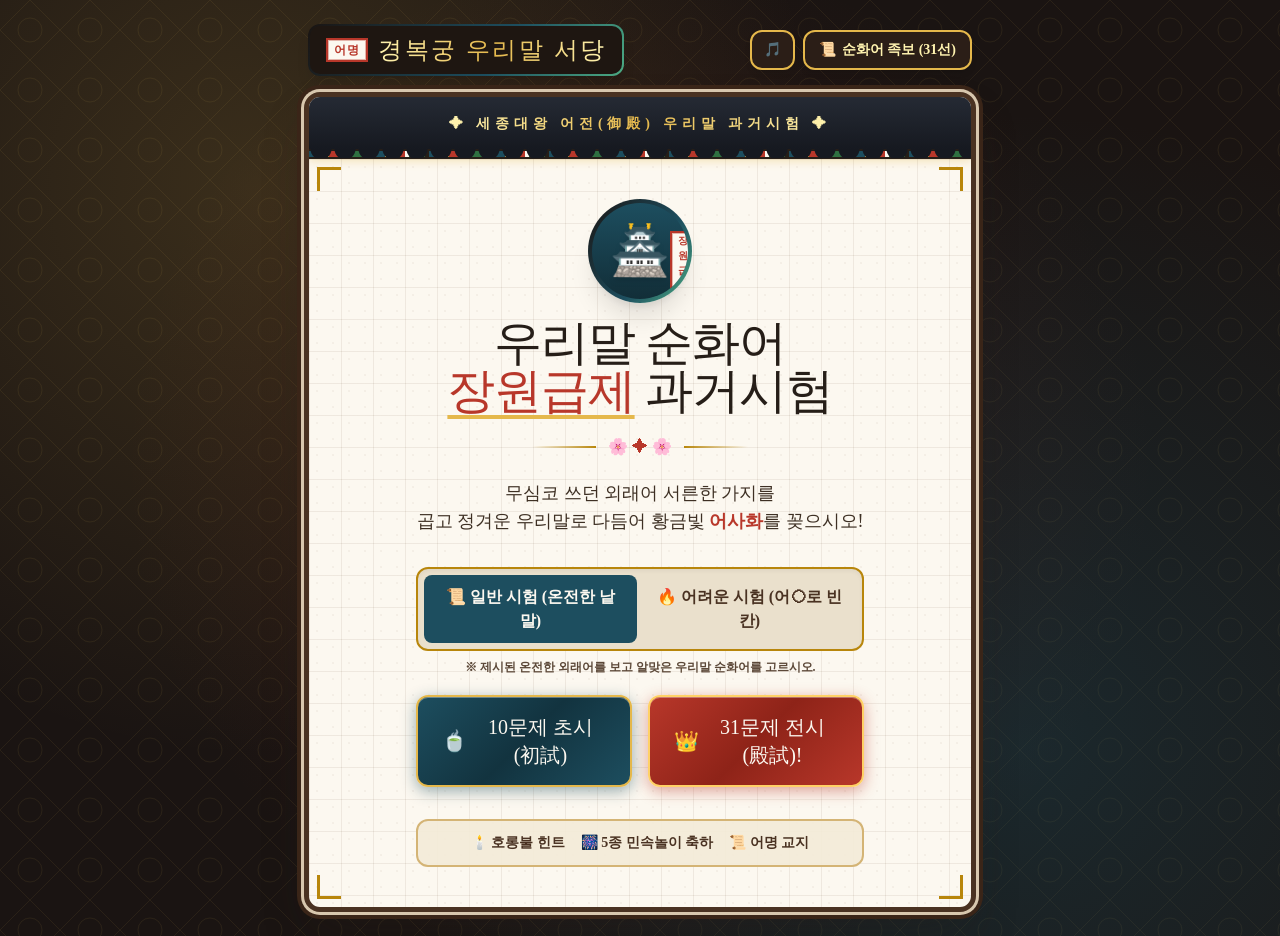
<file: missions/school.html>
<!DOCTYPE html>
<html lang="ko">
<head>
  <meta charset="UTF-8" />
  <meta name="viewport" content="width=device-width, initial-scale=1.0" />
  <title>우리말 한옥 서당 퀴즈 🏮</title>
  <script src="../vendor/tailwind.js"></script>
  <script src="../vendor/confetti.js"></script>
  <script src="../vendor/tone.js"></script>
  <style>
    /* 궁궐 비단 + 산수화 일월오봉도 몽환적 배경 */
    body {
      font-family: 'Gowun Batang', serif;
      background-color: #1A1412;
      background-image: 
        radial-gradient(circle at 20% 20%, rgba(229, 184, 75, 0.16) 0%, transparent 45%),
        radial-gradient(circle at 80% 80%, rgba(29, 78, 95, 0.35) 0%, transparent 50%),
        radial-gradient(circle at 50% 50%, rgba(184, 55, 42, 0.14) 0%, transparent 65%),
        url("data:image/svg+xml,%3Csvg width='60' height='60' viewBox='0 0 60 60' xmlns='http://www.w3.org/2000/svg'%3E%3Cg fill='none' fill-rule='evenodd'%3E%3Cg stroke='%23E5B84B' stroke-opacity='0.08' stroke-width='1'%3E%3Cpath d='M30 0 L60 30 L30 60 L0 30 Z'/%3E%3Ccircle cx='30' cy='30' r='12'/%3E%3C/g%3E%3C/g%3E%3C/svg%3E");
      min-height: 100vh;
      overflow-x: hidden;
      color: #261E18;
    }

    /* 전통 판본체/붓글씨 느낌 타이틀 폰트 */
    .font-myung {
      font-family: 'Song Myung', serif;
    }

    /* 영롱한 나전칠기(자개) 무지갯빛 광택 효과 */
    @keyframes najeonShimmer {
      0% { background-position: 0% 50%; }
      50% { background-position: 100% 50%; }
      100% { background-position: 0% 50%; }
    }
    .najeon-border {
      background: linear-gradient(
        125deg,
        #1A1412 0%,
        #1D4E5F 20%,
        #52B788 35%,
        #E5B84B 50%,
        #E07A5F 65%,
        #9B5DE5 80%,
        #1A1412 100%
      );
      background-size: 300% 300%;
      animation: najeonShimmer 6s ease infinite;
    }

    /* 궁궐 단청 문양 띠 (금박 라인 추가) */
    .dancheong-border {
      height: 12px;
      background: repeating-linear-gradient(
        90deg,
        #1D4E5F 0px, #1D4E5F 16px,
        #FFD166 16px, #FFD166 20px,
        #B8372A 20px, #B8372A 36px,
        #FCF9F2 36px, #FCF9F2 40px,
        #2E6F40 40px, #2E6F40 56px,
        #261E18 56px, #261E18 60px
      );
      border-top: 2px solid #E5B84B;
      border-bottom: 2px solid #E5B84B;
      box-shadow: 0 2px 10px rgba(229, 184, 75, 0.35);
    }

    /* 최고급 금박 나전칠기 한옥 전각 카드 */
    .hanok-card {
      background: linear-gradient(180deg, #FFFDF9 0%, #F7EFE1 100%);
      border: 4px solid #E5B84B;
      box-shadow: 
        0 0 0 4px #2B1B12,
        0 0 0 7px #B8860B,
        0 30px 65px -10px rgba(0, 0, 0, 0.75),
        0 0 40px rgba(229, 184, 75, 0.25);
      position: relative;
    }

    /* 모서리 전통 금박 귀장식 */
    .corner-ornament {
      position: absolute;
      width: 24px;
      height: 24px;
      border: 3px solid #B8860B;
      pointer-events: none;
      z-index: 20;
    }
    .corner-tl { top: 8px; left: 8px; border-right: none; border-bottom: none; }
    .corner-tr { top: 8px; right: 8px; border-left: none; border-bottom: none; }
    .corner-bl { bottom: 8px; left: 8px; border-right: none; border-top: none; }
    .corner-br { bottom: 8px; right: 8px; border-left: none; border-top: none; }

    /* 전통 완자살/격자 창살 무늬 + 은은한 금가루 한지 배경 */
    .changsal-bg {
      background-image: 
        radial-gradient(circle at 50% 0%, rgba(229, 184, 75, 0.14) 0%, transparent 60%),
        linear-gradient(to right, rgba(139, 101, 78, 0.08) 1px, transparent 1px),
        linear-gradient(to bottom, rgba(139, 101, 78, 0.08) 1px, transparent 1px),
        radial-gradient(rgba(218, 165, 32, 0.18) 1.2px, transparent 1.2px);
      background-size: 100% 100%, 36px 36px, 36px 36px, 24px 24px;
    }

    /* 전통 붉은 낙관(인장) 스타일 */
    .nakgwan {
      border: 2px solid #B8372A;
      color: #B8372A;
      background: linear-gradient(135deg, rgba(184, 55, 42, 0.12), rgba(229, 184, 75, 0.12));
      box-shadow: inset 0 0 0 1px rgba(184, 55, 42, 0.35), 0 2px 6px rgba(184, 55, 42, 0.15);
      font-family: 'Song Myung', serif;
    }

    /* 웅장한 궁궐 기와지붕 처마 장식 */
    .giwa-roof {
      background: linear-gradient(180deg, #1E242B 0%, #111418 100%);
      position: relative;
    }
    .giwa-roof::after {
      content: "";
      position: absolute;
      bottom: -9px;
      left: 0;
      right: 0;
      height: 9px;
      background-image: radial-gradient(circle at 12px 0, #111418 10px, #E5B84B 10.5px, transparent 11.5px);
      background-size: 24px 12px;
      z-index: 5;
    }

    /* 청사초롱 흔들림 + 은은한 불빛 발광 */
    @keyframes lanternSway {
      0%, 100% { transform: rotate(-5deg); filter: drop-shadow(0 4px 12px rgba(255, 190, 85, 0.6)); }
      50% { transform: rotate(5deg); filter: drop-shadow(0 6px 18px rgba(255, 120, 70, 0.8)); }
    }
    .lantern-sway {
      transform-origin: top center;
      animation: lanternSway 3.5s ease-in-out infinite;
    }

    /* 흩날리는 훈민정음 & 금빛 매화 꽃잎 */
    @keyframes driftDown {
      0% { transform: translateY(-10vh) rotate(0deg) scale(0.9); opacity: 0; }
      15% { opacity: 0.55; }
      85% { opacity: 0.55; }
      100% { transform: translateY(110vh) rotate(360deg) scale(1.1); opacity: 0; }
    }
    .hangul-petal {
      position: fixed;
      top: -10vh;
      pointer-events: none;
      user-select: none;
      z-index: 1;
      text-shadow: 0 0 10px rgba(229, 184, 75, 0.6);
      animation: driftDown linear infinite;
    }

    /* 선택지 고급 자개·나무 호패 버튼 */
    .option-btn {
      background: linear-gradient(180deg, #FFFFFF 0%, #F7EFE0 100%);
      border: 2px solid #C6A972;
      box-shadow: 0 4px 0 #8B654E, 0 6px 12px rgba(38, 30, 24, 0.08);
      transition: all 0.22s cubic-bezier(0.34, 1.56, 0.64, 1);
      position: relative;
      overflow: hidden;
    }
    .option-btn::before {
      content: "";
      position: absolute;
      top: 0; left: -100%;
      width: 60%; height: 100%;
      background: linear-gradient(90deg, transparent, rgba(229, 184, 75, 0.28), transparent);
      transition: left 0.5s ease;
    }
    .option-btn:hover:not(:disabled)::before {
      left: 140%;
    }
    .option-btn:hover:not(:disabled) {
      transform: translateY(-3px) scale(1.01);
      border-color: #E5B84B;
      background: linear-gradient(180deg, #FFFDF7 0%, #F2E6CE 100%);
      box-shadow: 0 6px 0 #1D4E5F, 0 10px 20px rgba(229, 184, 75, 0.25);
    }
    .option-btn:active:not(:disabled) {
      transform: translateY(1px);
      box-shadow: 0 1px 0 #8B654E;
    }

    /* 황금빛 광채 버튼 */
    .royal-gold-btn {
      background: linear-gradient(135deg, #B8372A 0%, #8E2318 50%, #B8372A 100%);
      border: 2px solid #FFD166;
      box-shadow: 0 4px 15px rgba(184, 55, 42, 0.45), inset 0 1px 0 rgba(255, 255, 255, 0.35);
    }
    .royal-blue-btn {
      background: linear-gradient(135deg, #1D4E5F 0%, #12333F 50%, #1D4E5F 100%);
      border: 2px solid #E5B84B;
      box-shadow: 0 4px 15px rgba(29, 78, 95, 0.45), inset 0 1px 0 rgba(255, 255, 255, 0.35);
    }

    /* 전통 판본체/붓글씨 느낌 타이틀 폰트 */
    .font-myung {
      font-family: 'Song Myung', serif;
    }

    /* 궁궐 단청 문양 띠 (오방색: 청·적·황·백·흑) */
    .dancheong-border {
      height: 10px;
      background: repeating-linear-gradient(
        90deg,
        #1D4E5F 0px, #1D4E5F 16px,
        #E5B84B 16px, #E5B84B 20px,
        #B8372A 20px, #B8372A 36px,
        #FCF9F2 36px, #FCF9F2 40px,
        #2E6F40 40px, #2E6F40 56px,
        #261E18 56px, #261E18 60px
      );
      border-top: 2px solid #261E18;
      border-bottom: 2px solid #261E18;
    }

    /* 한옥 대청마루 & 창호지 카드 */
    .hanok-card {
      background: #FCF8F0;
      border: 5px solid #4A3222;
      box-shadow: 
        0 0 0 3px #D8C7AE,
        0 0 0 7px #3A2518,
        0 25px 50px -12px rgba(38, 30, 24, 0.35);
      position: relative;
    }

    /* 전통 완자살/격자 창살 무늬 배경 */
    .changsal-bg {
      background-image: 
        linear-gradient(to right, rgba(110, 78, 55, 0.09) 1.5px, transparent 1.5px),
        linear-gradient(to bottom, rgba(110, 78, 55, 0.09) 1.5px, transparent 1.5px),
        radial-gradient(rgba(110, 78, 55, 0.05) 1px, transparent 1px);
      background-size: 32px 32px, 32px 32px, 16px 16px;
    }

    /* 전통 붉은 낙관(인장) 스타일 */
    .nakgwan {
      border: 2.5px solid #B8372A;
      color: #B8372A;
      background: rgba(184, 55, 42, 0.08);
      box-shadow: inset 0 0 0 1px rgba(184, 55, 42, 0.35);
      font-family: 'Song Myung', serif;
    }

    /* 웅장한 기와지붕 처마 장식 */
    .giwa-roof {
      background: linear-gradient(180deg, #252A34 0%, #161920 100%);
      position: relative;
    }
    .giwa-roof::after {
      content: "";
      position: absolute;
      bottom: -9px;
      left: 0;
      right: 0;
      height: 9px;
      background-image: radial-gradient(circle at 12px 0, #161920 10px, transparent 11px);
      background-size: 24px 12px;
      z-index: 5;
    }

    /* 청사초롱 흔들림 애니메이션 */
    @keyframes lanternSway {
      0%, 100% { transform: rotate(-4deg); }
      50% { transform: rotate(4deg); }
    }
    .lantern-sway {
      transform-origin: top center;
      animation: lanternSway 3.5s ease-in-out infinite;
    }

    /* 흩날리는 훈민정음 & 매화 꽃잎 */
    @keyframes driftDown {
      0% { transform: translateY(-10vh) rotate(0deg); opacity: 0; }
      15% { opacity: 0.25; }
      85% { opacity: 0.25; }
      100% { transform: translateY(110vh) rotate(360deg); opacity: 0; }
    }
    .hangul-petal {
      position: fixed;
      top: -10vh;
      pointer-events: none;
      user-select: none;
      z-index: 1;
      animation: driftDown linear infinite;
    }

    /* 선택지 나무 패찰(호패) 버튼 */
    .option-btn {
      background: linear-gradient(180deg, #FFFDF8 0%, #F6EFE2 100%);
      border: 2px solid #B89F7D;
      box-shadow: 0 3px 0 #8B654E;
      transition: all 0.2s cubic-bezier(0.34, 1.56, 0.64, 1);
    }
    .option-btn:hover:not(:disabled) {
      transform: translateY(-3px);
      border-color: #1D4E5F;
      background: #F0F6F8;
      box-shadow: 0 6px 0 #1D4E5F;
    }
    .option-btn:active:not(:disabled) {
      transform: translateY(1px);
      box-shadow: 0 1px 0 #8B654E;
    }

    @keyframes float {
      0%, 100% { transform: translateY(0px); }
      50% { transform: translateY(-7px); }
    }
    .floating {
      animation: float 3s ease-in-out infinite;
    }

    @keyframes shake {
      0%, 100% { transform: translateX(0); }
      20%, 60% { transform: translateX(-6px); }
      40%, 80% { transform: translateX(6px); }
    }
    .shake {
      animation: shake 0.4s ease-in-out;
    }

    @keyframes popIn {
      0% { opacity: 0; transform: scale(0.95) translateY(10px); }
      100% { opacity: 1; transform: scale(1) translateY(0); }
    }
    .pop-in {
      animation: popIn 0.4s ease-out forwards;
    }

    /* 5단위 황금 용 승천 & 빛무리 맥동 애니메이션 */
    @keyframes royalAuraPulse {
      0%, 100% { box-shadow: 0 0 25px rgba(255, 209, 102, 0.65), inset 0 0 25px rgba(229, 184, 75, 0.35); }
      50% { box-shadow: 0 0 55px rgba(255, 209, 102, 0.95), inset 0 0 40px rgba(255, 243, 176, 0.65); }
    }
    .royal-milestone-glow {
      animation: royalAuraPulse 1.4s ease-in-out infinite;
    }

    @keyframes dragonSoar {
      0%, 100% { transform: translateY(0px) rotate(-6deg) scale(1); }
      50% { transform: translateY(-12px) rotate(6deg) scale(1.12); }
    }
    .dragon-soar {
      animation: dragonSoar 1.2s ease-in-out infinite;
    }

    @keyframes beamSpin {
      0% { transform: translate(-50%, -50%) rotate(0deg); }
      100% { transform: translate(-50%, -50%) rotate(360deg); }
    }
    .sunburst-rays {
      position: absolute;
      top: 50%; left: 50%;
      width: 240%; height: 240%;
      background: repeating-conic-gradient(
        from 0deg,
        rgba(255, 215, 0, 0.16) 0deg 10deg,
        transparent 10deg 20deg
      );
      animation: beamSpin 14s linear infinite;
      pointer-events: none;
    }

    /* 쥐불놀이 불꽃 궤적 회전 애니메이션 */
    @keyframes jwibulSpin {
      0% { transform: rotate(0deg); }
      100% { transform: rotate(360deg); }
    }
    .jwibul-spin {
      animation: jwibulSpin 0.85s linear infinite;
    }

    /* 풍물놀이 덩실덩실 어깨춤 애니메이션 */
    @keyframes pungmulBounce {
      0%, 100% { transform: translateY(0) rotate(-3deg); }
      50% { transform: translateY(-6px) rotate(3deg); }
    }
    .pungmul-bounce {
      animation: pungmulBounce 0.6s ease-in-out infinite;
    }

    /* 상모 리본 휘날림 애니메이션 */
    @keyframes sangmoWave {
      0%, 100% { transform: rotate(-18deg) scaleX(1); }
      50% { transform: rotate(18deg) scaleX(-1); }
    }
    .sangmo-wave {
      transform-origin: 40px 16px;
      animation: sangmoWave 0.7s ease-in-out infinite;
    }

    /* 널뛰기 도약 애니메이션 */
    @keyframes neolJump {
      0%, 100% { transform: translateY(0px); }
      45% { transform: translateY(-16px) rotate(-4deg); }
      55% { transform: translateY(-16px) rotate(4deg); }
    }
    .neol-jump {
      animation: neolJump 0.9s cubic-bezier(0.28, 0.84, 0.42, 1) infinite;
    }

    /* 강강술래 둥글게 돌기 애니메이션 */
    @keyframes ganggangSway {
      0%, 100% { transform: translateX(-4px) scale(0.98); }
      50% { transform: translateX(4px) scale(1.03); }
    }
    .ganggang-sway {
      animation: ganggangSway 0.8s ease-in-out infinite;
    }

    /* 스크롤바 커스텀 */
    ::-webkit-scrollbar {
      width: 8px;
    }
    ::-webkit-scrollbar-track {
      background: #EAE0CC;
      border-radius: 4px;
    }
    ::-webkit-scrollbar-thumb {
      background: #6E4E37;
      border-radius: 4px;
    }
  </style>
<style>.hidden{display:none!important}button:focus-visible{outline:3px solid #b77142;outline-offset:3px}</style>
</head>
<body class="flex items-center justify-center p-4 sm:p-6 relative">

  <!-- 흩날리는 훈민정음 자음·모음 & 매화꽃 배경 -->
  <div id="hangul-bg-layer" class="fixed inset-0 pointer-events-none overflow-hidden z-0"></div>

  <!-- 메인 컨테이너 -->
  <div class="w-full max-w-2xl relative z-10">
    
    <!-- 상단 나전칠기 한옥 현판 & 청사초롱 바 -->
    <div class="flex justify-between items-center mb-4 px-1">
      <div class="najeon-border p-[2px] rounded-xl shadow-lg">
        <div class="flex items-center gap-2.5 bg-[#1E1611] text-[#FCF8F0] px-4 py-2 rounded-[10px]">
          <span class="nakgwan bg-[#FCF8F0] text-xs px-1.5 py-0.5 font-bold tracking-widest">어명</span>
          <span class="font-myung text-xl sm:text-2xl tracking-widest text-transparent bg-clip-text bg-gradient-to-r from-[#FFF3B0] via-[#E5B84B] to-[#FFF3B0]">
            경복궁 우리말 서당
          </span>
        </div>
      </div>

      <div class="flex items-center gap-2">
        <!-- 가야금 효과음 토글 버튼 -->
        <button id="sound-toggle-btn" onclick="toggleSound()" class="bg-[#2B1E17] hover:bg-[#3D2B21] text-[#FFF3B0] font-bold py-2 px-3 rounded-xl shadow-md border-2 border-[#E5B84B] text-sm flex items-center gap-1 transition hover:scale-105 cursor-pointer" title="가야금 소리 켜기/끄기">
          <span id="sound-icon">🎵</span> <span class="hidden sm:inline">풍류 소리</span>
        </button>
        <!-- 순화어 족보 버튼 -->
        <button onclick="playPluck('G4'); toggleModal(true)" class="bg-[#2B1E17] hover:bg-[#3D2B21] text-[#FFF3B0] font-bold py-2 px-3.5 rounded-xl shadow-md border-2 border-[#E5B84B] text-sm flex items-center gap-1.5 transition hover:scale-105 cursor-pointer">
          <span>📜</span> 순화어 족보 (31선)
        </button>
      </div>
    </div>

    <!-- 화면 1: 시작 화면 (경복궁 근정전 왕실 에디션) -->
    <div id="start-screen" class="hanok-card rounded-2xl overflow-hidden pop-in">
      <!-- 기와 지붕 + 단청 띠 -->
      <div class="giwa-roof py-3.5 px-6 text-center">
        <span class="text-transparent bg-clip-text bg-gradient-to-r from-[#FFF3B0] via-[#E5B84B] to-[#FFF3B0] text-xs sm:text-sm tracking-[0.35em] font-bold">
          ✦ 세종대왕 어전(御殿) 우리말 과거시험 ✦
        </span>
      </div>
      <div class="dancheong-border"></div>

      <!-- 좌우 대롱대롱 빛나는 청사초롱 SVG 장식 -->
      <div class="hidden sm:block absolute top-14 left-5 lantern-sway pointer-events-none z-20">
        <svg width="40" height="76" viewBox="0 0 40 76">
          <line x1="20" y1="0" x2="20" y2="12" stroke="#E5B84B" stroke-width="2"/>
          <circle cx="20" cy="34" r="16" fill="rgba(255, 200, 90, 0.25)"/>
          <rect x="9" y="12" width="22" height="22" rx="4" fill="#1D4E5F" stroke="#E5B84B" stroke-width="1.5"/>
          <rect x="9" y="34" width="22" height="22" rx="4" fill="#B8372A" stroke="#E5B84B" stroke-width="1.5"/>
          <line x1="20" y1="56" x2="20" y2="72" stroke="#FFD166" stroke-width="2.5"/>
        </svg>
      </div>
      <div class="hidden sm:block absolute top-14 right-5 lantern-sway pointer-events-none z-20" style="animation-delay: -1.7s;">
        <svg width="40" height="76" viewBox="0 0 40 76">
          <line x1="20" y1="0" x2="20" y2="12" stroke="#E5B84B" stroke-width="2"/>
          <circle cx="20" cy="34" r="16" fill="rgba(255, 200, 90, 0.25)"/>
          <rect x="9" y="12" width="22" height="22" rx="4" fill="#1D4E5F" stroke="#E5B84B" stroke-width="1.5"/>
          <rect x="9" y="34" width="22" height="22" rx="4" fill="#B8372A" stroke="#E5B84B" stroke-width="1.5"/>
          <line x1="20" y1="56" x2="20" y2="72" stroke="#FFD166" stroke-width="2.5"/>
        </svg>
      </div>

      <div class="p-8 sm:p-10 text-center changsal-bg relative">
        <div class="corner-ornament corner-tl"></div>
        <div class="corner-ornament corner-tr"></div>
        <div class="corner-ornament corner-bl"></div>
        <div class="corner-ornament corner-br"></div>

        <!-- 일월오봉도 & 붉은 태양·은빛 달 상징 엠블럼 -->
        <div class="inline-flex flex-col items-center mb-4 floating">
          <div class="najeon-border p-1 rounded-full shadow-xl">
            <div class="w-24 h-24 rounded-full bg-gradient-to-b from-[#1D4E5F] to-[#122E38] flex items-center justify-center relative overflow-hidden">
              <!-- 일월오봉도 해와 달 -->
              <circle cx="24" cy="24" r="7" fill="#FCF8F0" opacity="0.9"/>
              <circle cx="72" cy="24" r="7" fill="#E05A47" opacity="0.95"/>
              <span class="text-5xl relative z-10 drop-shadow-md">🏯</span>
              <span class="nakgwan absolute bottom-1 bg-[#FCF8F0] text-[10px] px-1.5 py-0.2 font-bold">장원급제</span>
            </div>
          </div>
        </div>
        
        <h1 class="font-myung text-4xl sm:text-5xl text-[#261E18] mb-3 leading-snug tracking-tight">
          우리말 순화어<br/>
          <span class="text-[#B8372A] underline decoration-[#E5B84B] decoration-4 underline-offset-8">장원급제</span> 과거시험
        </h1>

        <div class="flex items-center justify-center gap-3 my-5">
          <span class="w-16 h-0.5 bg-gradient-to-r from-transparent to-[#B8860B]"></span>
          <span class="text-[#B8372A] text-base">🌸 ✦ 🌸</span>
          <span class="w-16 h-0.5 bg-gradient-to-l from-transparent to-[#B8860B]"></span>
        </div>
        
        <p class="text-[#3E3024] text-base sm:text-lg mb-8 max-w-md mx-auto leading-relaxed">
          무심코 쓰던 외래어 서른한 가지를<br/>
          곱고 정겨운 우리말로 다듬어 황금빛 <b class="text-[#B8372A]">어사화</b>를 꽂으시오!
        </p>

        <!-- 난이도 선택 (일반 모드 vs 빈칸 심화 모드) -->
        <div class="max-w-md mx-auto mb-5">
          <div class="inline-flex bg-[#EAE0CC] p-1.5 rounded-xl border-2 border-[#B8860B] shadow-inner gap-1.5 w-full">
            <button id="diff-normal-btn" onclick="setDifficulty('normal')" class="flex-1 py-2.5 px-3 rounded-lg font-myung text-base font-bold bg-[#1D4E5F] text-[#FCF8F0] shadow-xs transition cursor-pointer">
              📜 일반 시험 (온전한 낱말)
            </button>
            <button id="diff-hard-btn" onclick="setDifficulty('hard')" class="flex-1 py-2.5 px-3 rounded-lg font-myung text-base font-bold text-[#4A3222] hover:bg-[#DFD2BA] transition cursor-pointer">
              🔥 어려운 시험 (어◯로 빈칸)
            </button>
          </div>
          <p id="difficulty-desc" class="text-xs text-[#5C4838] mt-2 font-bold">
            ※ 제시된 온전한 외래어를 보고 알맞은 우리말 순화어를 고르시오.
          </p>
        </div>

        <!-- 문제 수 선택 -->
        <div class="grid grid-cols-1 sm:grid-cols-2 gap-4 max-w-md mx-auto mb-8">
          <button onclick="startGame(10)" class="royal-blue-btn text-[#FCF8F0] font-myung text-xl py-4 px-6 rounded-xl hover:scale-[1.04] transition cursor-pointer flex items-center justify-center gap-2">
            <span>🍵</span> 10문제 초시(初試)
          </button>
          <button onclick="startGame(31)" class="royal-gold-btn text-[#FCF8F0] font-myung text-xl py-4 px-6 rounded-xl hover:scale-[1.04] transition cursor-pointer flex items-center justify-center gap-2">
            <span>👑</span> 31문제 전시(殿試)!
          </button>
        </div>

        <div class="flex flex-wrap justify-center gap-4 text-xs sm:text-sm text-[#4A3222] font-bold bg-[#F3EAD8]/90 py-3 px-4 rounded-xl border-2 border-[#D4B475] max-w-md mx-auto shadow-xs">
          <span class="flex items-center gap-1">🕯️ 호롱불 힌트</span>
          <span class="flex items-center gap-1">🎆 5종 민속놀이 축하</span>
          <span class="flex items-center gap-1">📜 어명 교지</span>
        </div>
      </div>
    </div>

    <!-- 화면 2: 퀴즈 진행 화면 -->
    <div id="quiz-screen" class="hidden hanok-card rounded-2xl overflow-hidden pop-in">
      <!-- 기와 상단 바 + 단청 띠 -->
      <div class="giwa-roof py-3 px-6 flex items-center justify-between text-[#FCF8F0]">
        <div class="flex items-center gap-2.5">
          <span id="question-counter" class="font-myung text-base bg-[#3A2518] px-3 py-0.5 rounded-lg border border-[#E5B84B] text-[#FFF3B0]">
            제 1문 / 10문
          </span>
          <span id="combo-badge" class="hidden font-bold text-xs text-[#261E18] bg-gradient-to-r from-[#FFF3B0] to-[#E5B84B] px-2.5 py-1 rounded-lg shadow-sm animate-bounce">
            🔥 2연속 정답!
          </span>
        </div>
        <div class="font-myung text-lg text-[#FFD166] drop-shadow-xs">
          황금 엽전: <span id="score-display">0</span>냥
        </div>
      </div>
      <div class="dancheong-border"></div>

      <div class="p-6 sm:p-8 changsal-bg relative">
        <div class="corner-ornament corner-tl"></div>
        <div class="corner-ornament corner-tr"></div>
        <div class="corner-ornament corner-bl"></div>
        <div class="corner-ornament corner-br"></div>

        <!-- 오방색 나전칠기 진행도 막대 -->
        <div class="w-full h-4 bg-[#E6DCC8] rounded-full overflow-hidden mb-6 p-0.5 border-2 border-[#B8860B] shadow-inner">
          <div id="progress-bar" class="h-full najeon-border rounded-full transition-all duration-500" style="width: 10%"></div>
        </div>

        <!-- 문제 황금 두루마리 족자 카드 -->
        <div class="bg-gradient-to-b from-[#FFFDF8] to-[#F3E9D4] rounded-2xl p-6 mb-6 border-2 border-[#B8860B] text-center relative shadow-md">
          <!-- 족자 양끝 금장 나무 축 장식 -->
          <div class="h-2.5 bg-gradient-to-r from-[#B8860B] via-[#4A3222] to-[#B8860B] rounded-full mb-4 shadow-xs"></div>

          <span id="question-type-badge" class="nakgwan inline-block text-xs font-bold px-3.5 py-1 mb-3 rounded-md">
            ✦ 이 외래어를 다듬은 고운 우리말은 무엇이오? ✦
          </span>
          <h2 id="question-word" class="font-myung text-3xl sm:text-4xl text-[#261E18] mb-3 tracking-wide drop-shadow-2xs">
            스쿨존
          </h2>
          <p id="question-context" class="text-[#3E3228] text-sm sm:text-base bg-[#FFFDF9] border border-[#D4B475] rounded-xl py-2.5 px-4 inline-block leading-relaxed shadow-xs">
            "학교 앞 <span class="text-[#B8372A] font-bold underline decoration-dotted">스쿨존</span>에서는 시속 30km 이하로 서행해야 해요."
          </p>

          <!-- 초성 힌트 버튼 -->
          <div class="mt-4">
            <button id="hint-btn" onclick="showHint()" class="text-xs font-bold text-[#4A3222] bg-gradient-to-r from-[#F3E5C8] to-[#E6D0A7] hover:brightness-95 border border-[#B8860B] px-4 py-1.5 rounded-lg shadow-2xs transition cursor-pointer">
              🕯️ 황금 호롱불 켜고 초성 힌트 보기
            </button>
            <p id="hint-text" class="hidden text-sm font-bold text-[#1D4E5F] mt-2 bg-[#E3EFF3] border border-[#7FAAC0] inline-block px-4 py-1 rounded-lg shadow-2xs">
              초성 힌트: ㅇㄹㅇ ㅂㅎ ㄱㅇ
            </p>
          </div>

          <div class="h-2.5 bg-gradient-to-r from-[#B8860B] via-[#4A3222] to-[#B8860B] rounded-full mt-4 shadow-xs"></div>
        </div>

        <!-- 4지선다 나무 호패 보기 -->
        <div id="options-grid" class="grid grid-cols-1 sm:grid-cols-2 gap-3.5 mb-6">
          <!-- JS로 버튼 생성 -->
        </div>

        <!-- 쥐불놀이 축하 / 따뜻한 응원 특별 연출 무대 -->
        <div id="streak-stage" class="hidden mb-4 rounded-xl p-4 relative overflow-hidden transition-all shadow-md">
          <!-- JS로 쥐불놀이 풍물패 또는 서당 응원단 렌더링 -->
        </div>

        <!-- 정답/오답 훈장님 말씀 배너 -->
        <div id="feedback-area" class="hidden rounded-xl p-4 flex flex-col sm:flex-row items-center justify-between gap-4 transition-all">
          <div class="flex items-center gap-3 text-center sm:text-left">
            <span id="feedback-emoji" class="text-3xl">🎉</span>
            <div>
              <p id="feedback-title" class="font-myung text-lg"></p>
              <p id="feedback-desc" class="text-sm opacity-95"></p>
            </div>
          </div>
          <button id="next-btn" onclick="nextQuestion()" class="w-full sm:w-auto font-myung text-lg bg-[#3A2518] hover:bg-[#24160E] text-[#FCF8F0] border-2 border-[#E5B84B] px-6 py-2.5 rounded-lg shadow-md transition hover:scale-105 cursor-pointer shrink-0">
            다음 문제 ➔
          </button>
        </div>
      </div>
    </div>

    <!-- 화면 3: 결과 화면 (어사화 & 교지 스타일) -->
    <div id="result-screen" class="hidden hanok-card rounded-xl overflow-hidden pop-in">
      <div class="giwa-roof py-3 px-6 text-center">
        <span class="text-[#E5B84B] text-xs tracking-[0.35em] font-bold">과 거 시 험 방 (榜) 발 표</span>
      </div>
      <div class="dancheong-border"></div>

      <div class="p-8 sm:p-10 text-center changsal-bg">
        <div id="result-badge-icon" class="text-6xl mb-3 floating">👑</div>
        <div class="nakgwan inline-block font-bold px-5 py-1 text-base mb-3 tracking-widest">
          어 명 교 지 (敎 旨)
        </div>
        <h2 id="result-rank" class="font-myung text-3xl sm:text-4xl text-[#261E18] mb-2">
          세종대왕님도 감탄할 장원급제!
        </h2>
        <p id="result-subtitle" class="text-[#4A3B2C] mb-6">
          실로 놀라운 우리말 실력이오! 순화어를 완벽히 깨우쳤구려.
        </p>

        <!-- 성적 요약표 -->
        <div class="bg-[#F3EAD8] rounded-xl p-5 mb-6 border-2 border-[#6E4E37] grid grid-cols-3 gap-4 max-w-md mx-auto shadow-inner">
          <div>
            <p class="text-xs text-[#5C4838] font-bold mb-1">하사받은 엽전</p>
            <p id="final-score" class="font-myung text-2xl sm:text-3xl text-[#B8372A]">100냥</p>
          </div>
          <div class="border-x border-[#B89F7D]">
            <p class="text-xs text-[#5C4838] font-bold mb-1">맞힌 문항</p>
            <p id="final-correct" class="font-myung text-2xl sm:text-3xl text-[#1D4E5F]">10 / 10</p>
          </div>
          <div>
            <p class="text-xs text-[#5C4838] font-bold mb-1">최고 기세</p>
            <p id="final-combo" class="font-myung text-2xl sm:text-3xl text-[#2E6F40]">10연속</p>
          </div>
        </div>

        <!-- 오답 노트 (틀린 문제가 있을 때만 표시) -->
        <div id="review-section" class="hidden text-left bg-[#FDF3F2] rounded-xl p-5 mb-6 border-2 border-[#D49B95] max-h-48 overflow-y-auto">
          <p class="font-myung text-[#B8372A] text-base mb-2.5 flex items-center gap-1.5">
            <span>🖌️</span> 붓으로 다시 써보아야 할 순화어 (오답 기록)
          </p>
          <ul id="wrong-list" class="space-y-2 text-sm text-[#261E18]">
            <!-- JS로 오답 목록 생성 -->
          </ul>
        </div>

        <!-- 하단 버튼 -->
        <div class="flex flex-col sm:flex-row gap-3 justify-center">
          <button onclick="resetToStart()" class="font-myung text-lg bg-[#1D4E5F] hover:bg-[#153B48] text-[#FCF8F0] border-2 border-[#0F2A34] py-3.5 px-8 rounded-xl shadow-md hover:scale-105 transition cursor-pointer">
            🔄 다시 과거 응시하기
          </button>
          <button onclick="playPluck('G4'); toggleModal(true)" class="font-myung text-lg bg-[#FCF8F0] text-[#4A3222] border-2 border-[#6E4E37] py-3.5 px-6 rounded-xl hover:bg-[#F2E8D5] transition cursor-pointer">
            📜 순화어 족보 열람
          </button>
        </div>
      </div>
    </div>

  </div>

  <!-- 모달: 우리말 순화어 31선 족보 -->
  <div id="dictionary-modal" class="hidden fixed inset-0 z-50 flex items-center justify-center p-4 bg-[#1A1410]/65 backdrop-blur-xs">
    <div class="bg-[#FCF8F0] rounded-xl w-full max-w-2xl max-h-[85vh] flex flex-col shadow-2xl border-4 border-[#4A3222] pop-in overflow-hidden">
      <div class="giwa-roof p-5 flex justify-between items-center">
        <div>
          <h3 class="font-myung text-2xl text-[#FCF8F0]">📜 우리말 순화어 31선 족보</h3>
          <p class="text-xs text-[#E5B84B] mt-0.5">외래어 대신 곱고 정겨운 우리말을 사용해 보시오!</p>
        </div>
        <button onclick="playPluck('C4'); toggleModal(false)" class="w-9 h-9 rounded-lg bg-[#6E4E37] text-[#FCF8F0] hover:bg-[#B8372A] flex items-center justify-center font-bold text-lg cursor-pointer transition">
          ✕
        </button>
      </div>
      <div class="dancheong-border"></div>
      
      <div class="p-4 border-b border-[#D5C7B2] bg-[#F3EAD8]">
        <input type="text" id="search-input" onkeyup="filterDictionary()" placeholder="🔍 찾고 싶은 외래어나 순화어를 적어보시오..." class="w-full px-4 py-2.5 rounded-lg bg-[#FCF8F0] border-2 border-[#9E8264] focus:outline-none focus:border-[#1D4E5F] text-sm text-[#261E18]">
      </div>

      <div id="dictionary-list" class="p-6 overflow-y-auto grid grid-cols-1 sm:grid-cols-2 gap-3 changsal-bg">
        <!-- JS로 단어장 목록 생성 -->
      </div>
    </div>
  </div>

  <script>
    // 1. 배경에 훈민정음 자음·모음 및 금빛 매화꽃 흩날리게 만들기
    function initKoreanParticles() {
      const container = document.getElementById('hangul-bg-layer');
      const chars = ['ㄱ', 'ㄴ', 'ㄷ', 'ㄹ', 'ㅁ', 'ㅂ', 'ㅅ', 'ㅇ', 'ㅈ', 'ㅊ', 'ㅎ', 'ㅏ', 'ㅓ', 'ㅗ', 'ㅜ', '🌸', '✨', '✿'];
      for (let i = 0; i < 24; i++) {
        const span = document.createElement('span');
        const isFlower = i % 3 === 0;
        span.className = `hangul-petal font-myung ${isFlower ? 'text-[#FFD166]' : 'text-[#E5B84B]'}`;
        span.textContent = chars[Math.floor(Math.random() * chars.length)];
        span.style.left = `${Math.random() * 100}vw`;
        span.style.fontSize = `${16 + Math.random() * 22}px`;
        span.style.animationDuration = `${11 + Math.random() * 15}s`;
        span.style.animationDelay = `-${Math.random() * 20}s`;
        container.appendChild(span);
      }
    }
    initKoreanParticles();

    // 2. Tone.js 한국 전통 5음계(평조/계면조) 가야금 효과음
    let soundEnabled = true;
    let gayageumSynth = null;

    function initAudio() {
      if (!gayageumSynth && typeof Tone !== 'undefined') {
        gayageumSynth = new Tone.PluckSynth({
          attackNoise: 1.2,
          dampening: 3200,
          resonance: 0.92
        }).toDestination();
      }
    }

    function toggleSound() {
      soundEnabled = !soundEnabled;
      const icon = document.getElementById('sound-icon');
      icon.textContent = soundEnabled ? '🎵' : '🔇';
      if (soundEnabled) playPluck('G4');
    }

    async function playPluck(note) {
      if (!soundEnabled || typeof Tone === 'undefined') return;
      try {
        await Tone.start();
        initAudio();
        gayageumSynth.triggerAttack(note);
      } catch (e) {}
    }

    async function playKoreanMelody(type) {
      if (!soundEnabled || typeof Tone === 'undefined') return;
      try {
        await Tone.start();
        initAudio();
        const now = Tone.now();
        if (type === 'correct') {
          // 한국 전통 5음계 상행 (황-태-중-임-남: C4-D4-F4-G4-A4)
          gayageumSynth.triggerAttack('C4', now);
          gayageumSynth.triggerAttack('F4', now + 0.11);
          gayageumSynth.triggerAttack('G4', now + 0.22);
          gayageumSynth.triggerAttack('C5', now + 0.34);
        } else if (type === 'milestone') {
          // 5단위 대축제! 웅장한 궁중 대취타 & 가야금 쌍가락 팡파르
          const notes = ['C4', 'G4', 'A4', 'C5', 'D5', 'F5', 'G5', 'C6'];
          notes.forEach((n, idx) => {
            gayageumSynth.triggerAttack(n, now + idx * 0.08);
          });
        } else if (type === 'wrong') {
          // 묵직한 거문고 저음 튕김
          gayageumSynth.triggerAttack('D3', now);
          gayageumSynth.triggerAttack('C3', now + 0.18);
        } else if (type === 'fanfare') {
          // 장원급제 경쾌한 풍류 가락
          const notes = ['C4', 'D4', 'F4', 'G4', 'A4', 'C5'];
          notes.forEach((n, idx) => {
            gayageumSynth.triggerAttack(n, now + idx * 0.1);
          });
        }
      } catch (e) {}
    }

    // 이미지 속 31개 순화어 전체 데이터
    const wordData = [
      { id: 1, foreign: "스쿨존", korean: "어린이 보호 구역", example: "학교 앞 [스쿨존]에서는 시속 30km 이하로 천천히 운전해요." },
      { id: 2, foreign: "메세지(메시지)", korean: "문자", example: "친구에게 반가운 안부 [메세지]를 보냈어요." },
      { id: 3, foreign: "라커룸 / 라커", korean: "물품 보관함", example: "수영장에 들어가기 전에 [라커]에 가방을 넣어 두었어요." },
      { id: 4, foreign: "리필", korean: "더 채우기, 다시 채우기", example: "다 마신 음료수를 무료로 [리필] 받았어요." },
      { id: 5, foreign: "혈당 스파이크", korean: "혈당 급상승", example: "식후 가벼운 산책은 [혈당 스파이크]를 막아 줍니다." },
      { id: 6, foreign: "무빙 워크", korean: "자동길", example: "공항에서 짐이 무거울 때 [무빙 워크]를 이용하면 편해요." },
      { id: 7, foreign: "리워드", korean: "보상 혜택", example: "목표를 달성하면 특별한 [리워드]를 드립니다." },
      { id: 8, foreign: "네티즌", korean: "누리꾼", example: "많은 [네티즌]들이 응원 댓글을 남겼어요." },
      { id: 9, foreign: "원플러스원(1+1)", korean: "하나 더 주기", example: "편의점에서 과자를 [원플러스원] 행사로 샀어요." },
      { id: 10, foreign: "이모티콘", korean: "그림말", example: "대화창에 귀여운 [이모티콘]을 보내 기분을 표현했어요." },
      { id: 11, foreign: "워터파크", korean: "물놀이 공원", example: "여름방학을 맞아 가족들과 [워터파크]에 놀러 갔어요." },
      { id: 12, foreign: "가드레일", korean: "보호난간", example: "도로 가장자리의 [가드레일]이 차가 벗어나는 것을 막아줘요." },
      { id: 13, foreign: "네비게이션", korean: "길 도우미", example: "처음 가는 길이라 [네비게이션]의 안내를 따라갔어요." },
      { id: 14, foreign: "네일 아트", korean: "손톱 꾸미기", example: "기분 전환을 위해 예쁘게 [네일 아트]를 받았어요." },
      { id: 15, foreign: "스트레스", korean: "긴장, 압박감", example: "시험 기간이라 [스트레스]가 많이 쌓였어요." },
      { id: 16, foreign: "필라테스", korean: "균형 운동", example: "자세를 바르게 교정하기 위해 [필라테스]를 배워요." },
      { id: 17, foreign: "노트", korean: "공책", example: "선생님께서 말씀하신 중요한 내용을 [노트]에 적었어요." },
      { id: 18, foreign: "블로그", korean: "사랑 누리방", example: "매일 일상과 독서 기록을 내 [블로그]에 올려요." },
      { id: 19, foreign: "리모델링", korean: "새단장", example: "오래된 도서관이 깔끔하게 [리모델링] 되었어요." },
      { id: 20, foreign: "베란다", korean: "내민 공간", example: "따뜻한 햇살이 들어오는 [베란다]에 화분을 두었어요." },
      { id: 21, foreign: "포토존", korean: "사진 촬영 구역", example: "꽃밭 앞에 마련된 [포토존]에서 기념사진을 찍었어요." },
      { id: 22, foreign: "댓글(리플)", korean: "달림글", example: "내가 올린 게시글에 친구들의 [리플]이 달렸어요." },
      { id: 23, foreign: "어그로", korean: "억지 주목", example: "관심을 끌려고 일부러 [어그로]를 끄는 행동은 좋지 않아요." },
      { id: 24, foreign: "오마카세", korean: "주방 특선", example: "오늘 저녁은 요리사가 알아서 내어주는 [오마카세]로 정했어요." },
      { id: 25, foreign: "벌크 업", korean: "근육 키우기", example: "건강한 체격을 만들기 위해 운동과 식단으로 [벌크 업] 중이에요." },
      { id: 26, foreign: "버츄얼 휴먼", korean: "가상인간", example: "요즘은 광고 모델로 활약하는 [버츄얼 휴먼]도 많아요." },
      { id: 27, foreign: "퍼스널 컬러", korean: "맞춤 색깔", example: "나에게 가장 잘 어울리는 [퍼스널 컬러]를 진단받았어요." },
      { id: 28, foreign: "플러팅", korean: "호감 표시", example: "상대방에게 은근슬쩍 [플러팅]을 건네며 마음을 표현했어요." },
      { id: 29, foreign: "시터", korean: "돌보미", example: "맞벌이 부모님을 대신해 아이를 돌봐주는 [시터] 선생님이 오셨어요." },
      { id: 30, foreign: "굿즈", korean: "기획 상품", example: "좋아하는 캐릭터의 한정판 [굿즈]를 구매했어요." },
      { id: 31, foreign: "언박싱", korean: "개봉", example: "새로 산 태블릿 상자를 뜯으며 [언박싱] 영상을 찍었어요." }
    ];

    // 게임 상태 변수
    let currentQuestions = [];
    let currentIndex = 0;
    let score = 0;
    let combo = 0;
    let wrongStreak = 0;
    let maxCombo = 0;
    let correctCount = 0;
    let wrongAnswers = [];
    let totalQuestionsCount = 10;
    let isAnswered = false;
    let difficultyMode = 'normal'; // 'normal' 또는 'hard'

    // 난이도 선택 토글 함수
    function setDifficulty(mode) {
      playPluck(mode === 'hard' ? 'A4' : 'G4');
      difficultyMode = mode;
      const normalBtn = document.getElementById('diff-normal-btn');
      const hardBtn = document.getElementById('diff-hard-btn');
      const descEl = document.getElementById('difficulty-desc');

      if (mode === 'normal') {
        normalBtn.className = 'flex-1 py-2.5 px-3 rounded-lg font-myung text-base font-bold bg-[#1D4E5F] text-[#FCF8F0] shadow-xs transition cursor-pointer';
        hardBtn.className = 'flex-1 py-2.5 px-3 rounded-lg font-myung text-base font-bold text-[#4A3222] hover:bg-[#DFD2BA] transition cursor-pointer';
        descEl.innerHTML = '※ 제시된 온전한 외래어를 보고 알맞은 우리말 순화어를 고르시오.';
      } else {
        hardBtn.className = 'flex-1 py-2.5 px-3 rounded-lg font-myung text-base font-bold bg-[#B8372A] text-[#FFF3B0] shadow-xs transition cursor-pointer';
        normalBtn.className = 'flex-1 py-2.5 px-3 rounded-lg font-myung text-base font-bold text-[#4A3222] hover:bg-[#DFD2BA] transition cursor-pointer';
        descEl.innerHTML = '🔥 <span class="text-[#B8372A]">어◯로</span>처럼 외래어 낱말 중 한 글자가 가려진 채 출제되오!';
      }
    }

    // 어려운 모드용: 낱말 중 한 글자를 '◯'로 가리는 함수
    function maskOneChar(word) {
      // 괄호 부가 설명이 있으면 핵심 앞단어만 추출 (예: "메세지(메시지)" -> "메세지")
      const cleanWord = word.split('(')[0].split('/')[0].trim();
      const validIndices = [];
      for (let i = 0; i < cleanWord.length; i++) {
        // 공백이나 기호가 아닌 한글/숫자 글자 위치 수집
        if (/[가-힣a-zA-Z0-9]/.test(cleanWord[i])) {
          validIndices.push(i);
        }
      }
      if (validIndices.length === 0) return cleanWord;

      // 3글자 이상일 때는 가운데 글자를 우선 가려 '어◯로'처럼 직관적으로 보이게 처리
      let targetIdx;
      if (validIndices.length >= 3) {
        const middlePool = validIndices.slice(1, -1);
        targetIdx = middlePool[Math.floor(Math.random() * middlePool.length)];
      } else {
        targetIdx = validIndices[Math.floor(Math.random() * validIndices.length)];
      }

      return cleanWord.substring(0, targetIdx) + '◯' + cleanWord.substring(targetIdx + 1);
    }

    // 한글 초성 추출 함수
    function getChoseong(str) {
      const cho = ["ㄱ","ㄲ","ㄴ","ㄷ","ㄸ","ㄹ","ㅁ","ㅂ","ㅃ","ㅅ","ㅆ","ㅇ","ㅈ","ㅉ","ㅊ","ㅋ","ㅌ","ㅍ","ㅎ"];
      let result = "";
      for (let i = 0; i < str.length; i++) {
        const code = str.charCodeAt(i) - 44032;
        if (code > -1 && code < 11172) {
          result += cho[Math.floor(code / 588)];
        } else {
          result += str.charAt(i);
        }
      }
      return result;
    }

    // 배열 섞기 함수
    function shuffle(array) {
      const arr = [...array];
      for (let i = arr.length - 1; i > 0; i--) {
        const j = Math.floor(Math.random() * (i + 1));
        [arr[i], arr[j]] = [arr[j], arr[i]];
      }
      return arr;
    }

    // 게임 시작
    function startGame(numQuestions) {
      playPluck('C5');
      totalQuestionsCount = numQuestions;
      currentQuestions = shuffle(wordData).slice(0, numQuestions);
      currentIndex = 0;
      score = 0;
      combo = 0;
      wrongStreak = 0;
      maxCombo = 0;
      correctCount = 0;
      wrongAnswers = [];

      document.getElementById('start-screen').classList.add('hidden');
      document.getElementById('result-screen').classList.add('hidden');
      document.getElementById('quiz-screen').classList.remove('hidden');

      renderQuestion();
    }

    // 문제 화면 렌더링
    function renderQuestion() {
      isAnswered = false;
      const q = currentQuestions[currentIndex];
      
      // 상단 진행도 및 점수 갱신
      document.getElementById('question-counter').textContent = `제 ${currentIndex + 1}문 / ${totalQuestionsCount}문`;
      document.getElementById('score-display').textContent = score;
      const progressPercent = ((currentIndex) / totalQuestionsCount) * 100;
      document.getElementById('progress-bar').style.width = `${progressPercent}%`;

      // 연속 정답 배지
      const comboBadge = document.getElementById('combo-badge');
      if (combo >= 2) {
        comboBadge.textContent = `🔥 ${combo}연속 정답!`;
        comboBadge.classList.remove('hidden');
      } else {
        comboBadge.classList.add('hidden');
      }

      // 힌트 및 피드백 초기화
      document.getElementById('hint-btn').classList.remove('hidden');
      document.getElementById('hint-text').classList.add('hidden');
      document.getElementById('hint-text').textContent = `초성 힌트: ${getChoseong(q.korean)}`;
      document.getElementById('feedback-area').classList.add('hidden');
      document.getElementById('streak-stage').classList.add('hidden');

      // 난이도에 따른 문제 배지 및 낱말 표시
      const typeBadge = document.getElementById('question-type-badge');
      const wordEl = document.getElementById('question-word');
      const contextEl = document.getElementById('question-context');

      if (difficultyMode === 'hard') {
        const maskedWord = maskOneChar(q.foreign);
        typeBadge.innerHTML = '🔥 [어려운 시험] 가려진 낱말(<span class="text-[#B8372A]">◯</span>)을 유추하여 순화어를 고르시오! 🔥';
        wordEl.innerHTML = maskedWord.replace('◯', '<span class="text-[#B8372A] mx-0.5">◯</span>');
        const maskedExample = q.example.replace(/\[(.*?)\]/g, `<span class="text-[#B8372A] font-bold underline decoration-dotted">${maskedWord}</span>`);
        contextEl.innerHTML = `"${maskedExample}"`;
      } else {
        typeBadge.textContent = '✦ 이 외래어를 다듬은 고운 우리말은 무엇이오? ✦';
        wordEl.textContent = q.foreign;
        const formattedExample = q.example.replace(/\[(.*?)\]/g, '<span class="text-[#B8372A] font-bold underline decoration-dotted">$1</span>');
        contextEl.innerHTML = `"${formattedExample}"`;
      }

      // 4지선다 보기 생성 (정답 1개 + 오답 3개)
      const distractors = shuffle(wordData.filter(item => item.id !== q.id)).slice(0, 3);
      const options = shuffle([q, ...distractors]);

      const optionsGrid = document.getElementById('options-grid');
      optionsGrid.innerHTML = '';

      const numLabels = ['一', '二', '三', '四'];

      options.forEach((opt, idx) => {
        const btn = document.createElement('button');
        btn.className = `option-btn w-full text-left p-4 rounded-xl font-bold text-[#2C241E] text-base sm:text-lg flex items-center gap-3 shadow-xs cursor-pointer`;
        btn.innerHTML = `
          <span class="w-8 h-8 rounded-lg bg-[#EFE6D5] border border-[#8B654E] text-[#5C4033] font-myung flex items-center justify-center shrink-0 text-sm">
            ${numLabels[idx]}
          </span>
          <span>${opt.korean}</span>
        `;
        btn.onclick = () => handleAnswer(opt, btn, q);
        optionsGrid.appendChild(btn);
      });
    }

    // 초성 힌트 보기
    function showHint() {
      playPluck('A4');
      document.getElementById('hint-btn').classList.add('hidden');
      document.getElementById('hint-text').classList.remove('hidden');
    }

    // 정답 확인 처리
    function handleAnswer(selectedOpt, selectedBtn, correctQ) {
      if (isAnswered) return;
      isAnswered = true;

      const allBtns = document.getElementById('options-grid').querySelectorAll('button');
      allBtns.forEach(b => b.disabled = true);

      const isCorrect = selectedOpt.id === correctQ.id;
      const feedbackArea = document.getElementById('feedback-area');
      const feedbackEmoji = document.getElementById('feedback-emoji');
      const feedbackTitle = document.getElementById('feedback-title');
      const feedbackDesc = document.getElementById('feedback-desc');

      feedbackArea.classList.remove('hidden', 'bg-[#EBF3EE]', 'text-[#244A34]', 'border-[#7BA38B]', 'bg-[#FDF3F2]', 'text-[#8C271E]', 'border-[#D49B95]');

      if (isCorrect) {
        // 정답 버튼 스타일 (전통 청록/쪽빛 느낌)
        selectedBtn.style.background = '#1D4E5F';
        selectedBtn.style.borderColor = '#0F2A34';
        selectedBtn.style.color = '#FCF8F0';

        combo++;
        wrongStreak = 0;
        if (combo > maxCombo) maxCombo = combo;
        correctCount++;

        const isMilestone = (combo >= 5 && combo % 5 === 0);
        const hardBonus = (difficultyMode === 'hard') ? 30 : 0;
        const bonus = (isMilestone ? (combo * 20) : (combo >= 2 ? 20 : 0)) + hardBonus;
        score += (100 + bonus);
        document.getElementById('score-display').textContent = score;

        if (isMilestone) {
          playKoreanMelody('milestone');
          feedbackArea.classList.add('bg-gradient-to-r', 'from-[#FFF8E1]', 'via-[#FFECB3]', 'to-[#FFF8E1]', 'text-[#4A1D12]', 'border-2', 'border-[#E5B84B]');
          feedbackEmoji.textContent = '🐉';
          feedbackTitle.textContent = `천하제일 경사로다! ${combo}연속 대위업 달성! (특별 하사금 +${bonus}냥)`;
          feedbackDesc.textContent = `'${correctQ.foreign}' → '${correctQ.korean}'! 임금님께서 어전 풍악을 울리라 명하셨소!`;
          renderRoyalMilestoneCelebration(combo);
          triggerRoyalFireworks(combo);
        } else {
          playKoreanMelody('correct');
          feedbackArea.classList.add('bg-[#EBF3EE]', 'text-[#244A34]', 'border-2', 'border-[#7BA38B]');
          feedbackEmoji.textContent = combo >= 3 ? '🔥' : '🏮';
          feedbackTitle.textContent = combo >= 2 ? `얼씨구! 정답이오! (${combo}연속 기세 +${bonus}냥)` : '좋구나! 정답이오!';
          feedbackDesc.textContent = `'${correctQ.foreign}'의 바른 우리말 순화어는 '${correctQ.korean}'이오.`;

          // 일반 연속 정답 시 전통 민속놀이 축하 연출 발동
          if (combo >= 2) {
            renderJwibulCelebration(combo);
            if (typeof confetti === 'function') {
              confetti({
                particleCount: 45 + combo * 10,
                spread: 65,
                origin: { y: 0.7 },
                colors: ['#FF6B00', '#FFD166', '#B8372A', '#E5B84B']
              });
            }
          }
        }
      } else {
        playKoreanMelody('wrong');
        selectedBtn.classList.add('shake');
        selectedBtn.style.background = '#B8372A';
        selectedBtn.style.borderColor = '#7A1E15';
        selectedBtn.style.color = '#FCF8F0';

        // 실제 정답 버튼 강조 표시
        allBtns.forEach((btn, idx) => {
          const optText = btn.querySelector('span:last-child').textContent;
          if (optText === correctQ.korean) {
            btn.style.background = '#1D4E5F';
            btn.style.borderColor = '#0F2A34';
            btn.style.color = '#FCF8F0';
          }
        });

        combo = 0;
        wrongStreak++;
        wrongAnswers.push(correctQ);

        feedbackArea.classList.add('bg-[#FDF3F2]', 'text-[#8C271E]', 'border-2', 'border-[#D49B95]');
        feedbackEmoji.textContent = '📜';
        feedbackTitle.textContent = '아쉽구려! 다시 한번 새겨보시오.';
        feedbackDesc.textContent = `'${correctQ.foreign}'의 바른 순화어는 '${correctQ.korean}'이오.`;

        // 2연속 이상 오답 시 서당 식구들의 따뜻한 응원 무대 발동
        if (wrongStreak >= 2) {
          renderEncouragementStage(wrongStreak);
        }
      }

      // 마지막 문제일 경우 다음 버튼 문구 변경
      const nextBtn = document.getElementById('next-btn');
      if (currentIndex === totalQuestionsCount - 1) {
        nextBtn.textContent = '최종 결과 보기 👑';
      } else {
        nextBtn.textContent = '다음 문제 ➔';
      }
    }

    // 🐉 5연속, 10연속, 15연속 등 5단위 달성 시 경복궁 근정전 어전 대축제 & 황금 용 승천 특별 무대!
    function renderRoyalMilestoneCelebration(streak) {
      const stage = document.getElementById('streak-stage');
      const milestoneTitles = {
        5: {
          rank: '어사화(御賜花) 하사 · 5연속 경사!',
          quote: '오색 구름을 뚫고 황금 용이 승천하옵니다! 어사화를 꽂고 궁궐을 행차하시오!',
          sub: '꽹과리·태평소·용고(龍鼓) 대취타가 경복궁 근정전 앞마당에 울려 퍼집니다!'
        },
        10: {
          rank: '일월오봉도(日月五峯圖)의 축복 · 10연속 신화!',
          quote: '해와 달이 나란히 빛나며 10연속 완벽 행진을 경하드리옵니다!',
          sub: '집현전 학사들도 기립박수를 보내는 전설의 우리말 대학자 탄생이오!'
        },
        15: {
          rank: '세종대왕 어전 대제학 · 15연속 기적!',
          quote: '하늘이 내린 우리말의 수호자! 15연속 무결점 기록이 실록에 새겨지옵니다!',
          sub: '밤하늘을 가득 수놓는 오방색 황실 불꽃놀이를 만끽하시옵소서!'
        }
      };

      const info = milestoneTitles[streak] || {
        rank: `전설의 우리말 성군 · ${streak}연속 위업!`,
        quote: `${streak}연속 정답이라는 전무후무한 대기록이 천하에 선포되었소!`,
        sub: '황금 용과 봉황이 함께 춤추는 영광의 대축제 한마당이옵니다!'
      };

      stage.className = 'mb-5 rounded-2xl p-5 sm:p-6 relative overflow-hidden transition-all najeon-border p-[3px] royal-milestone-glow pop-in';
      stage.innerHTML = `
        <div class="bg-gradient-to-br from-[#1C0D0A] via-[#3B1510] to-[#122630] rounded-[13px] p-4 sm:p-5 relative overflow-hidden text-[#FCF8F0]">
          <!-- 회전하는 황금 후광 햇살 -->
          <div class="sunburst-rays"></div>

          <!-- 상단 왕실 어명 배지 -->
          <div class="relative z-10 text-center mb-3">
            <span class="inline-flex items-center gap-2 bg-gradient-to-r from-[#FFD166] via-[#FFF3B0] to-[#E5B84B] text-[#261E18] font-myung font-bold text-xs sm:text-sm px-4 py-1 rounded-full shadow-lg border border-[#B8372A]">
              <span>👑</span> ${info.rank} <span>👑</span>
            </span>
          </div>

          <div class="flex flex-col sm:flex-row items-center justify-between gap-4 relative z-10">
            <!-- 승천하는 황금 여의주 용 SVG -->
            <div class="shrink-0 dragon-soar">
              <svg width="96" height="92" viewBox="0 0 100 96" class="overflow-visible">
                <!-- 황금 후광 -->
                <circle cx="50" cy="48" r="38" fill="rgba(255, 209, 102, 0.16)" stroke="#FFD166" stroke-width="1.5" stroke-dasharray="5 3"/>
                <!-- 여의주 불꽃 -->
                <circle cx="76" cy="24" r="9" fill="rgba(255, 107, 0, 0.45)"/>
                <circle cx="76" cy="24" r="5.5" fill="#FFF3B0" stroke="#FF6B00" stroke-width="1.5"/>
                <!-- 황금 용 몸통 곡선 -->
                <path d="M22 72 C14 54, 34 48, 28 32 C24 20, 44 16, 52 28 C60 40, 44 54, 58 64 C70 72, 82 58, 76 46" fill="none" stroke="#E5B84B" stroke-width="9" stroke-linecap="round"/>
                <path d="M22 72 C14 54, 34 48, 28 32 C24 20, 44 16, 52 28 C60 40, 44 54, 58 64 C70 72, 82 58, 76 46" fill="none" stroke="#FFF3B0" stroke-width="3" stroke-dasharray="4 4" stroke-linecap="round"/>
                <!-- 용 머리 & 뿔 -->
                <circle cx="54" cy="26" r="10" fill="#D99B26" stroke="#FFF3B0" stroke-width="1.5"/>
                <path d="M48 18 L42 8 M56 17 L60 7" stroke="#FFF3B0" stroke-width="2.5" stroke-linecap="round"/>
                <circle cx="57" cy="24" r="2.2" fill="#B8372A"/>
                <!-- 전통 구름 -->
                <path d="M16 78 Q24 70 34 76 Q44 70 52 78 Z" fill="#FCF8F0" opacity="0.85"/>
              </svg>
            </div>

            <!-- 왕실 축하 어명 문구 -->
            <div class="text-center flex-1">
              <p class="font-myung text-lg sm:text-2xl text-transparent bg-clip-text bg-gradient-to-r from-[#FFF3B0] via-[#FFD166] to-[#FFF3B0] leading-snug drop-shadow-sm">
                "${info.quote}"
              </p>
              <p class="text-xs sm:text-sm text-[#F3E5C8] mt-2 font-bold">
                🎺 ${info.sub}
              </p>
            </div>

            <!-- 좌우 대취타 나팔 & 북 아이콘 -->
            <div class="flex sm:flex-col items-center gap-2 text-3xl sm:text-4xl pungmul-bounce select-none">
              <span>🎆</span>
              <span>🏮</span>
            </div>
          </div>
        </div>
      `;
      stage.classList.remove('hidden');
    }

    // 🎆 5단위 달성 시 화면 양쪽과 중앙에서 3연속 황실 오방색 불꽃놀이 폭죽 발사!
    function triggerRoyalFireworks(streak) {
      if (typeof confetti !== 'function') return;
      const royalColors = ['#FFD166', '#FFF3B0', '#B8372A', '#1D4E5F', '#2E6F40', '#FF7B00'];
      const waves = Math.min(4, 2 + Math.floor(streak / 5));

      for (let i = 0; i < waves; i++) {
        setTimeout(() => {
          // 왼쪽 대포
          confetti({
            particleCount: 65,
            angle: 60,
            spread: 75,
            origin: { x: 0.1, y: 0.65 },
            colors: royalColors,
            scalar: 1.2
          });
          // 오른쪽 대포
          confetti({
            particleCount: 65,
            angle: 120,
            spread: 75,
            origin: { x: 0.9, y: 0.65 },
            colors: royalColors,
            scalar: 1.2
          });
        }, i * 320);
      }
    }

    // 🔥 연속 정답 시 매번 다른 한국 전통 놀이 축하 무대 렌더링 (쥐불놀이, 강강술래, 상모돌리기, 북청사자놀음, 널뛰기)
    let lastCelebrateIdx = -1;
    function renderJwibulCelebration(streak) {
      const stage = document.getElementById('streak-stage');
      const speed = Math.max(0.35, 0.9 - streak * 0.1);

      const celebrations = [
        // 1. 정월대보름 쥐불놀이
        {
          bg: 'from-[#1A1325] via-[#2B1B3D] to-[#1A1325]',
          border: 'border-[#E5B84B]',
          badge: `🔥 정월대보름 쥐불놀이 · ${streak}연속!`,
          titleColor: 'text-[#FFD166]',
          quote: `정월대보름 쥐불놀이 불꽃이 밤하늘을 수놓았소! ${streak}연속 장원 행진이오!`,
          sub: '덩기덕 쿵더러러~ 🎇 불꽃이 밝을수록 복이 쏟아진다오!',
          leftSvg: `
            <svg width="76" height="76" viewBox="0 0 80 80" class="overflow-visible">
              <circle cx="40" cy="36" r="28" fill="none" stroke="rgba(255, 166, 43, 0.35)" stroke-width="3" stroke-dasharray="6 4"/>
              <g style="transform-origin: 40px 36px; animation: jwibulSpin ${speed}s linear infinite;">
                <circle cx="40" cy="36" r="28" fill="none" stroke="#FF7B00" stroke-width="2.5" stroke-dasharray="28 148" stroke-linecap="round"/>
                <circle cx="40" cy="8" r="4.5" fill="#FFF3B0"/>
                <circle cx="40" cy="8" r="8" fill="rgba(255, 107, 0, 0.45)"/>
              </g>
              <g class="pungmul-bounce">
                <ellipse cx="40" cy="24" rx="10" ry="3" fill="#261E18" stroke="#E5B84B" stroke-width="1"/>
                <rect x="35" y="18" width="10" height="6" rx="2" fill="#261E18"/>
                <circle cx="40" cy="29" r="5.5" fill="#F7D5B4"/>
                <path d="M31 48 L34 35 L46 35 L49 48 Z" fill="#1D4E5F" stroke="#FCF8F0" stroke-width="1"/>
                <rect x="33" y="48" width="6" height="12" rx="2" fill="#FCF8F0"/>
                <rect x="41" y="48" width="6" height="12" rx="2" fill="#FCF8F0"/>
              </g>
            </svg>`,
          rightIcon: '🎇'
        },
        // 2. 한가위 강강술래
        {
          bg: 'from-[#172A3A] via-[#1D4E5F] to-[#172A3A]',
          border: 'border-[#F4D35E]',
          badge: `🌕 한가위 강강술래 · ${streak}연속!`,
          titleColor: 'text-[#FFF3B0]',
          quote: `보름달 아래 손에 손잡고 강강술래~ ${streak}연속 정답에 달님도 춤을 추오!`,
          sub: '강강술래~ 강강술래~ 🎶 고운 우리말 실력이 보름달처럼 둥글고 밝구려!',
          leftSvg: `
            <svg width="82" height="76" viewBox="0 0 84 76" class="overflow-visible">
              <circle cx="42" cy="18" r="13" fill="#FFF3B0" opacity="0.9"/>
              <g class="ganggang-sway">
                <!-- 왼쪽 여인 (분홍 치마) -->
                <circle cx="24" cy="34" r="4.5" fill="#F7D5B4"/>
                <path d="M16 56 L20 40 L28 40 L32 56 Z" fill="#E07A5F" stroke="#FCF8F0" stroke-width="1"/>
                <!-- 오른쪽 여인 (연두 치마) -->
                <circle cx="60" cy="34" r="4.5" fill="#F7D5B4"/>
                <path d="M52 56 L56 40 L64 40 L68 56 Z" fill="#81B29A" stroke="#FCF8F0" stroke-width="1"/>
                <!-- 맞잡은 두 손 -->
                <path d="M27 42 Q42 47 57 42" stroke="#F7D5B4" stroke-width="3" fill="none" stroke-linecap="round"/>
              </g>
            </svg>`,
          rightIcon: '🌕'
        },
        // 3. 신명 나는 풍물패 상모돌리기
        {
          bg: 'from-[#2D1A12] via-[#4A2518] to-[#2D1A12]',
          border: 'border-[#E5B84B]',
          badge: `🥁 풍물패 상모돌리기 · ${streak}연속!`,
          titleColor: 'text-[#FFD166]',
          quote: `얼씨구 절씨구! 풍물패가 상모 리본을 빙글빙글 돌리며 장원 행차를 알리오!`,
          sub: '꽹과리 징 장구 북소리가 온 궁궐에 울려 퍼지옵니다! (${streak}연속 달성)',
          leftSvg: `
            <svg width="78" height="76" viewBox="0 0 80 76" class="overflow-visible">
              <!-- 상모 리본 궤적 -->
              <path d="M40 16 C12 2, 10 34, 40 22 C70 10, 68 38, 40 16" fill="none" stroke="#FCF8F0" stroke-width="2.5" class="sangmo-wave"/>
              <g class="pungmul-bounce">
                <ellipse cx="40" cy="24" rx="9" ry="3.5" fill="#FCF8F0" stroke="#B8372A" stroke-width="1.5"/>
                <circle cx="40" cy="30" r="5.5" fill="#F7D5B4"/>
                <!-- 쾌자 조끼 -->
                <path d="M30 52 L34 36 L46 36 L50 52 Z" fill="#B8372A" stroke="#E5B84B" stroke-width="1.2"/>
                <!-- 소고 북 -->
                <circle cx="52" cy="43" r="6" fill="#E5B84B" stroke="#4A3222" stroke-width="1.5"/>
              </g>
            </svg>`,
          rightIcon: '🪘'
        },
        // 4. 북청사자놀음 흥겨운 사자춤
        {
          bg: 'from-[#1E2B1D] via-[#2E4A2C] to-[#1E2B1D]',
          border: 'border-[#E5B84B]',
          badge: `🦁 북청사자놀음 · ${streak}연속!`,
          titleColor: 'text-[#FFF3B0]',
          quote: `어흥~ 나쁜 외래어 잡귀는 물렀거라! 사자탈이 방울을 흔들며 덩실덩실 춤추오!`,
          sub: '우리말 지킴이의 기세에 사자도 신이 나서 어깨춤을 추는구려!',
          leftSvg: `
            <svg width="80" height="76" viewBox="0 0 80 76" class="overflow-visible">
              <g class="pungmul-bounce">
                <!-- 사자 갈기 -->
                <circle cx="40" cy="34" r="17" fill="#B8372A" stroke="#E5B84B" stroke-width="2" stroke-dasharray="4 2"/>
                <!-- 사자 얼굴 -->
                <circle cx="40" cy="34" r="12" fill="#E5B84B"/>
                <!-- 눈과 입 -->
                <circle cx="35.5" cy="31" r="2.2" fill="#261E18"/>
                <circle cx="44.5" cy="31" r="2.2" fill="#261E18"/>
                <path d="M34 38 Q40 43 46 38" stroke="#B8372A" stroke-width="2.5" fill="none" stroke-linecap="round"/>
                <!-- 금방울 -->
                <circle cx="40" cy="51" r="4" fill="#FFD166" stroke="#261E18" stroke-width="1"/>
              </g>
            </svg>`,
          rightIcon: '🦁'
        },
        // 5. 단오절 하늘 높이 널뛰기
        {
          bg: 'from-[#2A1B38] via-[#42275A] to-[#2A1B38]',
          border: 'border-[#F4D35E]',
          badge: `🎎 단오절 널뛰기 · ${streak}연속!`,
          titleColor: 'text-[#FFD166]',
          quote: `구름 위까지 솟구치는 널뛰기 기세! ${streak}연속 정답에 담장 너머까지 소문이 났소!`,
          sub: '이얍! 솟아라 우리말! 높은 기세로 장원급제까지 직진하시오!',
          leftSvg: `
            <svg width="80" height="76" viewBox="0 0 80 76" class="overflow-visible">
              <!-- 널판지 -->
              <line x1="16" y1="60" x2="64" y2="54" stroke="#8B654E" stroke-width="4" stroke-linecap="round"/>
              <polygon points="36,62 44,62 40,57" fill="#4A3222"/>
              <!-- 높이 솟구친 선비/낭자 -->
              <g class="neol-jump">
                <circle cx="26" cy="24" r="5" fill="#F7D5B4"/>
                <path d="M18 44 L22 30 L30 30 L34 44 Z" fill="#1D4E5F" stroke="#FCF8F0" stroke-width="1"/>
                <path d="M16 32 L10 26 M36 32 L42 26" stroke="#1D4E5F" stroke-width="2.5" stroke-linecap="round"/>
              </g>
            </svg>`,
          rightIcon: '🎏'
        }
      ];

      // 직전과 다른 연출이 나오도록 선택
      let idx = Math.floor(Math.random() * celebrations.length);
      if (idx === lastCelebrateIdx) {
        idx = (idx + 1) % celebrations.length;
      }
      lastCelebrateIdx = idx;
      const item = celebrations[idx];

      stage.className = `mb-4 rounded-xl p-4 relative overflow-hidden transition-all shadow-lg bg-gradient-to-r ${item.bg} border-2 ${item.border} text-[#FCF8F0] pop-in`;
      stage.innerHTML = `
        <div class="flex items-center justify-between gap-2 relative z-10">
          <div class="shrink-0">${item.leftSvg}</div>
          <div class="text-center flex-1 px-2">
            <div class="inline-flex items-center gap-1.5 bg-[#B8372A] text-[#FFF3B0] text-xs font-bold px-3 py-0.5 rounded-full border border-[#E5B84B] mb-1.5">
              ${item.badge}
            </div>
            <p class="font-myung text-base sm:text-lg ${item.titleColor} leading-snug">
              "${item.quote}"
            </p>
            <p class="text-xs text-[#E8DBC5] mt-1">${item.sub}</p>
          </div>
          <div class="text-3xl sm:text-4xl pungmul-bounce pr-2 select-none">${item.rightIcon}</div>
        </div>
      `;
      stage.classList.remove('hidden');
    }

    // 🍵 연속 오답 시 매번 다른 따뜻한 전통 서당 응원 무대 렌더링
    let lastEncourageIdx = -1;
    function renderEncouragementStage(missCount) {
      const stage = document.getElementById('streak-stage');
      const encouragements = [
        {
          bg: 'from-[#F9F1E2] via-[#FDF8EE] to-[#F9F1E2]',
          border: 'border-[#8B654E]',
          tagBg: 'bg-[#E3EFE7] text-[#2E6F40] border-[#96BFA3]',
          tag: `🌿 훈장님의 숭늉 한 사발 · ${missCount}연속 아쉼`,
          title: '훈장님께서 따뜻한 숭늉 한 사발을 내어주셨소',
          desc: '허허, 천 리 길도 한 걸음부터라네! 급할 것 없으니 숭늉 한 모금 마시고 다시 보게나.',
          svg: `
            <svg width="64" height="64" viewBox="0 0 64 64">
              <circle cx="32" cy="32" r="28" fill="#EFE2CA" stroke="#8B654E" stroke-width="2"/>
              <!-- 훈장님 갓과 수염 -->
              <ellipse cx="32" cy="18" rx="14" ry="3.5" fill="#261E18"/>
              <rect x="25" y="11" width="14" height="7" rx="2" fill="#261E18"/>
              <circle cx="32" cy="26" r="7" fill="#F7D5B4"/>
              <path d="M27 31 Q32 45 37 31" fill="#FCF8F0" stroke="#D5C9B4" stroke-width="1"/>
              <!-- 숭늉 사발 -->
              <path d="M22 46 Q32 54 42 46 Z" fill="#8B654E"/>
            </svg>`
        },
        {
          bg: 'from-[#FDF2E9] via-[#FFF9F2] to-[#FDF2E9]',
          border: 'border-[#C87D55]',
          tagBg: 'bg-[#FCE8D8] text-[#9C4221] border-[#E6B08E]',
          tag: `🍯 서당 벗들의 달콤한 약과 · ${missCount}연속 아쉼`,
          title: '서당 벗들이 꿀약과와 수정과를 건네며 응원하오!',
          desc: '우리말 순화어는 원래 헷갈리기 마련이지! 호롱불 초성 힌트를 켜보면 길이 보일 것이오!',
          svg: `
            <svg width="64" height="64" viewBox="0 0 64 64">
              <circle cx="32" cy="32" r="28" fill="#FCE8D8" stroke="#C87D55" stroke-width="2"/>
              <!-- 전통 꽃약과 모양 -->
              <circle cx="32" cy="32" r="14" fill="#B86B35" stroke="#7A4119" stroke-width="2" stroke-dasharray="5 2"/>
              <circle cx="32" cy="32" r="6" fill="#E5B84B"/>
              <circle cx="32" cy="32" r="2" fill="#B8372A"/>
            </svg>`
        },
        {
          bg: 'from-[#EEF4F6] via-[#F7FAFB] to-[#EEF4F6]',
          border: 'border-[#1D4E5F]',
          tagBg: 'bg-[#DCEBF0] text-[#1D4E5F] border-[#9EC0CC]',
          tag: `👑 세종대왕님의 인자한 격려 · ${missCount}연속 아쉼`,
          title: '세종대왕님께서 인자한 미소로 격려하시옵니다',
          desc: '실수는 배움의 어머니라 하였느니라. 틀린 낱말을 붓으로 새겼으니 이제 진짜 내 것이 되었도다!',
          svg: `
            <svg width="64" height="64" viewBox="0 0 64 64">
              <circle cx="32" cy="32" r="28" fill="#DCEBF0" stroke="#1D4E5F" stroke-width="2"/>
              <!-- 익선관 & 곤룡포 -->
              <rect x="24" y="13" width="16" height="9" rx="3" fill="#261E18"/>
              <circle cx="32" cy="27" r="7" fill="#F7D5B4"/>
              <path d="M20 48 L24 35 L40 35 L44 48 Z" fill="#B8372A" stroke="#E5B84B" stroke-width="1.5"/>
              <circle cx="32" cy="42" r="3.5" fill="#E5B84B"/>
            </svg>`
        },
        {
          bg: 'from-[#F4F0F8] via-[#FAF8FC] to-[#F4F0F8]',
          border: 'border-[#6B5B95]',
          tagBg: 'bg-[#E6E0F0] text-[#4A3B6E] border-[#B8AED1]',
          tag: `🥁 동네 학동의 응원 북소리 · ${missCount}연속 아쉼`,
          title: '서당 막내 학동이 힘찬 응원 북을 울려주오!',
          desc: '둥둥둥! 기죽지 마시옵소서! 다음 문제에서 바로 기세를 되찾아 장원급제하실 것이옵니다!',
          svg: `
            <svg width="64" height="64" viewBox="0 0 64 64">
              <circle cx="32" cy="32" r="28" fill="#E6E0F0" stroke="#6B5B95" stroke-width="2"/>
              <!-- 전통 북과 북채 -->
              <ellipse cx="32" cy="34" rx="13" ry="11" fill="#B8372A" stroke="#261E18" stroke-width="1.5"/>
              <ellipse cx="32" cy="34" rx="8" ry="8" fill="#FCF8F0" stroke="#8B654E" stroke-width="1.5"/>
              <line x1="18" y1="20" x2="29" y2="31" stroke="#E5B84B" stroke-width="3" stroke-linecap="round"/>
              <line x1="46" y1="20" x2="35" y2="31" stroke="#E5B84B" stroke-width="3" stroke-linecap="round"/>
            </svg>`
        },
        {
          bg: 'from-[#F1F6EE] via-[#F9FCF7] to-[#F1F6EE]',
          border: 'border-[#2E6F40]',
          tagBg: 'bg-[#DFECE2] text-[#2E6F40] border-[#96BFA3]',
          tag: `🎋 대나무 숲의 맑은 바람 · ${missCount}연속 아쉼`,
          title: '대청마루에 불어오는 맑은 솔바람이 땀을 식혀주오',
          desc: '비 온 뒤에 대나무가 더 꿋꿋이 자라듯, 한 번 헷갈린 순화어는 평생 잊지 않게 된다오!',
          svg: `
            <svg width="64" height="64" viewBox="0 0 64 64">
              <circle cx="32" cy="32" r="28" fill="#DFECE2" stroke="#2E6F40" stroke-width="2"/>
              <!-- 푸른 대나무 마디 -->
              <rect x="29" y="14" width="6" height="36" rx="2" fill="#2E6F40"/>
              <line x1="27" y1="26" x2="37" y2="26" stroke="#1B4326" stroke-width="2"/>
              <line x1="27" y1="38" x2="37" y2="38" stroke="#1B4326" stroke-width="2"/>
              <path d="M35 24 Q45 19 43 26 Q38 27 35 24" fill="#4C9A63"/>
              <path d="M29 34 Q19 29 21 36 Q26 37 29 34" fill="#4C9A63"/>
            </svg>`
        }
      ];

      // 직전과 다른 응원 연출이 나오도록 선택
      let idx = Math.floor(Math.random() * encouragements.length);
      if (idx === lastEncourageIdx) {
        idx = (idx + 1) % encouragements.length;
      }
      lastEncourageIdx = idx;
      const item = encouragements[idx];

      stage.className = `mb-4 rounded-xl p-4 relative overflow-hidden transition-all shadow-sm bg-gradient-to-r ${item.bg} border-2 ${item.border} text-[#261E18] pop-in`;
      stage.innerHTML = `
        <div class="flex items-center gap-3.5">
          <div class="shrink-0 pungmul-bounce">${item.svg}</div>
          <div class="text-left flex-1">
            <span class="inline-block text-xs font-bold ${item.tagBg} border px-2.5 py-0.5 rounded-md mb-1">
              ${item.tag}
            </span>
            <p class="font-myung text-base sm:text-lg text-[#4A3222]">${item.title}</p>
            <p class="text-xs sm:text-sm text-[#5C4838] mt-0.5 leading-relaxed">${item.desc}</p>
          </div>
        </div>
      `;
      stage.classList.remove('hidden');
    }

    // 다음 문제로 이동
    function nextQuestion() {
      playPluck('F4');
      currentIndex++;
      if (currentIndex < totalQuestionsCount) {
        renderQuestion();
      } else {
        showResults();
      }
    }

    // 최종 결과 화면 표시
    function showResults() {
      window.VillageBridge?.report(correctCount, totalQuestionsCount, correctCount + wrongAnswers.length);
      playKoreanMelody('fanfare');
      document.getElementById('quiz-screen').classList.add('hidden');
      document.getElementById('result-screen').classList.remove('hidden');

      const accuracy = Math.round((correctCount / totalQuestionsCount) * 100);
      document.getElementById('final-score').textContent = `${score}냥`;
      document.getElementById('final-correct').textContent = `${correctCount} / ${totalQuestionsCount}`;
      document.getElementById('final-combo').textContent = `${maxCombo}연속`;

      const rankEl = document.getElementById('result-rank');
      const subEl = document.getElementById('result-subtitle');
      const iconEl = document.getElementById('result-badge-icon');

      if (accuracy === 100) {
        iconEl.textContent = '👑';
        rankEl.textContent = '세종대왕님도 감탄할 장원급제!';
        subEl.textContent = '어사화를 꽂으시오! 모든 순화어를 막힘없이 깨우쳤구려.';
        if (typeof confetti === 'function') {
          confetti({
            particleCount: 140,
            spread: 85,
            origin: { y: 0.6 },
            colors: ['#B8372A', '#1D4E5F', '#E5B84B', '#2E6F40']
          });
        }
      } else if (accuracy >= 70) {
        iconEl.textContent = '🎖️';
        rankEl.textContent = '우리말 사랑 진사 급제!';
        subEl.textContent = '훌륭한 실력이오! 조금만 더 정진하면 장원급제라오!';
        if (typeof confetti === 'function') {
          confetti({
            particleCount: 70,
            spread: 65,
            origin: { y: 0.6 },
            colors: ['#B8372A', '#1D4E5F', '#E5B84B', '#2E6F40']
          });
        }
      } else {
        iconEl.textContent = '🌱';
        rankEl.textContent = '서당의 새싹 학동!';
        subEl.textContent = '오늘 익힌 순화어들을 일상에서 하나씩 써보시게나!';
      }

      // 오답 기록 렌더링
      const reviewSection = document.getElementById('review-section');
      const wrongList = document.getElementById('wrong-list');
      if (wrongAnswers.length > 0) {
        reviewSection.classList.remove('hidden');
        wrongList.innerHTML = wrongAnswers.map(item => `
          <li class="flex items-center justify-between bg-[#FCF9F2] px-3.5 py-2 rounded-lg border border-[#D49B95]">
            <span class="font-bold text-[#4A3E35]">${item.foreign}</span>
            <span class="text-[#B8372A] font-bold">➔ ${item.korean}</span>
          </li>
        `).join('');
      } else {
        reviewSection.classList.add('hidden');
      }
    }

    // 처음 화면으로 돌아가기
    function resetToStart() {
      document.getElementById('result-screen').classList.add('hidden');
      document.getElementById('quiz-screen').classList.add('hidden');
      document.getElementById('start-screen').classList.remove('hidden');
    }

    // 순화어 족보(단어장) 모달 열기/닫기
    function toggleModal(show) {
      const modal = document.getElementById('dictionary-modal');
      if (show) {
        renderDictionary(wordData);
        modal.classList.remove('hidden');
      } else {
        modal.classList.add('hidden');
      }
    }

    // 단어장 목록 렌더링
    function renderDictionary(list) {
      const container = document.getElementById('dictionary-list');
      container.innerHTML = list.map(item => `
        <div class="p-3 rounded-lg bg-[#FCF9F2] border border-[#C8B69E] flex items-center justify-between hover:border-[#2B5B6C] transition shadow-2xs">
          <div class="flex items-center gap-2">
            <span class="text-xs font-bold text-[#8B654E] w-5">${item.id}.</span>
            <span class="font-bold text-[#2C241E] text-sm">${item.foreign}</span>
          </div>
          <span class="text-xs font-bold text-[#2B5B6C] bg-[#E6EFF2] px-2.5 py-1 rounded-md border border-[#B4CCD4]">
            ${item.korean}
          </span>
        </div>
      `).join('');
    }

    // 단어장 검색 필터
    function filterDictionary() {
      const query = document.getElementById('search-input').value.toLowerCase();
      const filtered = wordData.filter(item => 
        item.foreign.toLowerCase().includes(query) || 
        item.korean.toLowerCase().includes(query)
      );
      renderDictionary(filtered);
    }
  </script>
<script src="../mission-bridge.js"></script>
</body>
</html>
</file>
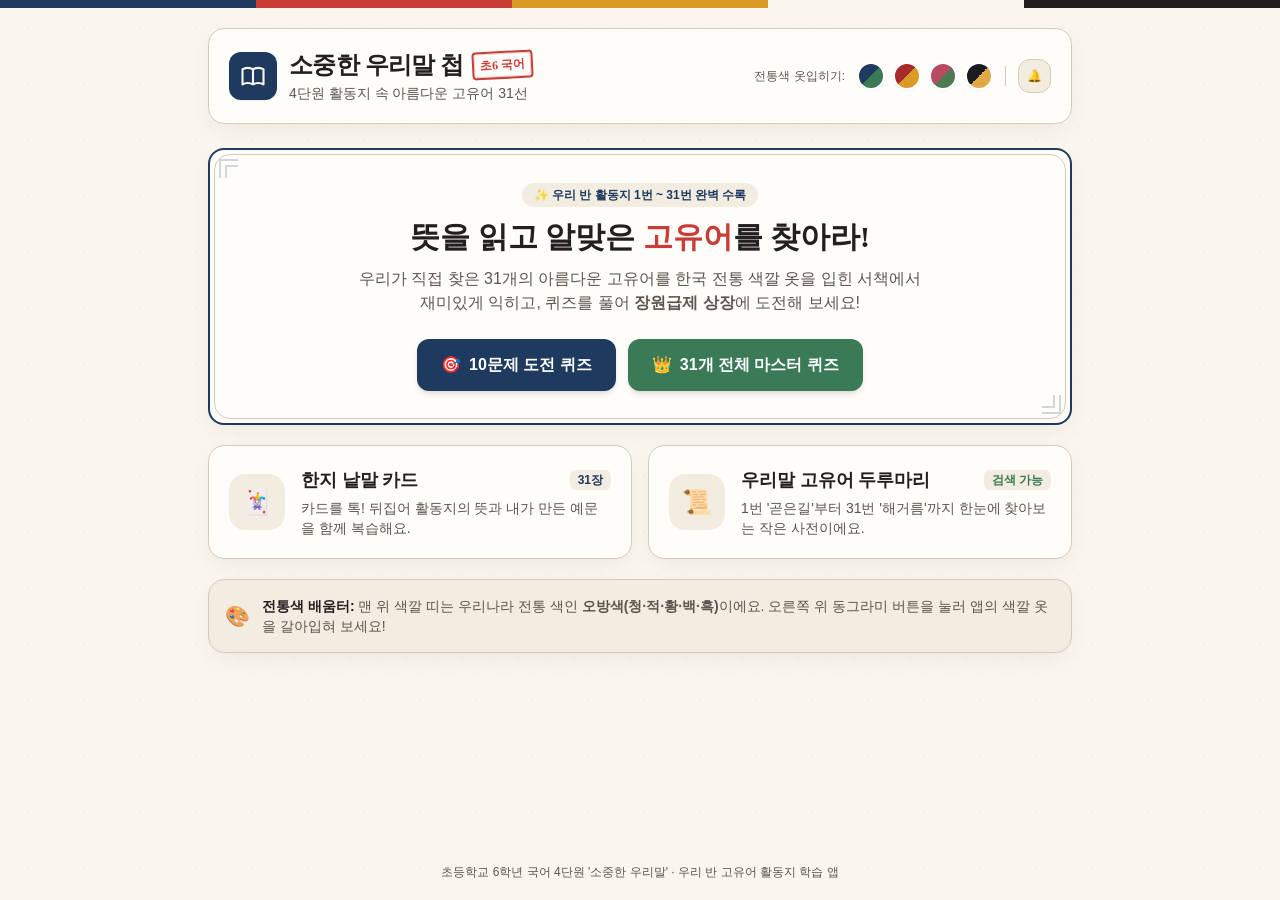
<file: missions/words.html>
<!DOCTYPE html>
<html lang="ko">
<head>
    <meta charset="UTF-8">
    <meta name="viewport" content="width=device-width, initial-scale=1.0">
    <title>소중한 우리말 첩 - 초6 국어 4단원 고유어 학습 앱</title>
    <!-- Tailwind CSS 로드 -->
    <script src="../vendor/tailwind.js"></script>
    <!-- 한국 전통 서책 및 붓글씨 감성을 살리는 구글 웹폰트 로드 (고운돋움, Noto Serif KR) -->
    <style>
        /* =========================================================
           한국 전통 오방색 및 한지 테마 CSS 변수 정의
           ========================================================= */
        :root {
            /* 기본 테마: 청자 & 한지 (쪽빛, 비취빛, 한지빛) */
            --bg-paper: #FAF6EE;
            --bg-card: #FFFDF9;
            --bg-subtle: #F2ECE1;
            --text-ink: #231F20;
            --text-muted: #5C554E;
            --color-primary: #1E3A5F;     /* 쪽빛 (Indigo) */
            --color-primary-hover: #152944;
            --color-secondary: #3B7A57;   /* 비취빛 (Celadon Jade) */
            --color-accent: #C83E37;      /* 다홍빛 (Traditional Crimson) */
            --color-gold: #D99B26;        /* 치자빛 (Gardenia Ochre) */
            --border-trad: #D5CBB8;
            --pattern-opacity: 0.045;
        }

        /* 테마 2: 단청 & 궁궐 (다홍빛과 치자빛 중심) */
        [data-theme="dancheong"] {
            --bg-paper: #FBF4EB;
            --bg-card: #FFFDFB;
            --bg-subtle: #F4E6D8;
            --text-ink: #261A17;
            --text-muted: #66514B;
            --color-primary: #A62C2B;     /* 궁궐 단청 붉은빛 */
            --color-primary-hover: #82201F;
            --color-secondary: #2A6F68;   /* 단청 뇌록색 */
            --color-accent: #D99B26;      /* 황금빛 */
            --color-gold: #C83E37;
            --border-trad: #DFC7B6;
        }

        /* 테마 3: 진달래 & 봄빛 (연분홍과 풀빛) */
        [data-theme="azalea"] {
            --bg-paper: #FDF6F7;
            --bg-card: #FFFFFF;
            --bg-subtle: #F7E8EC;
            --text-ink: #2B1E23;
            --text-muted: #6B535B;
            --color-primary: #B84A62;     /* 진달래빛 */
            --color-primary-hover: #96384D;
            --color-secondary: #4E7A51;   /* 새싹 풀빛 */
            --color-accent: #D9822B;      /* 개나리빛 */
            --color-gold: #D49A35;
            --border-trad: #E5CDD4;
        }

        /* 테마 4: 먹빛 야경 (어두운 밤하늘과 금빛 - 다크 모드) */
        [data-theme="night"] {
            --bg-paper: #191B20;
            --bg-card: #23262E;
            --bg-subtle: #2D313B;
            --text-ink: #F5F0E6;
            --text-muted: #B8B0A2;
            --color-primary: #E0A948;     /* 달빛 금색 */
            --color-primary-hover: #C99234;
            --color-secondary: #58A882;   /* 옥빛 */
            --color-accent: #E05A52;      /* 주홍빛 */
            --color-gold: #E0A948;
            --border-trad: #3E4350;
            --pattern-opacity: 0.03;
        }

        body {
            font-family: 'Gowun Dodum', sans-serif;
            background-color: var(--bg-paper);
            color: var(--text-ink);
            /* 한지 섬유질 느낌의 은은한 배경 패턴 */
            background-image: 
                radial-gradient(rgba(139, 115, 85, var(--pattern-opacity)) 1px, transparent 0),
                radial-gradient(rgba(139, 115, 85, var(--pattern-opacity)) 1px, transparent 0);
            background-size: 28px 28px;
            background-position: 0 0, 14px 14px;
            transition: background-color 0.35s ease, color 0.35s ease;
        }

        .font-serif-kr {
            font-family: 'Noto Serif KR', serif;
        }

        /* 전통 낙관(도장) 스타일 */
        .trad-stamp {
            display: inline-flex;
            align-items: center;
            justify-content: center;
            border: 2px solid #C83E37;
            color: #C83E37;
            font-family: 'Noto Serif KR', serif;
            font-weight: 900;
            line-height: 1.1;
            padding: 4px 6px;
            border-radius: 4px;
            box-shadow: inset 0 0 0 1px rgba(200, 62, 55, 0.25);
            transform: rotate(-3deg);
            user-select: none;
        }

        /* 전통 창살 / 서책 이중 테두리 카드 */
        .hanji-card {
            background-color: var(--bg-card);
            border: 1.5px solid var(--border-trad);
            box-shadow: 0 8px 24px -6px rgba(35, 31, 32, 0.08);
            transition: all 0.25s ease;
        }

        .hanji-double-border {
            position: relative;
            border: 2px solid var(--color-primary);
        }
        .hanji-double-border::after {
            content: '';
            position: absolute;
            inset: 4px;
            border: 1px solid var(--border-trad);
            border-radius: inherit;
            pointer-events: none;
        }

        /* 플래시카드 3D 뒤집기 애니메이션 */
        .perspective-1000 {
            perspective: 1000px;
        }
        .flip-card-inner {
            position: relative;
            width: 100%;
            height: 100%;
            transition: transform 0.6s cubic-bezier(0.4, 0.2, 0.2, 1);
            transform-style: preserve-3d;
        }
        .flip-card.flipped .flip-card-inner {
            transform: rotateY(180deg);
        }
        .flip-card-front, .flip-card-back {
            position: absolute;
            width: 100%;
            height: 100%;
            -webkit-backface-visibility: hidden;
            backface-visibility: hidden;
            border-radius: 1rem;
        }
        .flip-card-back {
            transform: rotateY(180deg);
        }

        /* 부드러운 등장 애니메이션 */
        @keyframes fadeSlideUp {
            from { opacity: 0; transform: translateY(12px); }
            to { opacity: 1; transform: translateY(0); }
        }
        .animate-fade-up {
            animation: fadeSlideUp 0.35s ease-out forwards;
        }

        /* 오답 흔들림 애니메이션 */
        @keyframes gentleShake {
            0%, 100% { transform: translateX(0); }
            25% { transform: translateX(-6px); }
            75% { transform: translateX(6px); }
        }
        .animate-shake {
            animation: gentleShake 0.35s ease-in-out;
        }
    </style>
<style>.hidden{display:none!important}button:focus-visible{outline:3px solid #b77142;outline-offset:3px}</style>
</head>
<body class="min-h-screen flex flex-col justify-between selection:bg-amber-200 selection:text-stone-900">

    <!-- 상단 전통 문양 띠 (오방색 바) -->
    <div class="w-full h-2 flex">
        <div class="flex-1 bg-[#1E3A5F]" title="쪽빛(청)"></div>
        <div class="flex-1 bg-[#C83E37]" title="다홍빛(적)"></div>
        <div class="flex-1 bg-[#D99B26]" title="치자빛(황)"></div>
        <div class="flex-1 bg-[#FAF6EE]" title="한지빛(백)"></div>
        <div class="flex-1 bg-[#231F20]" title="먹빛(흑)"></div>
    </div>

    <!-- 헤더 영역 -->
    <header class="w-full max-w-4xl mx-auto px-4 pt-5 pb-3">
        <div class="hanji-card rounded-2xl p-4 sm:p-5 flex flex-col sm:flex-row items-center justify-between gap-4">
            <!-- 로고 및 제목 -->
            <div class="flex items-center gap-3 cursor-pointer" onclick="goHome()">
                <!-- 전통 구름/매듭 SVG 아이콘 -->
                <div class="w-12 h-12 rounded-xl flex items-center justify-center shrink-0 shadow-sm" style="background-color: var(--color-primary); color: var(--bg-paper);">
                    <svg class="w-7 h-7" viewBox="0 0 24 24" fill="none" stroke="currentColor" stroke-width="1.8">
                        <path stroke-linecap="round" stroke-linejoin="round" d="M12 6.253v13m0-13C10.832 5.477 9.246 5 7.5 5S4.168 5.477 3 6.253v13C4.168 18.477 5.754 18 7.5 18s3.332.477 4.5 1.253m0-13C13.168 5.477 14.754 5 16.5 5c1.747 0 3.332.477 4.5 1.253v13C19.832 18.477 18.247 18 16.5 18c-1.746 0-3.332.477-4.5 1.253" />
                    </svg>
                </div>
                <div>
                    <div class="flex items-center gap-2">
                        <h1 class="font-serif-kr text-xl sm:text-2xl font-bold tracking-tight">소중한 우리말 첩</h1>
                        <span class="trad-stamp text-[10px] sm:text-xs">초6 국어</span>
                    </div>
                    <p class="text-xs sm:text-sm mt-0.5" style="color: var(--text-muted);">4단원 활동지 속 아름다운 고유어 31선</p>
                </div>
            </div>

            <!-- 전통색 테마 선택기 및 효과음 버튼 -->
            <div class="flex items-center gap-2 flex-wrap justify-center">
                <span class="text-xs font-medium mr-1" style="color: var(--text-muted);">전통색 옷입히기:</span>
                <button onclick="setTheme('default')" class="w-7 h-7 rounded-full border-2 border-white shadow-sm transition-transform hover:scale-110 focus:outline-none" style="background: linear-gradient(135deg, #1E3A5F 50%, #3B7A57 50%);" title="청자 & 한지"></button>
                <button onclick="setTheme('dancheong')" class="w-7 h-7 rounded-full border-2 border-white shadow-sm transition-transform hover:scale-110 focus:outline-none" style="background: linear-gradient(135deg, #A62C2B 50%, #D99B26 50%);" title="단청 & 궁궐"></button>
                <button onclick="setTheme('azalea')" class="w-7 h-7 rounded-full border-2 border-white shadow-sm transition-transform hover:scale-110 focus:outline-none" style="background: linear-gradient(135deg, #B84A62 50%, #4E7A51 50%);" title="진달래 & 봄빛"></button>
                <button onclick="setTheme('night')" class="w-7 h-7 rounded-full border-2 border-white shadow-sm transition-transform hover:scale-110 focus:outline-none" style="background: linear-gradient(135deg, #191B20 50%, #E0A948 50%);" title="먹빛 야경"></button>
                
                <div class="h-5 w-[1px] mx-1" style="background-color: var(--border-trad);"></div>
                
                <!-- 가야금 효과음 토글 -->
                <button id="soundToggleBtn" onclick="toggleSound()" class="p-2 rounded-xl border text-xs font-medium flex items-center gap-1 transition-colors" style="border-color: var(--border-trad); background-color: var(--bg-subtle);" title="전통 악기 효과음 켜기/끄기">
                    <span id="soundIcon">🔔</span>
                    <span class="hidden sm:inline" id="soundLabel">소리 켬</span>
                </button>
            </div>
        </div>
    </header>

    <!-- 메인 콘텐츠 영역 -->
    <main class="flex-1 w-full max-w-4xl mx-auto px-4 py-3">
        
        <!-- =========================================================
             화면 1: 홈 화면 (메뉴 선택)
             ========================================================= -->
        <section id="view-home" class="animate-fade-up space-y-5">
            <!-- 환영 배너 -->
            <div class="hanji-card hanji-double-border rounded-2xl p-6 sm:p-8 text-center relative overflow-hidden">
                <!-- 배경 전통 격자 장식 SVG -->
                <svg class="absolute top-2 left-2 w-10 h-10 opacity-20" style="color: var(--color-primary);" viewBox="0 0 40 40" fill="none" stroke="currentColor" stroke-width="2">
                    <path d="M2 20V2h18M8 20V8h12" />
                </svg>
                <svg class="absolute bottom-2 right-2 w-10 h-10 opacity-20 rotate-180" style="color: var(--color-primary);" viewBox="0 0 40 40" fill="none" stroke="currentColor" stroke-width="2">
                    <path d="M2 20V2h18M8 20V8h12" />
                </svg>

                <div class="inline-block px-3 py-1 rounded-full text-xs font-bold mb-3" style="background-color: var(--bg-subtle); color: var(--color-primary);">
                    ✨ 우리 반 활동지 1번 ~ 31번 완벽 수록
                </div>
                <h2 class="font-serif-kr text-2xl sm:text-3xl font-bold mb-3 leading-snug">
                    뜻을 읽고 알맞은 <span style="color: var(--color-accent);">고유어</span>를 찾아라!
                </h2>
                <p class="text-sm sm:text-base max-w-xl mx-auto leading-relaxed mb-6" style="color: var(--text-muted);">
                    우리가 직접 찾은 31개의 아름다운 고유어를 한국 전통 색깔 옷을 입힌 서책에서 재미있게 익히고, 퀴즈를 풀어 <strong>장원급제 상장</strong>에 도전해 보세요!
                </p>

                <!-- 퀴즈 시작 버튼 그룹 -->
                <div class="flex flex-col sm:flex-row items-center justify-center gap-3">
                    <button onclick="startQuiz(10)" class="w-full sm:w-auto px-6 py-3.5 rounded-xl font-bold text-base shadow-md transition-transform active:scale-95 flex items-center justify-center gap-2 text-white" style="background-color: var(--color-primary);">
                        <span>🎯</span>
                        <span>10문제 도전 퀴즈</span>
                    </button>
                    <button onclick="startQuiz(31)" class="w-full sm:w-auto px-6 py-3.5 rounded-xl font-bold text-base shadow-md transition-transform active:scale-95 flex items-center justify-center gap-2 text-white" style="background-color: var(--color-secondary);">
                        <span>👑</span>
                        <span>31개 전체 마스터 퀴즈</span>
                    </button>
                </div>
            </div>

            <!-- 학습 도구 카드 2종 (낱말 카드 / 전체 사전) -->
            <div class="grid grid-cols-1 sm:grid-cols-2 gap-4">
                <!-- 낱말 뒤집기 카드 -->
                <div onclick="openFlashcards()" class="hanji-card rounded-2xl p-5 cursor-pointer hover:translate-y-[-2px] flex items-center gap-4">
                    <div class="w-14 h-14 rounded-2xl flex items-center justify-center text-2xl shrink-0" style="background-color: var(--bg-subtle); color: var(--color-gold);">
                        🃏
                    </div>
                    <div class="flex-1">
                        <div class="flex items-center justify-between">
                            <h3 class="font-serif-kr text-lg font-bold">한지 낱말 카드</h3>
                            <span class="text-xs px-2 py-0.5 rounded-md font-bold" style="background-color: var(--bg-subtle); color: var(--color-primary);">31장</span>
                        </div>
                        <p class="text-xs sm:text-sm mt-1" style="color: var(--text-muted);">
                            카드를 톡! 뒤집어 활동지의 뜻과 내가 만든 예문을 함께 복습해요.
                        </p>
                    </div>
                </div>

                <!-- 31개 고유어 목록 사전 -->
                <div onclick="openDictionary()" class="hanji-card rounded-2xl p-5 cursor-pointer hover:translate-y-[-2px] flex items-center gap-4">
                    <div class="w-14 h-14 rounded-2xl flex items-center justify-center text-2xl shrink-0" style="background-color: var(--bg-subtle); color: var(--color-accent);">
                        📜
                    </div>
                    <div class="flex-1">
                        <div class="flex items-center justify-between">
                            <h3 class="font-serif-kr text-lg font-bold">우리말 고유어 두루마리</h3>
                            <span class="text-xs px-2 py-0.5 rounded-md font-bold" style="background-color: var(--bg-subtle); color: var(--color-secondary);">검색 가능</span>
                        </div>
                        <p class="text-xs sm:text-sm mt-1" style="color: var(--text-muted);">
                            1번 '곧은길'부터 31번 '해거름'까지 한눈에 찾아보는 작은 사전이에요.
                        </p>
                    </div>
                </div>
            </div>

            <!-- 오방색 이야기 작은 팁 -->
            <div class="hanji-card rounded-2xl p-4 flex items-center gap-3 text-xs sm:text-sm" style="background-color: var(--bg-subtle);">
                <span class="text-xl">🎨</span>
                <p style="color: var(--text-muted);">
                    <strong style="color: var(--text-ink);">전통색 배움터:</strong> 맨 위 색깔 띠는 우리나라 전통 색인 <strong>오방색(청·적·황·백·흑)</strong>이에요. 오른쪽 위 동그라미 버튼을 눌러 앱의 색깔 옷을 갈아입혀 보세요!
                </p>
            </div>
        </section>

        <!-- =========================================================
             화면 2: 퀴즈 진행 화면
             ========================================================= -->
        <section id="view-quiz" class="hidden animate-fade-up space-y-4">
            <!-- 상단 진행바 및 홈 버튼 -->
            <div class="hanji-card rounded-2xl p-4 flex items-center justify-between gap-4">
                <button onclick="goHome()" class="px-3 py-1.5 rounded-xl text-xs sm:text-sm font-bold border transition-colors" style="border-color: var(--border-trad); background-color: var(--bg-subtle);">
                    ← 서재로
                </button>
                
                <div class="flex-1 max-w-md">
                    <div class="flex justify-between text-xs font-bold mb-1">
                        <span id="quiz-progress-text">1 / 10 문제</span>
                        <span id="quiz-score-text" style="color: var(--color-secondary);">맞힌 개수: 0개</span>
                    </div>
                    <div class="w-full h-2.5 rounded-full overflow-hidden" style="background-color: var(--bg-subtle);">
                        <div id="quiz-progress-bar" class="h-full rounded-full transition-all duration-300" style="width: 10%; background-color: var(--color-primary);"></div>
                    </div>
                </div>

                <span id="quiz-word-num" class="text-xs font-bold px-2.5 py-1 rounded-lg" style="background-color: var(--bg-subtle); color: var(--color-primary);">
                    활동지 #01
                </span>
            </div>

            <!-- 문제 카드 (활동지 '뜻' 제시) -->
            <div id="quiz-question-card" class="hanji-card hanji-double-border rounded-2xl p-6 sm:p-8 text-center">
                <div class="inline-flex items-center gap-1.5 px-3 py-1 rounded-full text-xs font-bold mb-4" style="background-color: var(--bg-subtle); color: var(--color-primary);">
                    <span>📖</span>
                    <span>활동지의 '뜻' 칸 설명</span>
                </div>

                <h3 id="quiz-meaning-text" class="font-serif-kr text-xl sm:text-2xl font-bold leading-relaxed break-keep my-2 px-2">
                    "옳고 그름, 또는 승패가 분명하게 갈라지는 것."
                </h3>

                <!-- 예문 힌트 버튼 및 힌트 상자 -->
                <div class="mt-5">
                    <button id="hint-btn" onclick="showHint()" class="inline-flex items-center gap-1.5 px-4 py-2 rounded-xl text-xs sm:text-sm font-bold border transition-all hover:opacity-80" style="border-color: var(--color-gold); color: var(--color-gold); background-color: var(--bg-subtle);">
                        <span>💡</span>
                        <span>예문 힌트 보기</span>
                    </button>
                    <div id="hint-box" class="hidden mt-3 p-3.5 rounded-xl text-xs sm:text-sm max-w-lg mx-auto border" style="background-color: var(--bg-subtle); border-color: var(--border-trad);">
                        <span class="font-bold mr-1" style="color: var(--color-primary);">[예문 힌트]</span>
                        <span id="hint-text"></span>
                    </div>
                </div>
            </div>

            <!-- 4지선다 보기 버튼 영역 -->
            <div id="quiz-options-grid" class="grid grid-cols-1 sm:grid-cols-2 gap-3">
                <!-- JS로 보기 4개 생성 -->
            </div>

            <!-- 정답 해설 및 다음 문제 버튼 -->
            <div id="quiz-feedback-box" class="hidden hanji-card rounded-2xl p-5 animate-fade-up">
                <div class="flex flex-col sm:flex-row items-start sm:items-center justify-between gap-4">
                    <div class="space-y-1">
                        <div class="flex items-center gap-2">
                            <span id="feedback-badge" class="px-2.5 py-0.5 rounded-md text-xs font-bold text-white">정답!</span>
                            <span id="feedback-word-title" class="font-serif-kr text-lg font-bold"></span>
                        </div>
                        <p id="feedback-example-full" class="text-xs sm:text-sm" style="color: var(--text-muted);"></p>
                    </div>
                    <button id="next-question-btn" onclick="nextQuestion()" class="w-full sm:w-auto px-6 py-3 rounded-xl font-bold text-sm text-white shadow-md transition-transform active:scale-95 shrink-0" style="background-color: var(--color-primary);">
                        다음 문제 →
                    </button>
                </div>
            </div>
        </section>

        <!-- =========================================================
             화면 3: 퀴즈 결과 및 장원급제 상장 화면
             ========================================================= -->
        <section id="view-result" class="hidden animate-fade-up space-y-5">
            <!-- 전통 상장 스타일 카드 -->
            <div class="hanji-card hanji-double-border rounded-2xl p-6 sm:p-10 text-center relative">
                <div class="flex justify-between items-start mb-4">
                    <span class="text-xs font-bold px-3 py-1 rounded-lg" style="background-color: var(--bg-subtle); color: var(--text-muted);">
                        초6 국어 4단원 · 소중한 우리말
                    </span>
                    <div class="trad-stamp text-sm px-2.5 py-1">장원<br>급제</div>
                </div>

                <p class="font-serif-kr text-sm font-bold tracking-widest mb-1" style="color: var(--color-primary);">상 장</p>
                <h2 id="result-rank-title" class="font-serif-kr text-2xl sm:text-3xl font-black mb-3" style="color: var(--color-accent);">
                    우리말 박사
                </h2>
                
                <div class="my-5 py-4 px-6 rounded-2xl inline-block" style="background-color: var(--bg-subtle);">
                    <div class="text-xs font-bold mb-1" style="color: var(--text-muted);">최종 점수</div>
                    <div class="font-serif-kr text-3xl sm:text-4xl font-black" style="color: var(--color-primary);">
                        <span id="result-score">9</span> <span class="text-lg font-normal">/ <span id="result-total">10</span> 문제</span>
                    </div>
                </div>

                <p id="result-message" class="text-sm sm:text-base max-w-md mx-auto leading-relaxed mb-6" style="color: var(--text-muted);">
                    활동지에 정리한 고유어의 뜻을 아주 정확하게 알고 있네요! 소중한 우리말을 사랑하는 마음이 돋보입니다.
                </p>

                <!-- 액션 버튼들 -->
                <div class="flex flex-wrap items-center justify-center gap-3">
                    <button id="retry-wrong-btn" onclick="retryWrongQuestions()" class="hidden px-5 py-3 rounded-xl font-bold text-sm text-white shadow-sm transition-transform active:scale-95" style="background-color: var(--color-accent);">
                        🔄 틀린 문제만 다시 풀기
                    </button>
                    <button onclick="startQuiz(10)" class="px-5 py-3 rounded-xl font-bold text-sm text-white shadow-sm transition-transform active:scale-95" style="background-color: var(--color-primary);">
                        🎯 새 10문제 도전하기
                    </button>
                    <button onclick="copyResultText()" class="px-5 py-3 rounded-xl font-bold text-sm border transition-colors" style="border-color: var(--border-trad); background-color: var(--bg-subtle);">
                        📋 결과 복사하기
                    </button>
                    <button onclick="goHome()" class="px-5 py-3 rounded-xl font-bold text-sm border transition-colors" style="border-color: var(--border-trad);">
                        🏠 서재로 돌아가기
                    </button>
                </div>
            </div>

            <!-- 오답 및 풀이 요약 -->
            <div id="result-review-container" class="hanji-card rounded-2xl p-5 sm:p-6">
                <h3 class="font-serif-kr text-lg font-bold mb-3 flex items-center gap-2">
                    <span>📝</span>
                    <span>이번 퀴즈 낱말 되돌아보기</span>
                </h3>
                <div id="result-review-list" class="space-y-2.5">
                    <!-- JS로 풀이 기록 표시 -->
                </div>
            </div>
        </section>

        <!-- =========================================================
             화면 4: 한지 낱말 카드 (플래시카드) 화면
             ========================================================= -->
        <section id="view-flashcards" class="hidden animate-fade-up space-y-4">
            <div class="hanji-card rounded-2xl p-4 flex flex-wrap items-center justify-between gap-3">
                <button onclick="goHome()" class="px-3 py-1.5 rounded-xl text-xs sm:text-sm font-bold border" style="border-color: var(--border-trad); background-color: var(--bg-subtle);">
                    ← 서재로
                </button>
                <h2 class="font-serif-kr text-lg font-bold">한지 낱말 카드 복습</h2>
                <div class="flex items-center gap-2">
                    <button id="filter-star-btn" onclick="toggleStarFilter()" class="px-3 py-1.5 rounded-xl text-xs font-bold border transition-colors" style="border-color: var(--border-trad); background-color: var(--bg-subtle);">
                        ⭐ 별표만 보기 (0)
                    </button>
                </div>
            </div>

            <!-- 카드 본체 -->
            <div class="max-w-lg mx-auto">
                <div class="flex justify-between items-center text-xs font-bold mb-2 px-1" style="color: var(--text-muted);">
                    <span id="fc-counter">1 / 31 번째 고유어</span>
                    <span>카드를 누르면 뜻과 예문이 나와요!</span>
                </div>

                <div id="flashcard-element" onclick="flipFlashcard()" class="flip-card perspective-1000 w-full h-80 sm:h-96 cursor-pointer select-none">
                    <div class="flip-card-inner">
                        <!-- 앞면: 고유어 낱말 -->
                        <div class="flip-card-front hanji-card hanji-double-border p-6 flex flex-col items-center justify-between">
                            <div class="w-full flex justify-between items-center">
                                <span id="fc-num-front" class="text-xs font-bold px-2.5 py-1 rounded-lg" style="background-color: var(--bg-subtle); color: var(--color-primary);">#01</span>
                                <button id="fc-star-btn" onclick="event.stopPropagation(); toggleCurrentStar();" class="text-2xl p-1 transition-transform hover:scale-125" title="헷갈리는 낱말 별표 표시">
                                    ☆
                                </button>
                            </div>

                            <div class="text-center my-auto">
                                <span class="text-xs font-bold tracking-widest block mb-2" style="color: var(--text-muted);">아름다운 우리말</span>
                                <h3 id="fc-word-front" class="font-serif-kr text-4xl sm:text-5xl font-black tracking-wide" style="color: var(--color-primary);">
                                    곧은길
                                </h3>
                            </div>

                            <div class="text-xs font-medium flex items-center gap-1" style="color: var(--text-muted);">
                                <span>👆 터치해서 뜻 확인하기</span>
                            </div>
                        </div>

                        <!-- 뒷면: 뜻과 예문 -->
                        <div class="flip-card-back hanji-card p-6 flex flex-col justify-between border-2" style="border-color: var(--color-secondary); background-color: var(--bg-subtle);">
                            <div class="flex justify-between items-center border-b pb-3" style="border-color: var(--border-trad);">
                                <span id="fc-word-back" class="font-serif-kr text-xl font-bold" style="color: var(--color-secondary);">곧은길</span>
                                <span class="trad-stamp text-[10px]">고유어</span>
                            </div>

                            <div class="my-auto space-y-4 text-left">
                                <div>
                                    <span class="inline-block text-xs font-bold px-2 py-0.5 rounded mb-1 text-white" style="background-color: var(--color-primary);">활동지 뜻</span>
                                    <p id="fc-meaning-back" class="font-serif-kr text-base sm:text-lg font-bold leading-snug">
                                        앞으로 곧게 뻗어 나간 길.
                                    </p>
                                </div>
                                <div class="p-3 rounded-xl" style="background-color: var(--bg-card);">
                                    <span class="text-xs font-bold block mb-1" style="color: var(--color-accent);">✍️ 내가 만든 예문</span>
                                    <p id="fc-example-back" class="text-xs sm:text-sm leading-relaxed">
                                        "길을 따라가다 만나니 앞으로 곧은길이 뻗어 있었다."
                                    </p>
                                </div>
                            </div>

                            <div class="text-center text-xs" style="color: var(--text-muted);">
                                👆 다시 누르면 앞면으로 돌아갑니다
                            </div>
                        </div>
                    </div>
                </div>

                <!-- 이전 / 다음 버튼 -->
                <div class="flex items-center justify-between gap-3 mt-4">
                    <button onclick="prevFlashcard()" class="flex-1 py-3.5 rounded-xl font-bold text-sm hanji-card hover:opacity-80 active:scale-95">
                        ◀ 이전 낱말
                    </button>
                    <button onclick="shuffleFlashcards()" class="px-4 py-3.5 rounded-xl font-bold text-sm hanji-card hover:opacity-80 active:scale-95" title="순서 섞기">
                        🔀 섞기
                    </button>
                    <button onclick="nextFlashcard()" class="flex-1 py-3.5 rounded-xl font-bold text-sm text-white shadow-sm active:scale-95" style="background-color: var(--color-primary);">
                        다음 낱말 ▶
                    </button>
                </div>
            </div>
        </section>

        <!-- =========================================================
             화면 5: 31개 고유어 두루마리 사전 화면
             ========================================================= -->
        <section id="view-dictionary" class="hidden animate-fade-up space-y-4">
            <div class="hanji-card rounded-2xl p-4 flex flex-col sm:flex-row items-center justify-between gap-3">
                <div class="flex items-center gap-3 w-full sm:w-auto">
                    <button onclick="goHome()" class="px-3 py-1.5 rounded-xl text-xs sm:text-sm font-bold border shrink-0" style="border-color: var(--border-trad); background-color: var(--bg-subtle);">
                        ← 서재로
                    </button>
                    <h2 class="font-serif-kr text-lg font-bold">우리말 고유어 두루마리 (31선)</h2>
                </div>

                <!-- 검색 입력창 -->
                <div class="relative w-full sm:w-64">
                    <input id="dict-search-input" type="text" oninput="renderDictionary()" placeholder="낱말이나 뜻 검색..." class="w-full pl-9 pr-3 py-2 rounded-xl text-sm border focus:outline-none" style="background-color: var(--bg-subtle); border-color: var(--border-trad); color: var(--text-ink);">
                    <span class="absolute left-3 top-2.5 text-xs">🔍</span>
                </div>
            </div>

            <div id="dictionary-list" class="grid grid-cols-1 md:grid-cols-2 gap-3">
                <!-- JS로 31개 사전 카드 렌더링 -->
            </div>
        </section>

    </main>

    <!-- 토스트 알림 메시지 (alert() 대신 사용) -->
    <div id="toast-message" class="fixed bottom-6 left-1/2 -translate-x-1/2 px-5 py-3 rounded-xl text-sm font-bold text-white shadow-lg opacity-0 pointer-events-none transition-opacity duration-300 z-50" style="background-color: #231F20;">
        알림 메시지
    </div>

    <!-- 하단 푸터 -->
    <footer class="w-full max-w-4xl mx-auto px-4 py-5 text-center text-xs" style="color: var(--text-muted);">
        <p>초등학교 6학년 국어 4단원 '소중한 우리말' · 우리 반 고유어 활동지 학습 앱</p>
    </footer>

    <script>
        /* =========================================================
           1. 활동지 사진 속 고유어 31개 데이터 (01번 ~ 31번)
           ========================================================= */
        const WORDS_DATA = [
            { id: 1, word: "곧은길", meaning: "앞으로 곧게 뻗어 나간 길.", example: "길을 따라가다 만나니 앞으로 곧은길이 뻗어 있었다.", maskedExample: "길을 따라가다 만나니 앞으로 [ 〇〇〇 ]이 뻗어 있었다." },
            { id: 2, word: "곪다", meaning: "상처에 염증이 생겨 고름이 들게 되다.", example: "상처가 덧나더니 안에 곪아 버렸다.", maskedExample: "상처가 덧나더니 안에 [ 〇〇 ] 버렸다." },
            { id: 3, word: "관솔불", meaning: "송진이 많이 있는 소나무의 가지나 옹이에 붙인 불.", example: "깜깜한 밤에 관솔불이 빛나고 있다.", maskedExample: "깜깜한 밤에 [ 〇〇〇 ]이 빛나고 있다." },
            { id: 4, word: "나귀", meaning: "몸이 말보다 조금 작고 귀가 아주 길며, 힘이 세어 사람이나 짐을 싣는 데에 쓰는 집짐승.", example: "나귀에 올라타 멋지게도 달렸다.", maskedExample: "[ 〇〇 ]에 올라타 멋지게도 달렸다." },
            { id: 5, word: "날짐승", meaning: "날아다니는 모든 짐승.", example: "숲을 지나던 길에 날짐승들을 만났다.", maskedExample: "숲을 지나던 길에 [ 〇〇〇 ]들을 만났다." },
            { id: 6, word: "다복솔", meaning: "가지가 탐스럽고 촘촘하게 많이 퍼진 어린 소나무.", example: "여기저기 다복솔이 우거져 있다.", maskedExample: "여기저기 [ 〇〇〇 ]이 우거져 있다." },
            { id: 7, word: "담금질", meaning: "쇠붙이를 뜨거운 불로 가열한 다음 찬물에 담가 식히는 일.", example: "장인이 쇠를 불에 달궈 담금질을 했다.", maskedExample: "장인이 쇠를 불에 달궈 [ 〇〇〇 ]을 했다." },
            { id: 8, word: "리을", meaning: "한글의 닿소리인 'ㄹ'의 이름.", example: "이름에 리을이 유난히 많았다.", maskedExample: "이름에 [ 〇〇 ]이 유난히 많았다." },
            { id: 9, word: "로서", meaning: "어떠한 일을 하거나 상태에 있도록 한 신분이나 자격의 뜻.", example: "나는 초등학교 6학년 학생으로서 책임을 다한다.", maskedExample: "나는 초등학교 6학년 학생[ 〇〇 ] 책임을 다한다." },
            { id: 10, word: "모로", meaning: "옆으로.", example: "게가 모로 기어간다.", maskedExample: "게가 [ 〇〇 ] 기어간다." },
            { id: 11, word: "모름지기", meaning: "이치에 따라 마땅히.", example: "잘못을 했다면 모름지기 그에 대한 책임을 져야 한다.", maskedExample: "잘못을 했다면 [ 〇〇〇〇 ] 그에 대한 책임을 져야 한다." },
            { id: 12, word: "밤눈", meaning: "깜깜한 밤에 사물을 볼 수 있는 시력.", example: "밤눈이 어두운 탓에 주변이 잘 보이지 않는다.", maskedExample: "[ 〇〇 ]이 어두운 탓에 주변이 잘 보이지 않는다." },
            { id: 13, word: "벼랑", meaning: "바위나 땅이 깎아 세운 듯이 가파르게 아래로 뻗어 내려간 곳.", example: "가파른 벼랑의 바위틈에서 이름 모를 꽃이 피어났다.", maskedExample: "가파른 [ 〇〇 ]의 바위틈에서 이름 모를 꽃이 피어났다." },
            { id: 14, word: "살금살금", meaning: "남 모르게 조용히 움직이는 모양을 나타낸다.", example: "밤늦은 시간이라 아랫집을 배려해 거실에서도 살금살금 걸었다.", maskedExample: "밤늦은 시간이라 아랫집을 배려해 거실에서도 [ 〇〇〇〇 ] 걸었다." },
            { id: 15, word: "사납다", meaning: "모질고 거칠다.", example: "그 개는 낯선 사람이 다가가면 사납게 짖는다.", maskedExample: "그 개는 낯선 사람이 다가가면 [ 〇〇게 ] 짖는다." },
            { id: 16, word: "아까", meaning: "조금 전에. 이미.", example: "아까 먹은 점심이 정말 맛있었어요.", maskedExample: "[ 〇〇 ] 먹은 점심이 정말 맛있었어요." },
            { id: 17, word: "아낌없이", meaning: "아까워하는 마음 없이.", example: "부모님은 자식들에게 아낌없이 사랑을 주신다.", maskedExample: "부모님은 자식들에게 [ 〇〇〇〇 ] 사랑을 주신다." },
            { id: 18, word: "자꾸", meaning: "잇달아 여러 번. 계속해서.", example: "자꾸 같은 실수를 반복해서 속상해요.", maskedExample: "[ 〇〇 ] 같은 실수를 반복해서 속상해요." },
            { id: 19, word: "자그마하다", meaning: "조금 작은 듯하다.", example: "합격을 축하하며 자그마하게 잔치를 열었다.", maskedExample: "합격을 축하하며 [ 〇〇〇〇게 ] 잔치를 열었다." },
            { id: 20, word: "차갑다", meaning: "(살에 닿는 느낌이) 싸늘하게 차다.", example: "냉장고에서 꺼낸 물이 차갑다.", maskedExample: "냉장고에서 꺼낸 물이 [ 〇〇〇 ]." },
            { id: 21, word: "채비", meaning: "준비를 하는 것.", example: "아들은 수학여행 갈 채비를 다 마쳤는지 들뜬 표정으로 가방을 확인했다.", maskedExample: "아들은 수학여행 갈 [ 〇〇 ]를 다 마쳤는지 들뜬 표정으로 가방을 확인했다." },
            { id: 22, word: "케케묵다", meaning: "(물건이) 아주 오래되어 낡다.", example: "창고 구석에서 케케묵은 책더미를 꺼냈다.", maskedExample: "창고 구석에서 [ 〇〇〇은 ] 책더미를 꺼냈다." },
            { id: 23, word: "크낙새", meaning: "우리나라 특산종인 텃새인데 멸종 위기에 처해 있다.", example: "천연기념물인 크낙새는 남한에서 자취를 감췄다.", maskedExample: "천연기념물인 [ 〇〇〇 ]는 남한에서 자취를 감췄다." },
            { id: 24, word: "타래", meaning: "실이나 끈을 빙빙 돌려서 감아놓은 뭉치.", example: "할머니께서 엉킨 털실 타래를 차분히 풀고 계신다.", maskedExample: "할머니께서 엉킨 털실 [ 〇〇 ]를 차분히 풀고 계신다." },
            { id: 25, word: "투박하다", meaning: "(모양이) 맵시가 없이 거칠고 투텁다.", example: "이것은 모양이 투박하다.", maskedExample: "이것은 모양이 [ 〇〇〇〇 ]." },
            { id: 26, word: "터울", meaning: "한 어머니가 낳은 자녀들의 나이의 차이.", example: "이 집의 자매의 터울은 2살이다.", maskedExample: "이 집의 자매의 [ 〇〇 ]은 2살이다." },
            { id: 27, word: "판가름", meaning: "옳고 그름, 또는 승패가 분명하게 갈라지는 것.", example: "우리는 판가름을 하기로 했다.", maskedExample: "우리는 [ 〇〇〇 ]을 하기로 했다." },
            { id: 28, word: "팔팔하다", meaning: "기운이 넘치고 활발하다.", example: "저 아이는 팔팔하다.", maskedExample: "저 아이는 [ 〇〇〇〇 ]." },
            { id: 29, word: "하늬바람", meaning: "서쪽 또는 북서쪽에서 불어오는 바람.", example: "저녁에 하늬바람이 불어 시원하다.", maskedExample: "저녁에 [ 〇〇〇〇 ]이 불어 시원하다." },
            { id: 30, word: "함속", meaning: "정해진 일에 매우 마음이 쏠리는 한 묶음.", example: "저 사람은 함속이 크다.", maskedExample: "저 사람은 [ 〇〇 ]이 크다." },
            { id: 31, word: "해거름", meaning: "해가 지는 것. 곧 저물 무렵.", example: "해거름이 되었을 때는 진짜 예뻐진다.", maskedExample: "[ 〇〇〇 ]이 되었을 때는 진짜 예뻐진다." }
        ];

        /* =========================================================
           2. 앱 전역 상태 변수
           ========================================================= */
        let soundEnabled = true;
        let audioCtx = null;

        // 퀴즈 상태
        let quizQuestions = [];
        let currentQuizIdx = 0;
        let quizScore = 0;
        let quizAnswered = false;
        let quizHistory = []; // { wordObj, userAnswer, isCorrect }

        // 낱말 카드 상태
        let flashcardList = [...WORDS_DATA];
        let currentFcIdx = 0;
        let starredIds = new Set();
        let showOnlyStarred = false;

        /* =========================================================
           3. 전통 오음계(궁상각치우) 웹 오디오 효과음 생성기
           ========================================================= */
        function playTraditionalTone(type) {
            if (!soundEnabled) return;
            try {
                if (!audioCtx) {
                    audioCtx = new (window.AudioContext || window.webkitAudioContext)();
                }
                if (audioCtx.state === 'suspended') {
                    audioCtx.resume();
                }

                const now = audioCtx.currentTime;
                const osc = audioCtx.createOscillator();
                const gain = audioCtx.createGain();

                // 가야금 뜯는 듯한 부드러운 삼각파/사인파 조합
                osc.type = 'triangle';

                if (type === 'click') {
                    // 궁(C5) 짧은 맑은 소리
                    osc.frequency.setValueAtTime(523.25, now);
                    gain.gain.setValueAtTime(0.12, now);
                    gain.gain.exponentialRampToValueAtTime(0.001, now + 0.18);
                    osc.connect(gain);
                    gain.connect(audioCtx.destination);
                    osc.start(now);
                    osc.stop(now + 0.18);
                } else if (type === 'correct') {
                    // 궁-각-치(C5 - E5 - G5) 화음 아르페지오
                    const notes = [523.25, 659.25, 783.99];
                    notes.forEach((freq, i) => {
                        const o = audioCtx.createOscillator();
                        const g = audioCtx.createGain();
                        o.type = 'triangle';
                        o.frequency.setValueAtTime(freq, now + i * 0.08);
                        g.gain.setValueAtTime(0.15, now + i * 0.08);
                        g.gain.exponentialRampToValueAtTime(0.001, now + i * 0.08 + 0.45);
                        o.connect(g);
                        g.connect(audioCtx.destination);
                        o.start(now + i * 0.08);
                        o.stop(now + i * 0.08 + 0.45);
                    });
                } else if (type === 'wrong') {
                    // 낮은 둔탁한 소리
                    osc.type = 'sine';
                    osc.frequency.setValueAtTime(220, now);
                    osc.frequency.linearRampToValueAtTime(175, now + 0.25);
                    gain.gain.setValueAtTime(0.15, now);
                    gain.gain.exponentialRampToValueAtTime(0.001, now + 0.28);
                    osc.connect(gain);
                    gain.connect(audioCtx.destination);
                    osc.start(now);
                    osc.stop(now + 0.28);
                }
            } catch (e) {
                // 오디오 미지원 환경 무시
            }
        }

        function toggleSound() {
            soundEnabled = !soundEnabled;
            document.getElementById('soundIcon').textContent = soundEnabled ? '🔔' : '🔕';
            document.getElementById('soundLabel').textContent = soundEnabled ? '소리 켬' : '소리 끔';
            if (soundEnabled) playTraditionalTone('click');
            showToast(soundEnabled ? '전통 가야금 효과음을 켰어요.' : '효과음을 껐어요.');
        }

        /* =========================================================
           4. 전통색 테마 변경 및 화면 전환 유틸리티
           ========================================================= */
        function setTheme(themeName) {
            playTraditionalTone('click');
            if (themeName === 'default') {
                document.documentElement.removeAttribute('data-theme');
            } else {
                document.documentElement.setAttribute('data-theme', themeName);
            }
            const themeLabels = {
                'default': '청자 & 한지 빛깔로 갈아입었어요!',
                'dancheong': '궁궐 단청 빛깔로 갈아입었어요!',
                'azalea': '진달래 & 봄빛으로 갈아입었어요!',
                'night': '고즈넉한 먹빛 야경으로 갈아입었어요!'
            };
            showToast(themeLabels[themeName]);
        }

        function showToast(msg) {
            const toast = document.getElementById('toast-message');
            toast.textContent = msg;
            toast.classList.remove('opacity-0');
            toast.classList.add('opacity-100');
            clearTimeout(window.toastTimer);
            window.toastTimer = setTimeout(() => {
                toast.classList.remove('opacity-100');
                toast.classList.add('opacity-0');
            }, 2200);
        }

        function switchView(viewId) {
            const sections = ['view-home', 'view-quiz', 'view-result', 'view-flashcards', 'view-dictionary'];
            sections.forEach(id => {
                const el = document.getElementById(id);
                if (id === viewId) {
                    el.classList.remove('hidden');
                } else {
                    el.classList.add('hidden');
                }
            });
            window.scrollTo({ top: 0, behavior: 'smooth' });
        }

        function goHome() {
            playTraditionalTone('click');
            switchView('view-home');
        }

        /* =========================================================
           5. 퀴즈 로직 (활동지의 '뜻'을 보고 고유어 맞히기)
           ========================================================= */
        function shuffleArray(arr) {
            const copy = [...arr];
            for (let i = copy.length - 1; i > 0; i--) {
                const j = Math.floor(Math.random() * (i + 1));
                [copy[i], copy[j]] = [copy[j], copy[i]];
            }
            return copy;
        }

        function startQuiz(count, customList = null) {
            window.VillageBridge?.review(!!customList);
            playTraditionalTone('click');
            const pool = customList ? customList : shuffleArray(WORDS_DATA).slice(0, count);
            quizQuestions = pool;
            currentQuizIdx = 0;
            quizScore = 0;
            quizHistory = [];
            switchView('view-quiz');
            renderCurrentQuestion();
        }

        function renderCurrentQuestion() {
            quizAnswered = false;
            const currentWord = quizQuestions[currentQuizIdx];
            const total = quizQuestions.length;

            // 상단 진행 표시 업데이트
            document.getElementById('quiz-progress-text').textContent = `${currentQuizIdx + 1} / ${total} 문제`;
            document.getElementById('quiz-score-text').textContent = `맞힌 개수: ${quizScore}개`;
            document.getElementById('quiz-progress-bar').style.width = `${((currentQuizIdx + 1) / total) * 100}%`;
            document.getElementById('quiz-word-num').textContent = `활동지 #${String(currentWord.id).padStart(2, '0')}`;

            // 활동지 뜻 표시
            document.getElementById('quiz-meaning-text').textContent = `"${currentWord.meaning}"`;

            // 힌트 초기화
            document.getElementById('hint-box').classList.add('hidden');
            document.getElementById('hint-btn').classList.remove('hidden');
            document.getElementById('hint-text').textContent = currentWord.maskedExample;

            // 해설 상자 숨기기
            document.getElementById('quiz-feedback-box').classList.add('hidden');

            // 4지선다 보기 생성 (정답 1개 + 활동지 내 다른 고유어 3개)
            const distractors = shuffleArray(WORDS_DATA.filter(w => w.id !== currentWord.id)).slice(0, 3);
            const options = shuffleArray([currentWord, ...distractors]);

            const optionsGrid = document.getElementById('quiz-options-grid');
            optionsGrid.innerHTML = '';

            const labels = ['가', '나', '다', '라'];
            options.forEach((opt, idx) => {
                const btn = document.createElement('button');
                btn.className = 'hanji-card rounded-2xl p-4 sm:p-5 text-left flex items-center gap-3.5 transition-all hover:translate-y-[-2px] active:scale-98 cursor-pointer';
                btn.dataset.wordId = opt.id;
                btn.onclick = () => handleOptionSelect(opt, btn);

                btn.innerHTML = `
                    <span class="w-9 h-9 rounded-xl flex items-center justify-center font-serif-kr font-bold text-sm shrink-0" style="background-color: var(--bg-subtle); color: var(--color-primary);">
                        ${labels[idx]}
                    </span>
                    <span class="font-serif-kr text-lg sm:text-xl font-bold">${opt.word}</span>
                `;
                optionsGrid.appendChild(btn);
            });
        }

        function showHint() {
            playTraditionalTone('click');
            document.getElementById('hint-btn').classList.add('hidden');
            document.getElementById('hint-box').classList.remove('hidden');
        }

        function handleOptionSelect(selectedObj, clickedBtn) {
            if (quizAnswered) return;
            quizAnswered = true;

            const currentWord = quizQuestions[currentQuizIdx];
            const isCorrect = selectedObj.id === currentWord.id;

            // 기록 저장
            quizHistory.push({
                wordObj: currentWord,
                userAnswer: selectedObj.word,
                isCorrect
            });

            // 모든 보기 버튼 스타일 업데이트
            const allBtns = document.getElementById('quiz-options-grid').querySelectorAll('button');
            allBtns.forEach(btn => {
                btn.disabled = true;
                btn.classList.remove('hover:translate-y-[-2px]');
                const id = Number(btn.dataset.wordId);

                if (id === currentWord.id) {
                    // 정답 표시 (비취빛 초록)
                    btn.style.backgroundColor = '#3B7A57';
                    btn.style.color = '#FFFFFF';
                    btn.style.borderColor = '#3B7A57';
                    btn.querySelector('span').style.backgroundColor = 'rgba(255,255,255,0.2)';
                    btn.querySelector('span').style.color = '#FFFFFF';
                } else if (btn === clickedBtn && !isCorrect) {
                    // 사용자가 고른 오답 표시 (다홍빛 붉은색)
                    btn.style.backgroundColor = '#C83E37';
                    btn.style.color = '#FFFFFF';
                    btn.style.borderColor = '#C83E37';
                    btn.classList.add('animate-shake');
                    btn.querySelector('span').style.backgroundColor = 'rgba(255,255,255,0.2)';
                    btn.querySelector('span').style.color = '#FFFFFF';
                } else {
                    btn.style.opacity = '0.55';
                }
            });

            // 피드백 상자 표시
            const feedbackBox = document.getElementById('quiz-feedback-box');
            const badge = document.getElementById('feedback-badge');
            const wordTitle = document.getElementById('feedback-word-title');
            const exampleFull = document.getElementById('feedback-example-full');

            if (isCorrect) {
                quizScore++;
                playTraditionalTone('correct');
                badge.textContent = '⭕ 정답이에요!';
                badge.style.backgroundColor = '#3B7A57';
            } else {
                playTraditionalTone('wrong');
                badge.textContent = '❌ 아쉬워요!';
                badge.style.backgroundColor = '#C83E37';
            }

            document.getElementById('quiz-score-text').textContent = `맞힌 개수: ${quizScore}개`;
            wordTitle.textContent = `${currentWord.word} (#${String(currentWord.id).padStart(2, '0')})`;
            exampleFull.textContent = `예문: "${currentWord.example}"`;

            const nextBtn = document.getElementById('next-question-btn');
            nextBtn.textContent = (currentQuizIdx === quizQuestions.length - 1) ? '장원급제 결과 보기 →' : '다음 문제 →';

            feedbackBox.classList.remove('hidden');
        }

        function nextQuestion() {
            playTraditionalTone('click');
            if (currentQuizIdx < quizQuestions.length - 1) {
                currentQuizIdx++;
                renderCurrentQuestion();
            } else {
                showQuizResult();
            }
        }

        function showQuizResult() {
            window.VillageBridge?.report(quizScore, quizQuestions.length, quizHistory.length);
            switchView('view-result');
            const total = quizQuestions.length;
            const ratio = quizScore / total;

            document.getElementById('result-score').textContent = quizScore;
            document.getElementById('result-total').textContent = total;

            let rankTitle = '우리말 새싹';
            let message = '조금만 더 복습하면 모든 고유어를 완벽하게 익힐 수 있어요! 낱말 카드로 다시 한번 살펴볼까요?';

            if (ratio === 1) {
                rankTitle = '세종대왕 수제자 (장원급제)';
                message = '와아! 한 문제도 틀리지 않고 모두 맞혔어요! 우리말을 사랑하고 아끼는 마음이 정말 대단합니다!';
            } else if (ratio >= 0.8) {
                rankTitle = '우리말 박사';
                message = '활동지에 정리한 고유어의 뜻을 아주 정확하게 알고 있네요! 소중한 우리말 실력이 돋보입니다.';
            } else if (ratio >= 0.5) {
                rankTitle = '한글 지킴이';
                message = '절반 이상 훌륭하게 맞혔어요! 헷갈렸던 고유어만 한 번 더 복습하면 완벽해질 거예요.';
            }

            document.getElementById('result-rank-title').textContent = rankTitle;
            document.getElementById('result-message').textContent = message;

            // 틀린 문제가 있을 경우 '틀린 문제만 다시 풀기' 버튼 표시
            const wrongItems = quizHistory.filter(h => !h.isCorrect);
            const retryBtn = document.getElementById('retry-wrong-btn');
            if (wrongItems.length > 0) {
                retryBtn.classList.remove('hidden');
                retryBtn.textContent = `🔄 틀린 ${wrongItems.length}문제만 다시 풀기`;
            } else {
                retryBtn.classList.add('hidden');
            }

            // 풀이 요약 목록 렌더링
            const reviewList = document.getElementById('result-review-list');
            reviewList.innerHTML = '';
            quizHistory.forEach((item, index) => {
                const row = document.createElement('div');
                row.className = 'p-3.5 rounded-xl border flex flex-col sm:flex-row sm:items-center justify-between gap-2';
                row.style.borderColor = 'var(--border-trad)';
                row.style.backgroundColor = 'var(--bg-subtle)';

                row.innerHTML = `
                    <div class="flex items-start gap-2.5">
                        <span class="text-base mt-0.5">${item.isCorrect ? '⭕' : '❌'}</span>
                        <div>
                            <div class="font-serif-kr font-bold text-base">
                                ${index + 1}. ${item.wordObj.word}
                                ${!item.isCorrect ? `<span class="text-xs font-normal ml-2 px-2 py-0.5 rounded bg-red-100 text-red-700">내가 고른 답: ${item.userAnswer}</span>` : ''}
                            </div>
                            <p class="text-xs mt-0.5" style="color: var(--text-muted);">${item.wordObj.meaning}</p>
                        </div>
                    </div>
                `;
                reviewList.appendChild(row);
            });
        }

        function retryWrongQuestions() {
            const wrongWords = quizHistory.filter(h => !h.isCorrect).map(h => h.wordObj);
            if (wrongWords.length > 0) {
                startQuiz(wrongWords.length, wrongWords);
            }
        }

        function copyResultText() {
            const rank = document.getElementById('result-rank-title').textContent;
            const score = document.getElementById('result-score').textContent;
            const total = document.getElementById('result-total').textContent;
            const textToCopy = `[초6 국어 4단원 · 소중한 우리말 첩]\n등급: ${rank}\n점수: ${score} / ${total} 문제 정답!`;

            const tempArea = document.createElement('textarea');
            tempArea.value = textToCopy;
            document.body.appendChild(tempArea);
            tempArea.select();
            try {
                document.execCommand('copy');
                showToast('퀴즈 결과를 클립보드에 복사했어요! 친구에게 공유해 보세요.');
            } catch (err) {
                showToast('복사하기를 지원하지 않는 환경이에요.');
            }
            document.body.removeChild(tempArea);
        }

        /* =========================================================
           6. 한지 낱말 카드 (플래시카드) 로직
           ========================================================= */
        function openFlashcards() {
            playTraditionalTone('click');
            showOnlyStarred = false;
            flashcardList = [...WORDS_DATA];
            currentFcIdx = 0;
            updateStarFilterButton();
            switchView('view-flashcards');
            renderFlashcard();
        }

        function renderFlashcard() {
            const cardEl = document.getElementById('flashcard-element');
            cardEl.classList.remove('flipped');

            if (flashcardList.length === 0) {
                document.getElementById('fc-counter').textContent = '0 / 0 번째 고유어';
                document.getElementById('fc-word-front').textContent = '별표 낱말 없음';
                return;
            }

            const item = flashcardList[currentFcIdx];
            document.getElementById('fc-counter').textContent = `${currentFcIdx + 1} / ${flashcardList.length} 번째 고유어`;
            document.getElementById('fc-num-front').textContent = `활동지 #${String(item.id).padStart(2, '0')}`;
            document.getElementById('fc-word-front').textContent = item.word;
            document.getElementById('fc-word-back').textContent = item.word;
            document.getElementById('fc-meaning-back').textContent = item.meaning;
            document.getElementById('fc-example-back').textContent = `"${item.example}"`;

            const starBtn = document.getElementById('fc-star-btn');
            if (starredIds.has(item.id)) {
                starBtn.textContent = '⭐';
            } else {
                starBtn.textContent = '☆';
            }
        }

        function flipFlashcard() {
            if (flashcardList.length === 0) return;
            playTraditionalTone('click');
            document.getElementById('flashcard-element').classList.toggle('flipped');
        }

        function nextFlashcard() {
            if (flashcardList.length === 0) return;
            playTraditionalTone('click');
            currentFcIdx = (currentFcIdx + 1) % flashcardList.length;
            renderFlashcard();
        }

        function prevFlashcard() {
            if (flashcardList.length === 0) return;
            playTraditionalTone('click');
            currentFcIdx = (currentFcIdx - 1 + flashcardList.length) % flashcardList.length;
            renderFlashcard();
        }

        function shuffleFlashcards() {
            if (flashcardList.length <= 1) return;
            playTraditionalTone('click');
            flashcardList = shuffleArray(flashcardList);
            currentFcIdx = 0;
            renderFlashcard();
            showToast('낱말 카드 순서를 골고루 섞었어요!');
        }

        function toggleCurrentStar() {
            if (flashcardList.length === 0) return;
            playTraditionalTone('click');
            const item = flashcardList[currentFcIdx];
            if (starredIds.has(item.id)) {
                starredIds.delete(item.id);
                showToast(`'${item.word}' 별표를 해제했어요.`);
            } else {
                starredIds.add(item.id);
                showToast(`'${item.word}'에 별표를 표시했어요!`);
            }
            updateStarFilterButton();
            renderFlashcard();
        }

        function updateStarFilterButton() {
            const btn = document.getElementById('filter-star-btn');
            btn.textContent = showOnlyStarred
                ? `📚 전체 보기 (31)`
                : `⭐ 별표만 보기 (${starredIds.size})`;
        }

        function toggleStarFilter() {
            playTraditionalTone('click');
            if (!showOnlyStarred) {
                if (starredIds.size === 0) {
                    showToast('먼저 카드 오른쪽 위의 ☆ 를 눌러 헷갈리는 낱말을 표시해 주세요!');
                    return;
                }
                showOnlyStarred = true;
                flashcardList = WORDS_DATA.filter(w => starredIds.has(w.id));
            } else {
                showOnlyStarred = false;
                flashcardList = [...WORDS_DATA];
            }
            currentFcIdx = 0;
            updateStarFilterButton();
            renderFlashcard();
        }

        /* =========================================================
           7. 31개 고유어 두루마리 사전 로직
           ========================================================= */
        function openDictionary() {
            playTraditionalTone('click');
            document.getElementById('dict-search-input').value = '';
            switchView('view-dictionary');
            renderDictionary();
        }

        function renderDictionary() {
            const keyword = document.getElementById('dict-search-input').value.trim().toLowerCase();
            const listEl = document.getElementById('dictionary-list');
            listEl.innerHTML = '';

            const filtered = WORDS_DATA.filter(item =>
                item.word.includes(keyword) ||
                item.meaning.includes(keyword) ||
                item.example.includes(keyword)
            );

            if (filtered.length === 0) {
                listEl.innerHTML = `
                    <div class="col-span-full hanji-card rounded-2xl p-8 text-center" style="color: var(--text-muted);">
                        검색어와 일치하는 활동지 고유어가 없어요.
                    </div>
                `;
                return;
            }

            filtered.forEach(item => {
                const card = document.createElement('div');
                card.className = 'hanji-card rounded-2xl p-4 sm:p-5 flex flex-col justify-between gap-2';
                card.innerHTML = `
                    <div>
                        <div class="flex items-center justify-between mb-1.5">
                            <div class="flex items-center gap-2">
                                <span class="text-xs font-bold px-2 py-0.5 rounded" style="background-color: var(--bg-subtle); color: var(--color-primary);">
                                    #${String(item.id).padStart(2, '0')}
                                </span>
                                <h3 class="font-serif-kr text-xl font-bold" style="color: var(--color-primary);">${item.word}</h3>
                            </div>
                            <span class="trad-stamp text-[10px]">고유어</span>
                        </div>
                        <p class="text-sm font-medium leading-snug mb-2">${item.meaning}</p>
                    </div>
                    <div class="text-xs p-2.5 rounded-xl" style="background-color: var(--bg-subtle); color: var(--text-muted);">
                        <strong style="color: var(--color-secondary);">예문:</strong> ${item.example}
                    </div>
                `;
                listEl.appendChild(card);
            });
        }
    </script>
<script src="../mission-bridge.js"></script>
</body>
</html>
</file>
<file: style.css>
@charset "UTF-8";
:root{--ink:#263e38;--muted:#65776c;--green:#244e42;--red:#aa4d39;--gold:#ad8c46;--line:#dedfd3;--paper:#faf9f4;font-family:"Malgun Gothic","Apple SD Gothic Neo",sans-serif;color:var(--ink);background:var(--paper);font-size:16px;font-synthesis:none}*{box-sizing:border-box}body{margin:0}button,input{font:inherit}button,a,input,summary{-webkit-tap-highlight-color:transparent}button{cursor:pointer;border:0}button:disabled{cursor:wait;opacity:.6}button:focus-visible,a:focus-visible,input:focus-visible,summary:focus-visible{outline:3px solid #ca8e43;outline-offset:4px}button{transition:background .18s,transform .18s}button:hover{filter:brightness(.96)}button:active{transform:translateY(1px)}a{color:inherit}h1,h2,p{margin-top:0}h1,h2{word-break:keep-all}h2{font-family:Georgia,"Batang",serif}p{line-height:1.7}strong{font-weight:750}[hidden]{display:none!important}.topbar{max-width:1480px;margin:auto;padding:22px 44px;display:flex;align-items:center;justify-content:space-between;border-bottom:1px solid var(--line);gap:24px}.brand{display:flex;align-items:center;gap:12px;text-decoration:none;font-size:18px;letter-spacing:-.5px}.brand strong{font-weight:800}.brand small{display:block;letter-spacing:.5px;font-size:11px;color:var(--muted);margin-top:4px}.brand-symbol{width:43px;height:43px;background:var(--green);color:#fff1cf;border-radius:13px 3px;font:30px Georgia,serif;display:grid;place-items:center}.top-actions{display:flex;align-items:center;gap:15px}.quiet{background:transparent;color:var(--muted);padding:9px 6px;font-size:14px;font-weight:650}.school-name{border-left:1px solid var(--line);padding-left:20px;font-size:13px;color:var(--muted)}main{max-width:1480px;margin:auto;padding:32px 44px 0}.intro{display:flex;align-items:center;justify-content:space-between;gap:36px;padding:4px 0 28px}.eyebrow{font-size:12px;font-weight:750;letter-spacing:2px;color:var(--red);margin-bottom:12px}.intro h1{font-family:Georgia,"Batang",serif;font-size:clamp(25px,2.9vw,40px);font-weight:600;letter-spacing:-1.6px;margin:0 0 12px;line-height:1.35}.intro-copy{color:var(--muted);font-size:14px;line-height:1.8;margin:0}.mobile-break{display:none}.travel-ticket{background:#f0f0e5;border:1px solid #dddfce;border-radius:4px;padding:18px 23px;min-width:285px;position:relative;transform:rotate(1deg)}.travel-ticket:before,.travel-ticket:after{content:"";width:12px;height:12px;background:var(--paper);border-radius:50%;position:absolute;top:57%;border:1px solid #dddfce}.travel-ticket:before{left:-7px;border-left-color:var(--paper)}.travel-ticket:after{right:-7px;border-right-color:var(--paper)}.ticket-label{display:block;color:var(--muted);font-size:12px;letter-spacing:2px;margin-bottom:9px}.travel-ticket>strong{display:block;font-family:Georgia,"Batang",serif;font-size:20px;max-width:250px;overflow:hidden;text-overflow:ellipsis;white-space:nowrap}.ticket-stats{display:flex;justify-content:space-between;align-items:center;font-size:13px;margin:14px 0 10px}.ticket-stats #hearts{color:var(--red);letter-spacing:3px;font-size:17px}.meter{height:4px;background:#dce1ce;border-radius:9px;overflow:hidden}.meter span{display:block;height:100%;background:#50765c;width:0;transition:width .5s}.travel-ticket small{font-size:10px;color:var(--muted);display:block;margin-top:9px}.journey-layout{display:grid;grid-template-columns:minmax(0,1fr) 255px;gap:22px;align-items:start}.map-card{border:1px solid #d3ddcc;border-radius:14px;overflow:hidden;box-shadow:0 7px 18px #31463505;background:#f9fcf5}.map-heading{padding:15px 20px;border-bottom:1px solid #d5dfcd;display:flex;align-items:center;justify-content:space-between;gap:12px;font-size:14px;font-weight:750}.map-heading>span:first-child{display:flex;align-items:center;gap:9px}.map-heading i{width:8px;height:8px;background:#788961;transform:rotate(45deg)}.map-heading .map-guide{font-size:11px;font-weight:400;color:var(--muted)}.map-scroll{overflow:auto;scrollbar-width:thin}.map-world{width:100%;min-width:650px;aspect-ratio:1100/720;position:relative;isolation:isolate}.landscape{width:100%;height:100%;position:absolute;inset:0}.map-compass{position:absolute;right:4%;top:5%;display:grid;place-items:center;color:#8c9c7e;font-size:48px;line-height:1}.map-compass small{font-size:10px;letter-spacing:3px;margin-top:7px}.stop{position:absolute;transform:translate(-50%,-50%);min-width:132px;display:flex;flex-direction:column;align-items:center;background:none;padding:5px;z-index:3;isolation:isolate}.stop .stop-number{width:32px;height:32px;border-radius:50%;background:#f5f3e8;color:#71816b;border:2px solid #9aa58b;box-shadow:0 3px 0 #5c6f561c;display:grid;place-items:center;font-weight:800;font-size:13px}.stop .stop-label{margin-top:7px;color:#526349;background:#fcfaf0e8;border:1px solid #c3cbb6;border-radius:5px;padding:5px 9px;font-size:clamp(11px,1.05vw,14px);font-weight:750;white-space:nowrap;box-shadow:0 3px 5px #5063450a}.stop .stop-subtitle{font-size:10px;color:#63745c;margin-top:3px;background:#edf2dcd4;border-radius:3px;padding:2px 5px}.stop.locked .stop-number{font-size:12px;color:#7b8574;background:#e2e8d7;border-color:#bbc4ad}.stop.locked .stop-label{color:#849077;background:#eff2e7cf;border-color:#cbd2be}.stop.current .stop-number{background:var(--red);border-color:#fff4d4;color:white;box-shadow:0 0 0 5px #aa4d3920}.stop.current .stop-label{background:#fff7e5;border:2px solid #b76545;color:#8a3e2b}.stop.current:before{content:"지금 도전";position:absolute;top:-21px;background:#a94c39;color:white;border-radius:4px;padding:4px 9px;font-size:10px;letter-spacing:1px;white-space:nowrap}.stop.cleared .stop-number{background:#477257;color:#fff7dc;border-color:#d6e5b9}.stop.cleared .stop-label{background:#e5efd9;border-color:#95ae82;color:#426847}.travelers{position:absolute;width:106px;height:110px;left:8.6%;top:77%;transform:translate(-50%,-100%);z-index:5;pointer-events:none;filter:drop-shadow(0 4px 2px #34513120)}.travelers img{width:100%;height:100%;object-fit:contain;display:block;animation:bob 3.1s ease-in-out infinite}.travelers span{display:none;background:#fffaf0;border:1px solid #b2bfa3;border-radius:6px;padding:4px 8px;font-size:10px;white-space:nowrap;position:absolute;top:-9px;left:58px}.travelers.walking img{animation:walk .26s ease-in-out infinite alternate}.travelers.walking span{display:block}@keyframes bob{50%{transform:translateY(-4px)}}@keyframes walk{to{transform:translateY(-9px) rotate(3deg)}}.map-legend{display:flex;align-items:center;gap:17px;padding:13px 20px;border-top:1px solid #d5dfcd;font-size:10px;color:var(--muted);background:#fbfcf7}.map-legend>span{display:flex;align-items:center;gap:6px;white-space:nowrap}.legend-dot{width:7px;height:7px;border-radius:50%;background:#b7c1ac}.legend-dot.current{background:var(--red)}.legend-dot.cleared{background:#4c785a}.legend-note{margin-left:auto;font-size:10px}.sidebar{display:grid;gap:18px}.next-card{background:#244b43;color:#f8f5e7;border-radius:14px;padding:25px 23px;position:relative;overflow:hidden}.next-card:after{content:"";position:absolute;width:150px;height:150px;border:1px solid #ffffff12;border-radius:50%;right:-60px;top:-25px;pointer-events:none}.next-card .eyebrow{color:#d5c18c;font-size:10px;margin-bottom:15px;letter-spacing:2px}.place-icon{font-size:32px;margin-bottom:15px}.next-card h2{font-size:23px;line-height:1.5;letter-spacing:-.7px;font-weight:600;margin-bottom:12px}.next-card>p:not(.eyebrow){font-size:12px;color:#cbd9cd;line-height:1.8;margin-bottom:16px}.rule-chips{display:flex;gap:7px;margin:0 0 21px}.rule-chips span{font-size:10px;border:1px solid #729080;border-radius:4px;padding:5px 8px;color:#e5ead7}.primary,.secondary{padding:13px 18px;min-height:46px;border-radius:7px;font-size:14px;font-weight:750;line-height:1.5}.primary{background:var(--green);color:#fff9e8;width:100%;border:1px solid transparent}.secondary{background:#f6f5ed;color:var(--ink);border:1px solid #d3d8cb}.next-card .primary{background:#f0d99e;color:#304638}.next-card .checkpoint-note{font-size:10px!important;text-align:center;margin:12px 0 0!important;color:#b9cfc0!important}.stamps-card{border:1px solid #dfdfd2;padding:21px;border-radius:13px;background:#f5f4ed}.section-heading{display:flex;justify-content:space-between;gap:10px;align-items:center;margin-bottom:18px}.section-heading h2{font-size:16px;margin:0}.section-heading>span{font-size:11px;color:var(--muted)}.stamps{display:grid;grid-template-columns:repeat(3,1fr);gap:16px 10px}.stamp{border:1px dashed #c4c8b8;aspect-ratio:1;border-radius:50%;display:flex;align-items:center;justify-content:center;font-family:"Batang",serif;color:#b7bbaa;font-size:24px;position:relative}.stamp.earned{border:2px solid #a94e3d;color:#a94e3d;background:#b15b3c05;box-shadow:inset 0 0 0 3px #f5f4ed,inset 0 0 0 4px #a94e3d;transform:rotate(-8deg)}.stamp.earned:after{content:"통과";position:absolute;bottom:7px;font:7px sans-serif;letter-spacing:2px}.stamps-card>p{font-size:11px;color:var(--muted);text-align:center;line-height:1.8;margin:15px 0 0}.page-footer{display:flex;justify-content:space-between;gap:20px;padding:21px 0;font-size:11px;color:#7c8777}.toast{position:fixed;bottom:28px;left:50%;transform:translateX(-50%);max-width:90vw;background:#263e38;color:#fffaed;padding:14px 22px;border-radius:10px;box-shadow:0 5px 22px #0002;z-index:1000;font-size:14px;line-height:1.5;text-align:center}dialog{border:1px solid #dbdece;background:#fffdf6;color:var(--ink);border-radius:16px;width:min(520px,calc(100% - 36px));padding:32px;box-shadow:0 24px 120px #1a302538}dialog::backdrop{background:#1a302585;backdrop-filter:blur(3px)}dialog h2{font-size:28px;margin-bottom:15px;line-height:1.4}dialog p{color:var(--muted);font-size:14px}dialog .eyebrow{color:var(--red);font-size:11px}dialog .dialog-close{background:transparent;position:absolute;right:17px;top:12px;font-size:28px;color:#71816b;padding:3px 9px}.welcome-mascots{display:block;float:right;width:110px;height:115px;object-fit:contain;margin:0 0 12px 12px}.name-label{display:block;font-size:14px;font-weight:700;margin:23px 0 9px}.name-label small{font-weight:400;font-size:11px;color:var(--muted);margin-left:6px}input{padding:13px;border:1px solid #cbd3c2;border-radius:7px;background:#fff;width:100%;color:var(--ink)}.mission-choice{margin:18px 0;font-size:13px}.mission-choice summary{cursor:pointer;line-height:1.6;padding:8px 0}.mission-choice summary span{font-size:11px;color:var(--muted);margin-left:8px}#mission-options{padding:10px 0;display:grid;gap:9px}#mission-options label{display:flex;gap:10px;align-items:center;font-size:13px}#mission-options input{width:18px;height:18px;accent-color:var(--green)}.small-note{font-size:11px!important;line-height:1.8;color:var(--muted)}#welcome-error{color:var(--red);margin-bottom:0}.help-list{padding-left:22px;font-size:14px;line-height:1.8}.help-list li{padding:0 0 14px 6px}.button-row{display:flex;gap:12px}.button-row>*{flex:1}.button-row .primary{width:auto}#mission-dialog{width:100vw;max-width:none;height:100dvh;max-height:none;border:0;border-radius:0;margin:0;padding:0;background:#f9f7ee;overflow:hidden;flex-direction:column}#mission-dialog[open]{display:flex}.mission-toolbar{background:#fffdf6;display:flex;align-items:center;justify-content:space-between;gap:18px;padding:10px 22px;border-bottom:1px solid #d7dccf;min-height:73px}.mission-toolbar h2{font-family:inherit;font-size:16px;margin:3px 0 0}.mission-toolbar>div>span{font-size:10px;color:var(--red);letter-spacing:2px}#mission-target{font-size:13px;color:var(--muted);margin-left:auto}.mission-toolbar .secondary{font-size:12px;padding:9px 12px;min-height:40px}#mission-frame{width:100%;flex:1;border:0;background:#fffdf6;min-height:0}.mission-loading{position:absolute;top:90px;left:50%;transform:translateX(-50%);border:1px solid #d8dccf;box-shadow:0 5px 18px #0001;border-radius:8px;background:#fffdf6;padding:14px 22px;font-size:14px;z-index:4;text-align:center;width:max-content;max-width:90%}.mission-bottom{padding:8px 18px;min-height:36px;display:flex;align-items:center;justify-content:space-between;gap:12px;font-size:11px;color:var(--muted);border-top:1px solid #d7dccf;background:#fffdf6}.mission-bottom .quiet{padding:2px;font-size:11px}.result-panel{position:absolute;inset:73px 0 36px;background:#f8f7efed;backdrop-filter:blur(5px);display:grid;place-items:center;overflow:auto;padding:25px;z-index:5}.result-inner{max-width:470px;width:100%;text-align:center;padding:22px}.result-inner .eyebrow{font-size:11px}.result-emblem{width:90px;height:90px;border:3px double #b96346;color:#a94e3d;border-radius:50%;display:grid;place-items:center;font:46px "Batang",serif;transform:rotate(-8deg);margin:0 auto 23px;background:#fff9eb}.result-inner h2{font-size:30px}.result-inner .result-number{font-size:42px;line-height:1.2;color:var(--green);font-weight:800;margin:20px 0}.result-inner p{font-size:14px}.result-actions{display:flex;flex-direction:column;gap:9px;margin-top:25px}.completed .next-card{background:#744431}.completed .place-icon{font-size:39px}body:has(dialog[open]){overflow:hidden}@media(min-width:1500px){main{padding-top:42px}.intro{padding-bottom:35px}.journey-layout{grid-template-columns:minmax(0,1fr) 280px}.next-card{padding:30px 26px}.stamps-card{padding:24px}}@media(max-width:1100px){.topbar{padding:18px 26px}main{padding:25px 26px 0}.journey-layout{grid-template-columns:minmax(0,1fr) 218px;gap:16px}.next-card{padding:22px 18px}.next-card h2{font-size:20px}.stamps-card{padding:17px}.map-guide{display:none}.legend-note{display:none!important}.map-legend{gap:13px}.map-world{min-width:620px}.travel-ticket{min-width:255px;padding:15px 20px}.intro{gap:24px}.intro h1{font-size:30px}.travelers{width:95px;height:100px}}@media(max-width:850px){.journey-layout{grid-template-columns:1fr}.sidebar{grid-template-columns:1fr 1fr;align-items:start}.next-card .place-icon{display:none}.next-card h2{margin-bottom:8px}.next-card .eyebrow{margin-bottom:8px}.next-card>p{margin-bottom:10px}.rule-chips{margin-bottom:12px}.stamps{grid-template-columns:repeat(6,1fr);gap:6px}.stamps-card{height:100%}.stamp{font-size:20px}.stamp.earned:after{display:none}.stamps-card>p{margin-top:20px}.school-name{display:none}.intro h1{font-size:29px}.travel-ticket{min-width:235px}.intro-copy{font-size:12px}.stop .stop-label{font-size:12px}.topbar{gap:12px}.top-actions{gap:8px}}@media(max-width:580px){.topbar{padding:16px}.brand{font-size:16px}.brand small{font-size:9px}.brand-symbol{width:35px;height:35px;font-size:25px}.quiet{font-size:12px}.top-actions{gap:3px}main{padding:24px 14px 0}.intro{display:block;padding-bottom:20px}.intro h1{font-size:30px}.intro-copy{font-size:13px}.travel-ticket{transform:none;min-width:0;padding:14px 18px;margin-top:18px;display:grid;grid-template-columns:1fr 1fr;gap:4px 20px}.ticket-label{margin-bottom:4px;font-size:10px}.travel-ticket>strong{grid-column:1;grid-row:2;font-size:17px}.ticket-stats{grid-column:2;grid-row:1/3;margin:0;gap:8px;flex-direction:column;align-items:flex-end;justify-content:center}.meter{grid-column:1/3;margin-top:7px}.travel-ticket small{grid-column:1/3;margin:4px 0 0}.map-heading{padding:13px 15px}.map-world{min-width:650px}.map-legend{padding:13px;justify-content:center;gap:14px}.sidebar{grid-template-columns:1fr}.next-card{display:grid;grid-template-columns:1fr 1fr;gap:0 15px}.next-card .eyebrow,.next-card h2,.next-card>p:not(.checkpoint-note){grid-column:1}.next-card .primary{grid-column:2;grid-row:2/4;align-self:center}.next-card .rule-chips{margin-bottom:0}.next-card .checkpoint-note{grid-column:2;font-size:9px!important}.next-card h2{font-size:20px}.stamps-card{padding:20px}.stamps{gap:15px}.stamp{font-size:23px}.stamps-card>p{display:none}.page-footer{font-size:9px;gap:10px;line-height:1.7}.page-footer>span:last-child{text-align:right}.map-scroll:after{content:"지도를 옆으로 밀어 둘러보세요";display:block;text-align:center;font-size:10px;padding:8px;color:var(--muted);background:#f1f6e9}.mission-toolbar{padding:9px 12px;gap:8px;min-height:73px}.mission-toolbar h2{font-size:13px;max-width:180px}#mission-target{display:none}.mission-toolbar .secondary{font-size:10px;padding:8px;max-width:107px}.mission-bottom{font-size:9px;padding:6px 12px}.result-panel{padding:14px}.result-inner{padding:12px}.result-inner h2{font-size:25px}.result-number{font-size:34px!important}dialog{padding:27px 23px}.welcome-mascots{width:86px;height:97px}.help-list{font-size:13px}.button-row{flex-direction:column}}
@media(prefers-reduced-motion:reduce){*,*:before,*:after{animation:none!important;transition:none!important;scroll-behavior:auto!important}}
</file>
